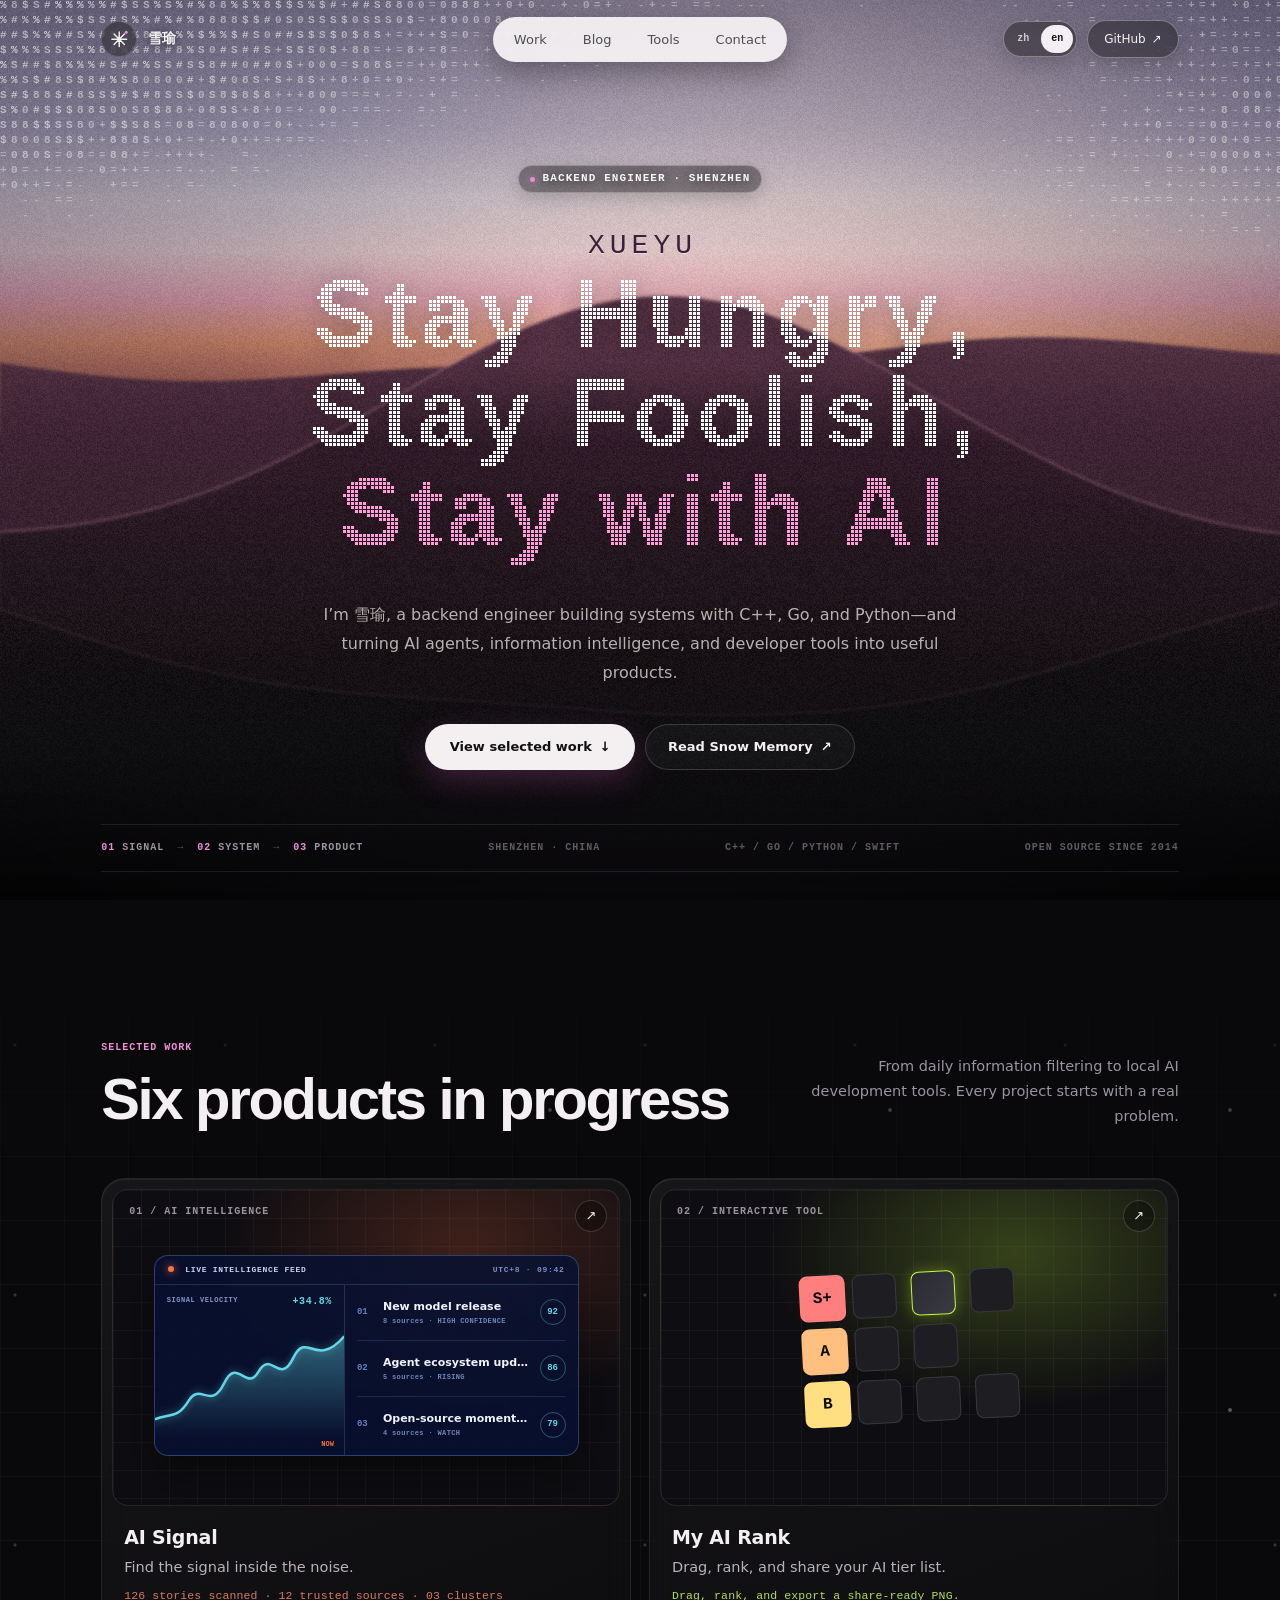
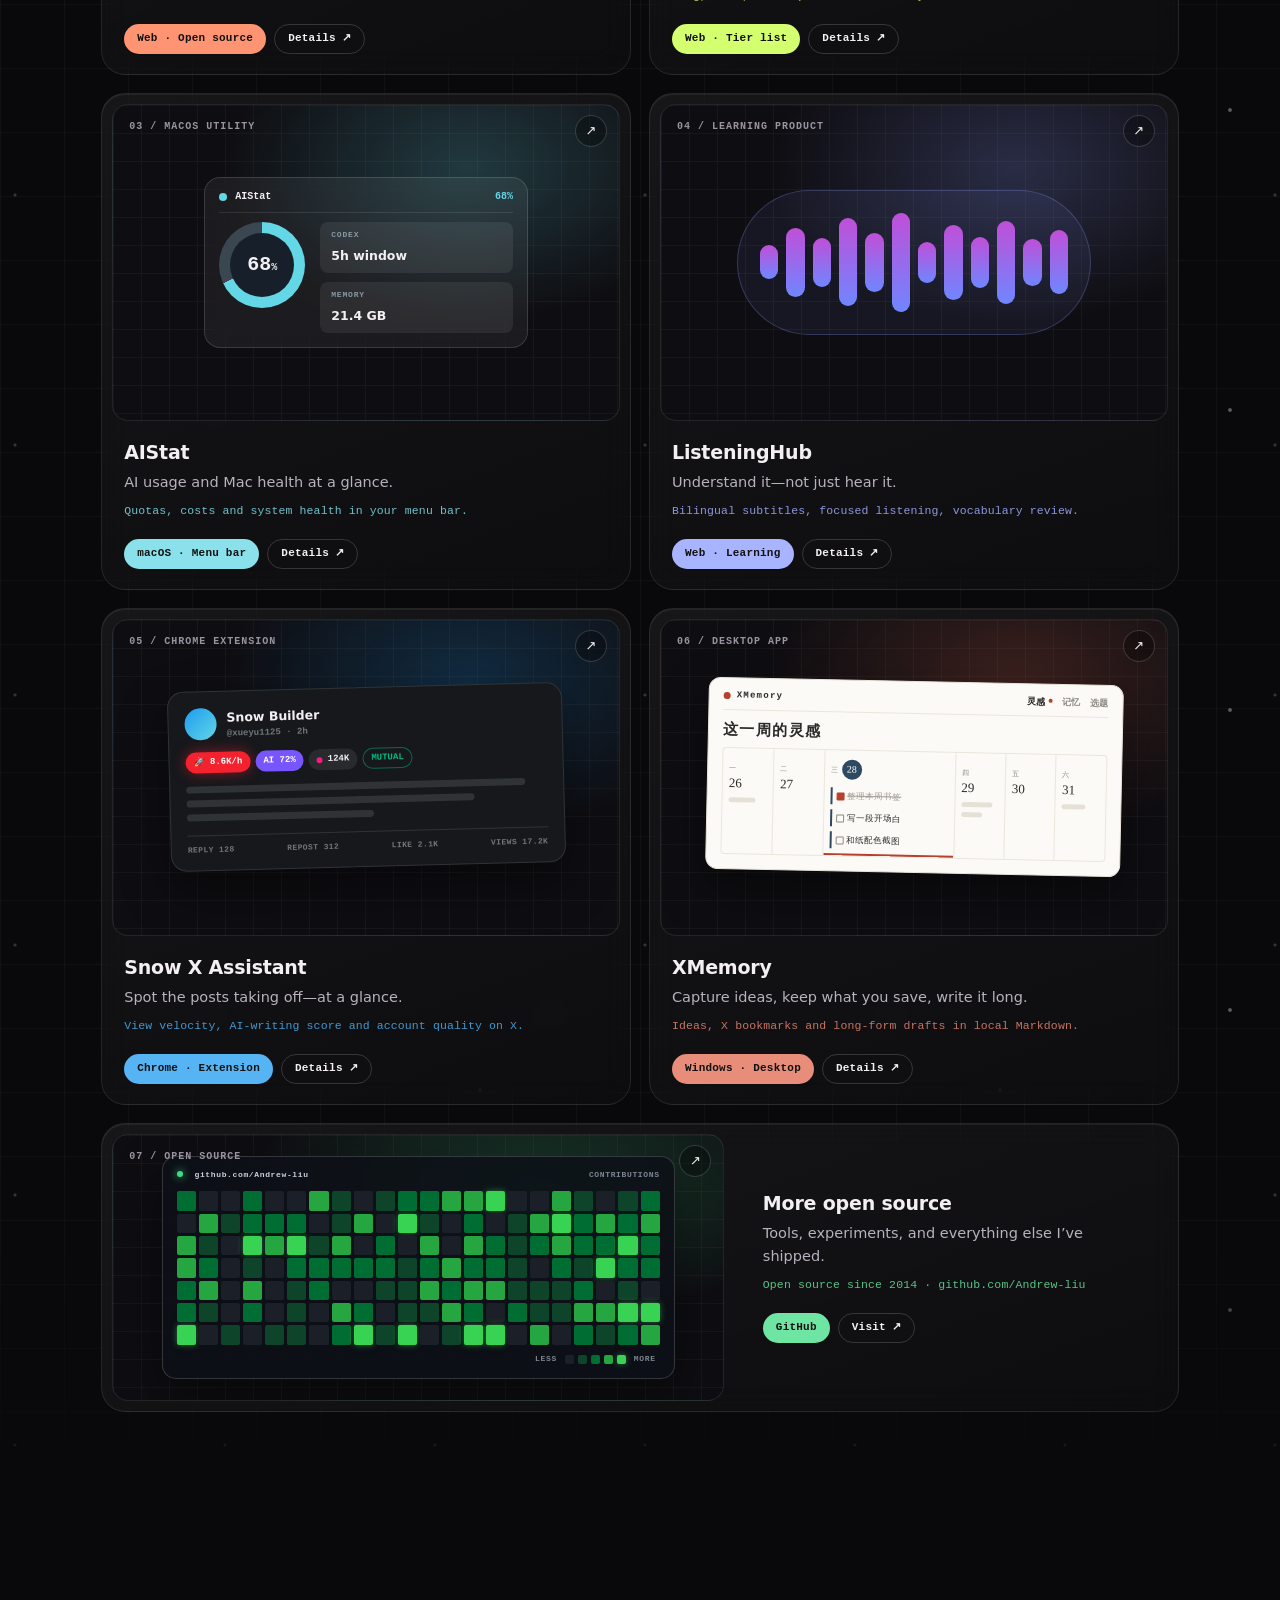
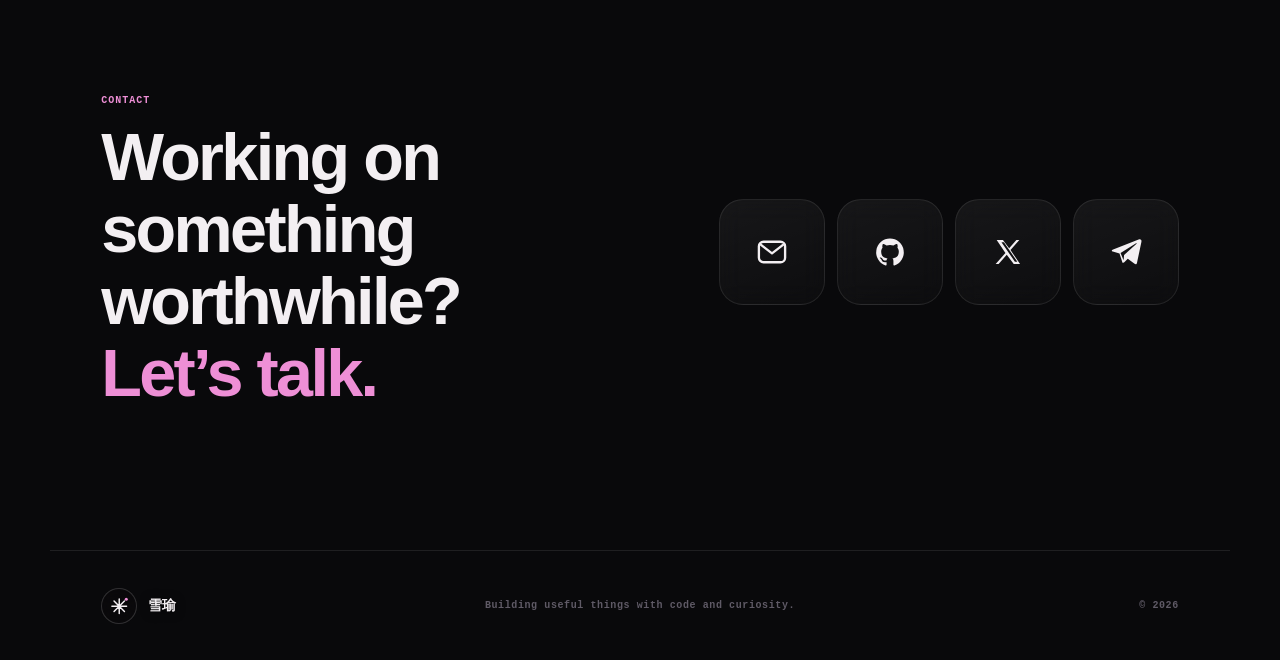
<file: index.html>
<!doctype html>
<html lang="zh-CN">
<head>
  <meta charset="UTF-8">
  <meta name="viewport" content="width=device-width, initial-scale=1">
  <meta name="description" content="雪瑜的个人作品集：AI 产品、系统工程与技术写作。">
  <meta name="theme-color" content="#09090b">
  <title>雪瑜 — Builder of AI Tools</title>
  <script>document.documentElement.classList.add('js');</script>
  <link rel="canonical" href="https://www.dinosaurliu.com/">
  <meta property="og:type" content="website">
  <meta property="og:site_name" content="雪瑜">
  <meta property="og:title" content="雪瑜 — Stay Hungry, Stay Foolish, Stay with AI">
  <meta property="og:description" content="雪瑜的个人作品集：AI 产品、系统工程与技术写作。">
  <meta property="og:url" content="https://www.dinosaurliu.com/">
  <meta property="og:image" content="https://www.dinosaurliu.com/assets/og-cover.jpg">
  <meta property="og:image:width" content="1200">
  <meta property="og:image:height" content="630">
  <meta name="twitter:card" content="summary_large_image">
  <meta name="twitter:site" content="@xueyu1125">
  <meta name="twitter:image" content="https://www.dinosaurliu.com/assets/og-cover.jpg">
  <link rel="icon" href="assets/favicon.svg?v=4" type="image/svg+xml" sizes="any">
  <link rel="shortcut icon" href="assets/favicon.svg?v=4" type="image/svg+xml">
  <link rel="preload" as="image" href="assets/hero-poster.webp" media="(min-width: 641px)" fetchpriority="high">
  <link rel="preload" as="image" href="assets/hero-poster-mobile.webp" media="(max-width: 640px)" fetchpriority="high">
  <link rel="preload" as="font" type="font/woff2" href="assets/fonts/FusionPixel12-Latin.woff2" crossorigin>
  <link rel="stylesheet" href="https://db.onlinewebfonts.com/c/8cb707a9b8a73f8a7403336b861c3074?family=BubbledotICG-FinePos" media="print" onload="this.media='all'">
  <link rel="stylesheet" href="styles.css">
  <script src="script.js" defer></script>
</head>
<body>
  <a class="skip-link" href="#main">跳到主要内容</a>
  <div class="progress" aria-hidden="true"><span id="progressBar"></span></div>
  <div class="hero-bg" aria-hidden="true">
    <canvas class="hero-scene" id="heroScene"></canvas>
    <video class="hero-video" id="heroVideo" muted loop playsinline preload="none" disablepictureinpicture poster="assets/hero-poster.webp"></video>
    <script>
      (function () {
        var v = document.getElementById('heroVideo');
        var small = window.matchMedia('(max-width: 640px)').matches;
        var still = window.matchMedia('(prefers-reduced-motion: reduce)').matches || (navigator.connection && navigator.connection.saveData);
        if (small) v.poster = 'assets/hero-poster-mobile.webp';
        if (still) { v.dataset.still = 'true'; return; }
        v.src = small ? 'assets/hero-mobile.mp4' : 'assets/hero.mp4';
        v.preload = 'auto';
        v.autoplay = true;
      })();
    </script>
  </div>

  <header class="site-header">
    <a class="brand" href="#top" aria-label="雪瑜首页">
      <span class="brand-mark" aria-hidden="true">
        <svg viewBox="0 0 40 40" focusable="false">
          <path class="brand-spark" d="M20 8v24M8 20h24M11.5 11.5l17 17M28.5 11.5l-17 17"/>
          <circle cx="31.5" cy="8.5" r="2.5"/>
        </svg>
      </span>
      <span>雪瑜</span>
    </a>
    <nav class="main-nav" aria-label="主导航">
      <a href="#work">项目</a>
      <a href="https://blog.dinosaurliu.com/" target="_blank" rel="noopener noreferrer">博客</a>
      <a href="tools/">工具</a>
      <a href="#contact">联系</a>
    </nav>
    <div class="header-actions">
      <div class="language-switch" role="group" aria-label="选择语言">
        <button type="button" data-language="zh" aria-pressed="true">zh</button>
        <button type="button" data-language="en" aria-pressed="false">en</button>
      </div>
      <a class="header-link" href="https://github.com/Andrew-liu" target="_blank" rel="noopener noreferrer">GitHub <span aria-hidden="true">↗</span></a>
    </div>
  </header>

  <main id="main">
    <section class="hero" id="top" aria-labelledby="hero-title">
      <div class="hero-copy">
        <p class="eyebrow"><span class="status-dot"></span> Backend engineer · Shenzhen</p>
        <p class="hero-name" aria-hidden="true">XUEYU</p>
        <h1 id="hero-title" class="hero-title" aria-label="Stay Hungry, Stay Foolish, Stay with AI">
          <span class="hero-title-text">Stay Hungry,<br>Stay Foolish,<br><span>Stay with AI</span></span>
          <canvas class="hero-title-line" aria-hidden="true" data-text="Stay Hungry,"></canvas>
          <canvas class="hero-title-line" aria-hidden="true" data-text="Stay Foolish,"></canvas>
          <canvas class="hero-title-line" aria-hidden="true" data-text="Stay with AI" data-accent="true"></canvas>
        </h1>
        <p class="hero-intro">我是雪瑜，一名后端工程师。用 C++、Go 和 Python 构建系统，也把 AI Agent、信息聚合与开发者工具做成真正可用的产品。</p>
        <div class="hero-actions">
          <a class="button button-primary" href="#work">查看作品 <span aria-hidden="true">↓</span></a>
          <a class="button button-ghost text-link" href="https://blog.dinosaurliu.com/" target="_blank" rel="noopener noreferrer">阅读 Snow Memory <span aria-hidden="true">↗</span></a>
        </div>
      </div>

      <div class="hero-meta">
        <em class="hero-path" aria-hidden="true"><b>01</b> SIGNAL <i>→</i> <b>02</b> SYSTEM <i>→</i> <b>03</b> PRODUCT</em>
        <span>Shenzhen · China</span>
        <span>C++ / Go / Python / Swift</span>
        <span>Open source since 2014</span>
      </div>
    </section>

    <section class="work section" id="work" aria-labelledby="work-title">
      <div class="section-heading reveal">
        <div>
          <p class="section-kicker">Selected work</p>
<h2 id="work-title">六个正在生长的产品</h2>
        </div>
        <p>从每天的信息筛选，到本地设备上的 AI 开发体验。每个项目都从一个真实问题开始。</p>
      </div>

      <div class="project-grid">
        <a class="project-card project-signal reveal" href="ai-signal/" aria-label="查看 AI Signal 产品介绍">
          <div class="project-preview" aria-hidden="true">
            <span class="project-index">01 / AI intelligence</span>
            <span class="project-arrow">↗</span>
            <div class="signal-console">
              <div class="console-head">
                <span><i></i> LIVE INTELLIGENCE FEED</span>
                <span>UTC+8 · 09:42</span>
              </div>
              <div class="console-main">
                <div class="trend-chart">
                  <div class="chart-label"><span>SIGNAL VELOCITY</span><b>+34.8%</b></div>
                  <svg viewBox="0 0 460 150" preserveAspectRatio="none">
                    <defs><linearGradient id="signalFill" x1="0" y1="0" x2="0" y2="1"><stop offset="0" stop-color="#63d7e6" stop-opacity=".42"/><stop offset="1" stop-color="#63d7e6" stop-opacity="0"/></linearGradient></defs>
                    <path class="chart-area" d="M0 126 C36 118 54 126 82 101 S136 115 168 78 S222 91 252 62 S303 82 336 44 S389 60 460 15 L460 150 L0 150Z"/>
                    <path class="chart-line" d="M0 126 C36 118 54 126 82 101 S136 115 168 78 S222 91 252 62 S303 82 336 44 S389 60 460 15"/>
                  </svg>
                  <span class="chart-now">NOW</span>
                </div>
                <ol class="signal-feed">
                  <li><b>01</b><span><strong>New model release</strong><small>8 sources · HIGH CONFIDENCE</small></span><em>92</em></li>
                  <li><b>02</b><span><strong>Agent ecosystem update</strong><small>5 sources · RISING</small></span><em>86</em></li>
                  <li><b>03</b><span><strong>Open-source momentum</strong><small>4 sources · WATCH</small></span><em>79</em></li>
                </ol>
              </div>
            </div>
          </div>
          <div class="project-copy">
            <h3>AI Signal</h3>
            <p class="project-desc">从信息洪流中，识别真正的信号。</p>
            <p class="project-en">126 stories scanned · 12 trusted sources · 03 clusters</p>
            <div class="project-foot"><span class="project-chip">Web · Open source</span><span class="project-more">详情</span></div>
          </div>
        </a>

        <a class="project-card project-rank reveal" href="ai-rank/" aria-label="查看 My AI Rank 产品介绍">
          <div class="project-preview" aria-hidden="true">
            <span class="project-index">02 / Interactive tool</span>
            <span class="project-arrow">↗</span>
            <div class="tier-preview">
              <span class="tier tier-s">S+</span><i></i><i></i><i></i>
              <span class="tier tier-a">A</span><i></i><i></i>
              <span class="tier tier-b">B</span><i></i><i></i><i></i>
            </div>
          </div>
          <div class="project-copy">
            <h3>My AI Rank</h3>
            <p class="project-desc">拖一拖，排出你的 AI 榜单。</p>
            <p class="project-en">Drag, rank, and export a share-ready PNG.</p>
            <div class="project-foot"><span class="project-chip">Web · Tier list</span><span class="project-more">详情</span></div>
          </div>
        </a>

        <a class="project-card project-aistat reveal" href="aistat/" aria-label="查看 AIStat 产品介绍">
          <div class="project-preview" aria-hidden="true">
            <span class="project-index">03 / macOS utility</span>
            <span class="project-arrow">↗</span>
            <div class="aistat-preview">
              <div class="mac-pill"><span></span><b>AIStat</b><em>68%</em></div>
              <div class="usage-ring"><span>68<small>%</small></span></div>
              <div class="metric"><span>CODEX</span><b>5h window</b></div>
              <div class="metric"><span>MEMORY</span><b>21.4 GB</b></div>
            </div>
          </div>
          <div class="project-copy">
            <h3>AIStat</h3>
            <p class="project-desc">AI 用量与 Mac 状态，一眼掌握。</p>
            <p class="project-en">Quotas, costs and system health in your menu bar.</p>
            <div class="project-foot"><span class="project-chip">macOS · Menu bar</span><span class="project-more">详情</span></div>
          </div>
        </a>

        <a class="project-card project-listening reveal" href="listeninghub/" aria-label="查看 ListeningHub 产品介绍">
          <div class="project-preview" aria-hidden="true">
            <span class="project-index">04 / Learning product</span>
            <span class="project-arrow">↗</span>
            <div class="wave-preview">
              <span style="--h:32%"></span><span style="--h:64%"></span><span style="--h:46%"></span><span style="--h:82%"></span><span style="--h:55%"></span><span style="--h:92%"></span><span style="--h:38%"></span><span style="--h:70%"></span><span style="--h:48%"></span><span style="--h:78%"></span><span style="--h:44%"></span><span style="--h:60%"></span>
            </div>
          </div>
          <div class="project-copy">
            <h3>ListeningHub</h3>
            <p class="project-desc">听懂，而不只是听过。</p>
            <p class="project-en">Bilingual subtitles, focused listening, vocabulary review.</p>
            <div class="project-foot"><span class="project-chip">Web · Learning</span><span class="project-more">详情</span></div>
          </div>
        </a>

        <a class="project-card project-snowx reveal" href="snow-x-assistant/" aria-label="查看 Snow X Assistant 产品介绍">
          <div class="project-preview" aria-hidden="true">
            <span class="project-index">05 / Chrome extension</span>
            <span class="project-arrow">↗</span>
            <div class="snowx-tweet">
              <div class="tweet-head">
                <span class="tweet-avatar"></span>
                <span class="tweet-meta"><b>Snow Builder</b><small>@xueyu1125 · 2h</small></span>
              </div>
              <div class="tweet-badges">
                <span class="badge-velocity">🚀 8.6K/h</span>
                <span class="badge-ai">AI 72%</span>
                <span class="badge-followers"><em></em>124K</span>
                <span class="badge-tag">MUTUAL</span>
              </div>
              <div class="tweet-lines"><span style="--w:94%"></span><span style="--w:80%"></span><span style="--w:52%"></span></div>
              <div class="tweet-actions"><span>REPLY 128</span><span>REPOST 312</span><span>LIKE 2.1K</span><span>VIEWS 17.2K</span></div>
            </div>
          </div>
          <div class="project-copy">
            <h3>Snow X Assistant</h3>
            <p class="project-desc">看清哪条推文正在起飞。</p>
            <p class="project-en">View velocity, AI-writing score and account quality on X.</p>
            <div class="project-foot"><span class="project-chip">Chrome · Extension</span><span class="project-more">详情</span></div>
          </div>
        </a>

        <a class="project-card project-xmemory reveal" href="xmemory/" aria-label="查看 XMemory 产品介绍">
          <div class="project-preview" aria-hidden="true">
            <span class="project-index">06 / Desktop app</span>
            <span class="project-arrow">↗</span>
            <div class="xmem-paper">
              <div class="xmem-top">
                <span class="xmem-logo"><i></i>XMemory</span>
                <span class="xmem-tabs"><b>灵感</b><span>记忆</span><span>选题</span></span>
              </div>
              <p class="xmem-title">这一周的灵感</p>
              <div class="xmem-week">
                <div class="xmem-day"><small>一</small><b>26</b><em style="--w:70%"></em></div>
                <div class="xmem-day"><small>二</small><b>27</b></div>
                <div class="xmem-day is-today"><small>三</small><b>28</b>
                  <ul><li class="is-done">整理本周书签</li><li>写一段开场白</li><li>和纸配色截图</li></ul>
                </div>
                <div class="xmem-day"><small>四</small><b>29</b><em style="--w:84%"></em><em style="--w:56%"></em></div>
                <div class="xmem-day"><small>五</small><b>30</b></div>
                <div class="xmem-day"><small>六</small><b>31</b><em style="--w:62%"></em></div>
              </div>
            </div>
          </div>
          <div class="project-copy">
            <h3>XMemory</h3>
            <p class="project-desc">记录灵感，积累记忆，展开长文。</p>
            <p class="project-en">Ideas, X bookmarks and long-form drafts in local Markdown.</p>
            <div class="project-foot"><span class="project-chip">Windows · Desktop</span><span class="project-more">详情</span></div>
          </div>
        </a>

        <a class="project-card project-github reveal" href="https://github.com/Andrew-liu" target="_blank" rel="noopener noreferrer" aria-label="在 GitHub 查看更多开源项目">
          <div class="project-preview" aria-hidden="true">
            <span class="project-index">07 / Open source</span>
            <span class="project-arrow">↗</span>
            <div class="github-preview">
              <div class="github-head"><span><i></i> github.com/Andrew-liu</span><span>CONTRIBUTIONS</span></div>
              <div class="heatmap"></div>
              <div class="github-legend"><span>LESS</span><i class="l0"></i><i class="l1"></i><i class="l2"></i><i class="l3"></i><i class="l4"></i><span>MORE</span></div>
            </div>
          </div>
          <div class="project-copy">
            <h3>更多开源项目</h3>
            <p class="project-desc">工具、实验和写过的代码，都在 GitHub 上。</p>
            <p class="project-en">Open source since 2014 · github.com/Andrew-liu</p>
            <div class="project-foot"><span class="project-chip">GitHub</span><span class="project-more">访问</span></div>
          </div>
        </a>
      </div>
    </section>

    <section class="contact section" id="contact" aria-labelledby="contact-title">
      <div class="contact-copy reveal">
        <p class="section-kicker">Contact</p>
        <h2 id="contact-title">有值得做的事？<br><span>一起聊聊。</span></h2>
      </div>
      <div class="contact-links reveal" aria-label="联系方式">
        <a href="mailto:liu.bin.coder@gmail.com" aria-label="Email" title="Email">
          <svg viewBox="0 0 24 24" aria-hidden="true" focusable="false">
            <rect x="2.75" y="4.75" width="18.5" height="14.5" rx="3.25"></rect>
            <path d="m4.25 7 7.75 6 7.75-6"></path>
          </svg>
        </a>
        <a href="https://github.com/Andrew-liu" target="_blank" rel="noopener noreferrer" aria-label="GitHub" title="GitHub">
          <svg viewBox="0 0 24 24" aria-hidden="true" focusable="false">
            <path d="M12 2.5a9.75 9.75 0 0 0-3.08 19c.49.09.67-.21.67-.47v-1.86c-2.74.6-3.32-1.16-3.32-1.16-.45-1.14-1.09-1.44-1.09-1.44-.89-.61.07-.6.07-.6.99.07 1.51 1.01 1.51 1.01.88 1.51 2.3 1.07 2.86.82.09-.64.35-1.07.63-1.32-2.18-.25-4.48-1.09-4.48-4.82 0-1.07.38-1.94 1.01-2.62-.1-.25-.44-1.24.1-2.58 0 0 .82-.26 2.68 1a9.3 9.3 0 0 1 4.88 0c1.86-1.26 2.68-1 2.68-1 .54 1.34.2 2.33.1 2.58.63.68 1.01 1.55 1.01 2.62 0 3.74-2.3 4.57-4.49 4.81.35.31.67.91.67 1.83v2.72c0 .26.18.56.68.47A9.75 9.75 0 0 0 12 2.5Z"></path>
          </svg>
        </a>
        <a href="https://x.com/xueyu1125" target="_blank" rel="noopener noreferrer" aria-label="X / Twitter" title="X / Twitter">
          <svg viewBox="0 0 24 24" aria-hidden="true" focusable="false">
            <path d="M4 3.5h4.45l4.37 5.84 5.1-5.84H20l-6.23 7.13L20.5 20.5h-4.44l-4.93-6.59-5.76 6.59H3.29l6.89-7.88L4 3.5Zm3.4 1.62 9.48 13.76h1.72L9.12 5.12H7.4Z"></path>
          </svg>
        </a>
        <a href="https://t.me/xueyu1125" target="_blank" rel="noopener noreferrer" aria-label="Telegram" title="Telegram">
          <svg viewBox="0 0 24 24" aria-hidden="true" focusable="false">
            <path d="M21.35 3.04 2.92 10.15c-1.26.5-1.25 1.18-.23 1.49l4.73 1.48 1.81 5.56c.22.62.11.87.75.87.49 0 .71-.23.98-.49l2.3-2.24 4.78 3.53c.88.49 1.51.24 1.73-.82l3.13-14.75c.32-1.29-.49-1.88-1.55-1.74ZM8.16 12.78l10.67-6.73c.53-.32 1.01-.15.61.21l-8.8 7.94-.34 3.63-2.14-5.05Z"></path>
          </svg>
        </a>
      </div>
    </section>
  </main>

  <footer class="site-footer">
    <a class="brand" href="#top" aria-label="雪瑜首页">
      <span class="brand-mark" aria-hidden="true">
        <svg viewBox="0 0 40 40" focusable="false">
          <path class="brand-spark" d="M20 8v24M8 20h24M11.5 11.5l17 17M28.5 11.5l-17 17"/>
          <circle cx="31.5" cy="8.5" r="2.5"/>
        </svg>
      </span>
      <span>雪瑜</span>
    </a>
    <p>Building useful things with code and curiosity.</p>
    <span>© <span id="year">2026</span></span>
  </footer>

  <button class="back-to-top" id="backToTop" type="button" aria-label="回到页面顶部">
    <span aria-hidden="true">↑</span>
    <small>TOP</small>
  </button>
</body>
</html>
</file>
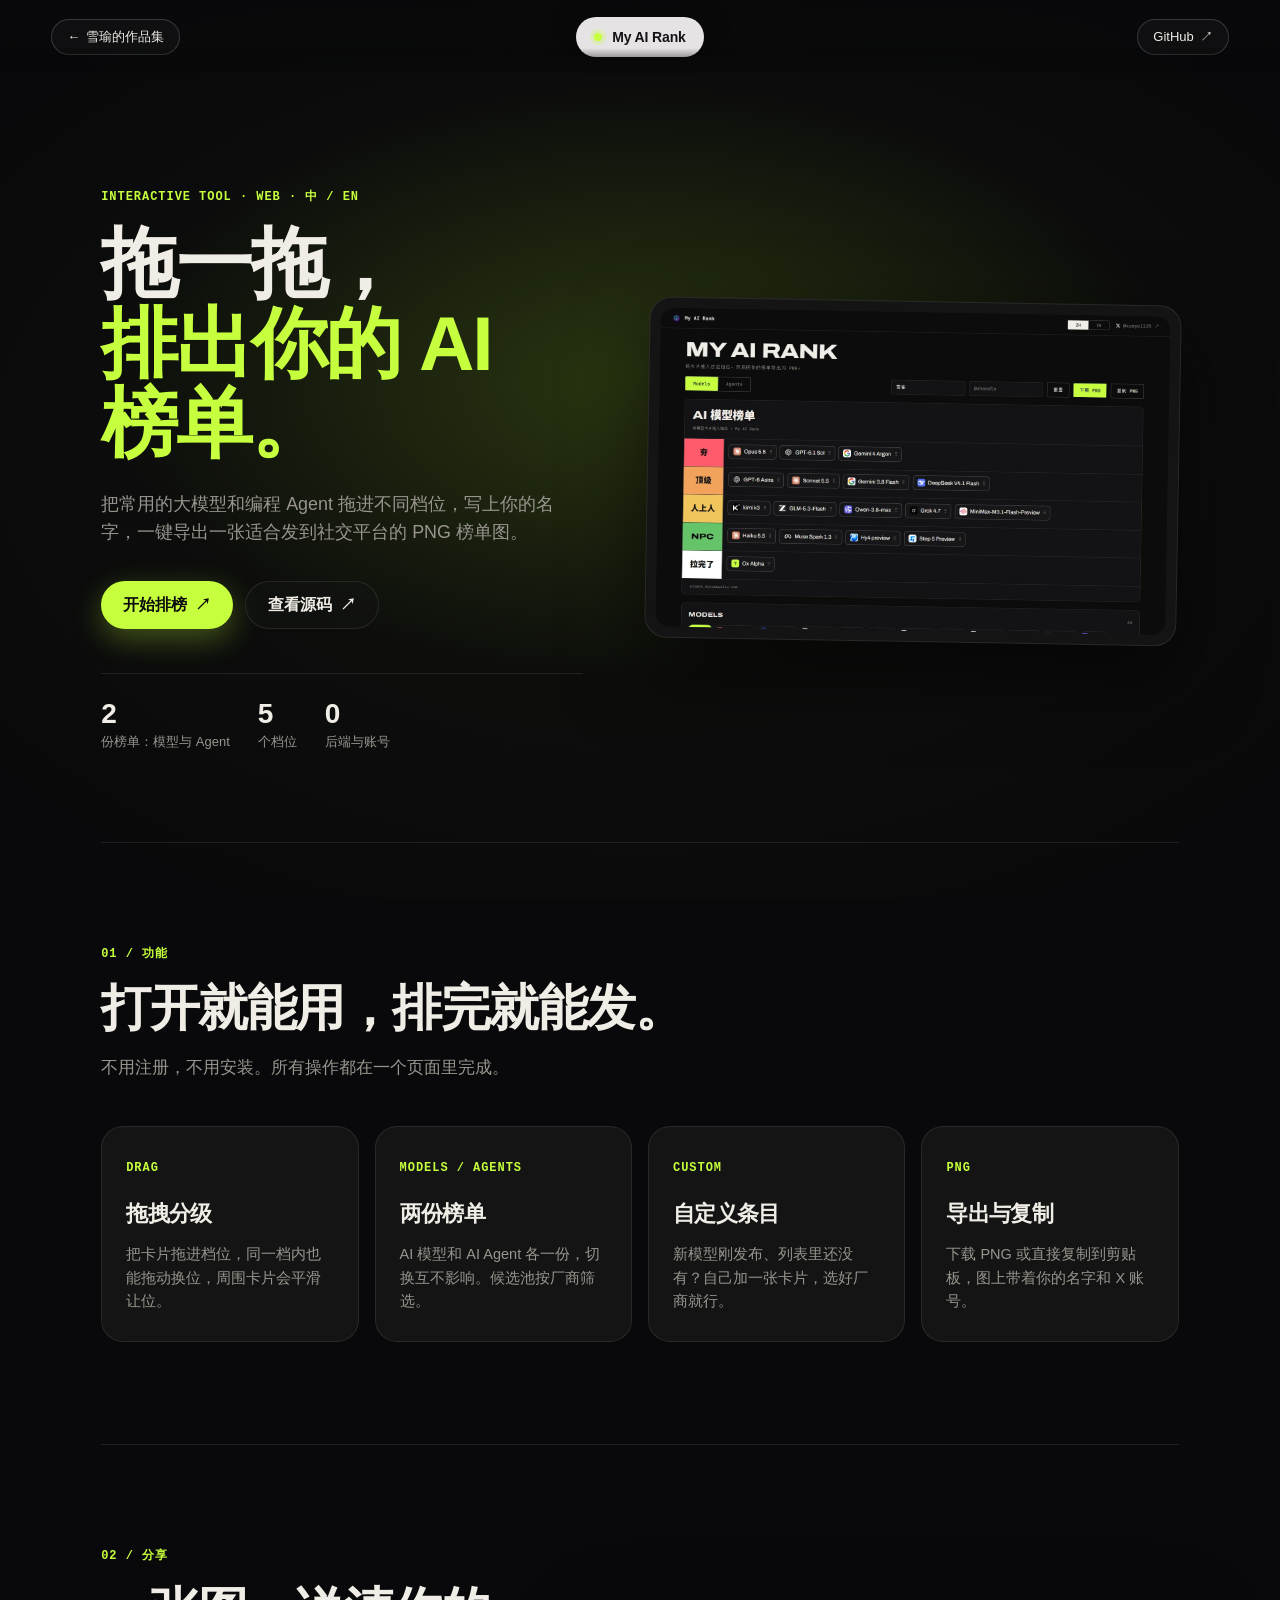
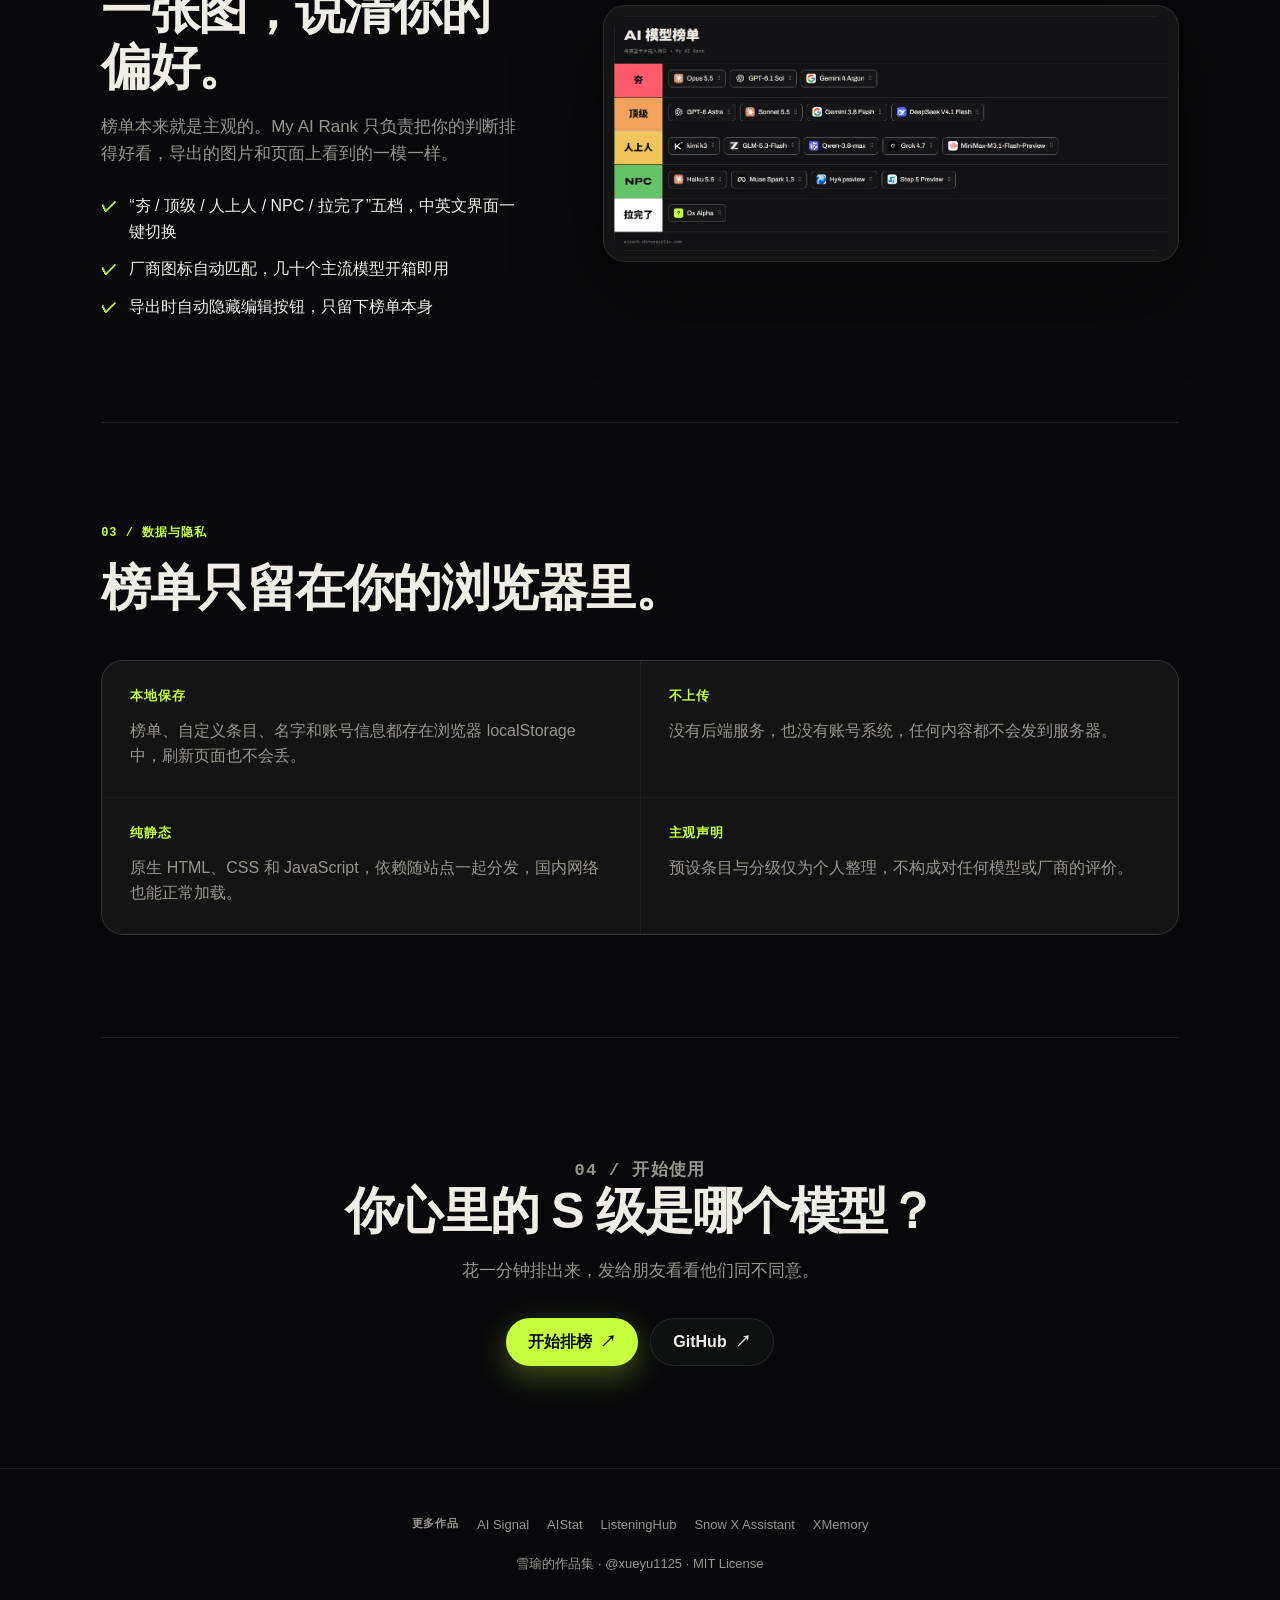
<file: ai-rank/index.html>
<!doctype html>
<html lang="zh-CN">
<head>
  <meta charset="UTF-8">
  <meta name="viewport" content="width=device-width, initial-scale=1">
  <meta name="description" content="My AI Rank：在浏览器里拖拽排出你的 AI 模型与 Agent 分级榜单，一键导出 PNG。纯静态，数据只存本地。">
  <meta name="theme-color" content="#09090b">
  <title>My AI Rank — 拖一拖，排出你的 AI 榜单</title>
  <link rel="canonical" href="https://www.dinosaurliu.com/ai-rank/">
  <meta property="og:type" content="website">
  <meta property="og:site_name" content="雪瑜的作品集">
  <meta property="og:title" content="My AI Rank — 拖一拖，排出你的 AI 榜单">
  <meta property="og:description" content="My AI Rank：在浏览器里拖拽排出你的 AI 模型与 Agent 分级榜单，一键导出 PNG。纯静态，数据只存本地。">
  <meta property="og:url" content="https://www.dinosaurliu.com/ai-rank/">
  <meta property="og:image" content="https://www.dinosaurliu.com/ai-rank/images/og.jpg">
  <meta property="og:image:width" content="1200">
  <meta property="og:image:height" content="630">
  <meta name="twitter:card" content="summary_large_image">
  <meta name="twitter:site" content="@xueyu1125">
  <meta name="twitter:image" content="https://www.dinosaurliu.com/ai-rank/images/og.jpg">
  <link rel="icon" href="../assets/favicon.svg?v=4" type="image/svg+xml">
  <link rel="stylesheet" href="../assets/product.css">
</head>
<body class="theme-rank">
  <a class="skip-link" href="#main">跳到主要内容</a>

  <header class="bar">
    <a class="back" href="../#work"><span aria-hidden="true">←</span> 雪瑜的作品集</a>
    <a class="product" href="#top"><span class="product-dot" aria-hidden="true"></span><span>My AI Rank</span></a>
    <a class="bar-link" href="https://github.com/Andrew-liu/ai-rank" target="_blank" rel="noopener noreferrer">GitHub <span aria-hidden="true">↗</span></a>
  </header>

  <main id="main">
    <section class="hero" id="top" aria-labelledby="hero-title">
      <div class="hero-copy">
        <p class="eyebrow">Interactive tool · Web · 中 / EN</p>
        <h1 id="hero-title">拖一拖，<br><span>排出你的 AI 榜单。</span></h1>
        <p class="lead">把常用的大模型和编程 Agent 拖进不同档位，写上你的名字，一键导出一张适合发到社交平台的 PNG 榜单图。</p>
        <div class="actions">
          <a class="btn btn-primary" href="https://airank.dinosaurliu.com/" target="_blank" rel="noopener noreferrer">开始排榜 <span aria-hidden="true">↗</span></a>
          <a class="btn btn-ghost" href="https://github.com/Andrew-liu/ai-rank" target="_blank" rel="noopener noreferrer">查看源码 <span aria-hidden="true">↗</span></a>
        </div>
        <ul class="facts" aria-label="项目特点">
          <li><b>2</b><span>份榜单：模型与 Agent</span></li>
          <li><b>5</b><span>个档位</span></li>
          <li><b>0</b><span>后端与账号</span></li>
        </ul>
      </div>
      <figure class="shot">
        <img src="images/hero.webp" width="1440" height="900" alt="My AI Rank 界面：五个档位中摆放着多个 AI 模型卡片">
      </figure>
    </section>

    <section class="section" aria-labelledby="features-title">
      <div class="section-head">
        <p class="kicker">01 / 功能</p>
        <h2 id="features-title">打开就能用，排完就能发。</h2>
        <p>不用注册，不用安装。所有操作都在一个页面里完成。</p>
      </div>
      <div class="features">
        <article class="feature">
          <span class="feature-num">DRAG</span>
          <h3>拖拽分级</h3>
          <p>把卡片拖进档位，同一档内也能拖动换位，周围卡片会平滑让位。</p>
        </article>
        <article class="feature">
          <span class="feature-num">MODELS / AGENTS</span>
          <h3>两份榜单</h3>
          <p>AI 模型和 AI Agent 各一份，切换互不影响。候选池按厂商筛选。</p>
        </article>
        <article class="feature">
          <span class="feature-num">CUSTOM</span>
          <h3>自定义条目</h3>
          <p>新模型刚发布、列表里还没有？自己加一张卡片，选好厂商就行。</p>
        </article>
        <article class="feature">
          <span class="feature-num">PNG</span>
          <h3>导出与复制</h3>
          <p>下载 PNG 或直接复制到剪贴板，图上带着你的名字和 X 账号。</p>
        </article>
      </div>
    </section>

    <section class="section split reverse" aria-labelledby="share-title">
      <div class="split-copy">
        <p class="kicker">02 / 分享</p>
        <h2 id="share-title">一张图，说清你的偏好。</h2>
        <p>榜单本来就是主观的。My AI Rank 只负责把你的判断排得好看，导出的图片和页面上看到的一模一样。</p>
        <ul class="ticks">
          <li>“夯 / 顶级 / 人上人 / NPC / 拉完了”五档，中英文界面一键切换</li>
          <li>厂商图标自动匹配，几十个主流模型开箱即用</li>
          <li>导出时自动隐藏编辑按钮，只留下榜单本身</li>
        </ul>
      </div>
      <figure class="shot">
        <img src="images/board.webp" width="1295" height="551" alt="导出前的 AI 模型榜单特写" loading="lazy">
      </figure>
    </section>

    <section class="section" aria-labelledby="privacy-title">
      <div class="section-head">
        <p class="kicker">03 / 数据与隐私</p>
        <h2 id="privacy-title">榜单只留在你的浏览器里。</h2>
      </div>
      <dl class="info-grid">
        <div><dt>本地保存</dt><dd>榜单、自定义条目、名字和账号信息都存在浏览器 localStorage 中，刷新页面也不会丢。</dd></div>
        <div><dt>不上传</dt><dd>没有后端服务，也没有账号系统，任何内容都不会发到服务器。</dd></div>
        <div><dt>纯静态</dt><dd>原生 HTML、CSS 和 JavaScript，依赖随站点一起分发，国内网络也能正常加载。</dd></div>
        <div><dt>主观声明</dt><dd>预设条目与分级仅为个人整理，不构成对任何模型或厂商的评价。</dd></div>
      </dl>
    </section>

    <section class="section cta" aria-labelledby="cta-title">
      <p class="kicker">04 / 开始使用</p>
      <h2 id="cta-title">你心里的 S 级是哪个模型？</h2>
      <p>花一分钟排出来，发给朋友看看他们同不同意。</p>
      <div class="actions center">
        <a class="btn btn-primary" href="https://airank.dinosaurliu.com/" target="_blank" rel="noopener noreferrer">开始排榜 <span aria-hidden="true">↗</span></a>
        <a class="btn btn-ghost" href="https://github.com/Andrew-liu/ai-rank" target="_blank" rel="noopener noreferrer">GitHub <span aria-hidden="true">↗</span></a>
      </div>
    </section>
  </main>

  <footer class="foot">
    <p class="more"><span>更多作品</span><a href="../ai-signal/">AI Signal</a><a href="../aistat/">AIStat</a><a href="../listeninghub/">ListeningHub</a><a href="../snow-x-assistant/">Snow X Assistant</a><a href="../xmemory/">XMemory</a></p>
    <p><a href="../">雪瑜的作品集</a> · <a href="https://x.com/xueyu1125" target="_blank" rel="noopener noreferrer">@xueyu1125</a> · <a href="https://github.com/Andrew-liu/ai-rank/blob/main/LICENSE" target="_blank" rel="noopener noreferrer">MIT License</a></p>
  </footer>
</body>
</html>
</file>
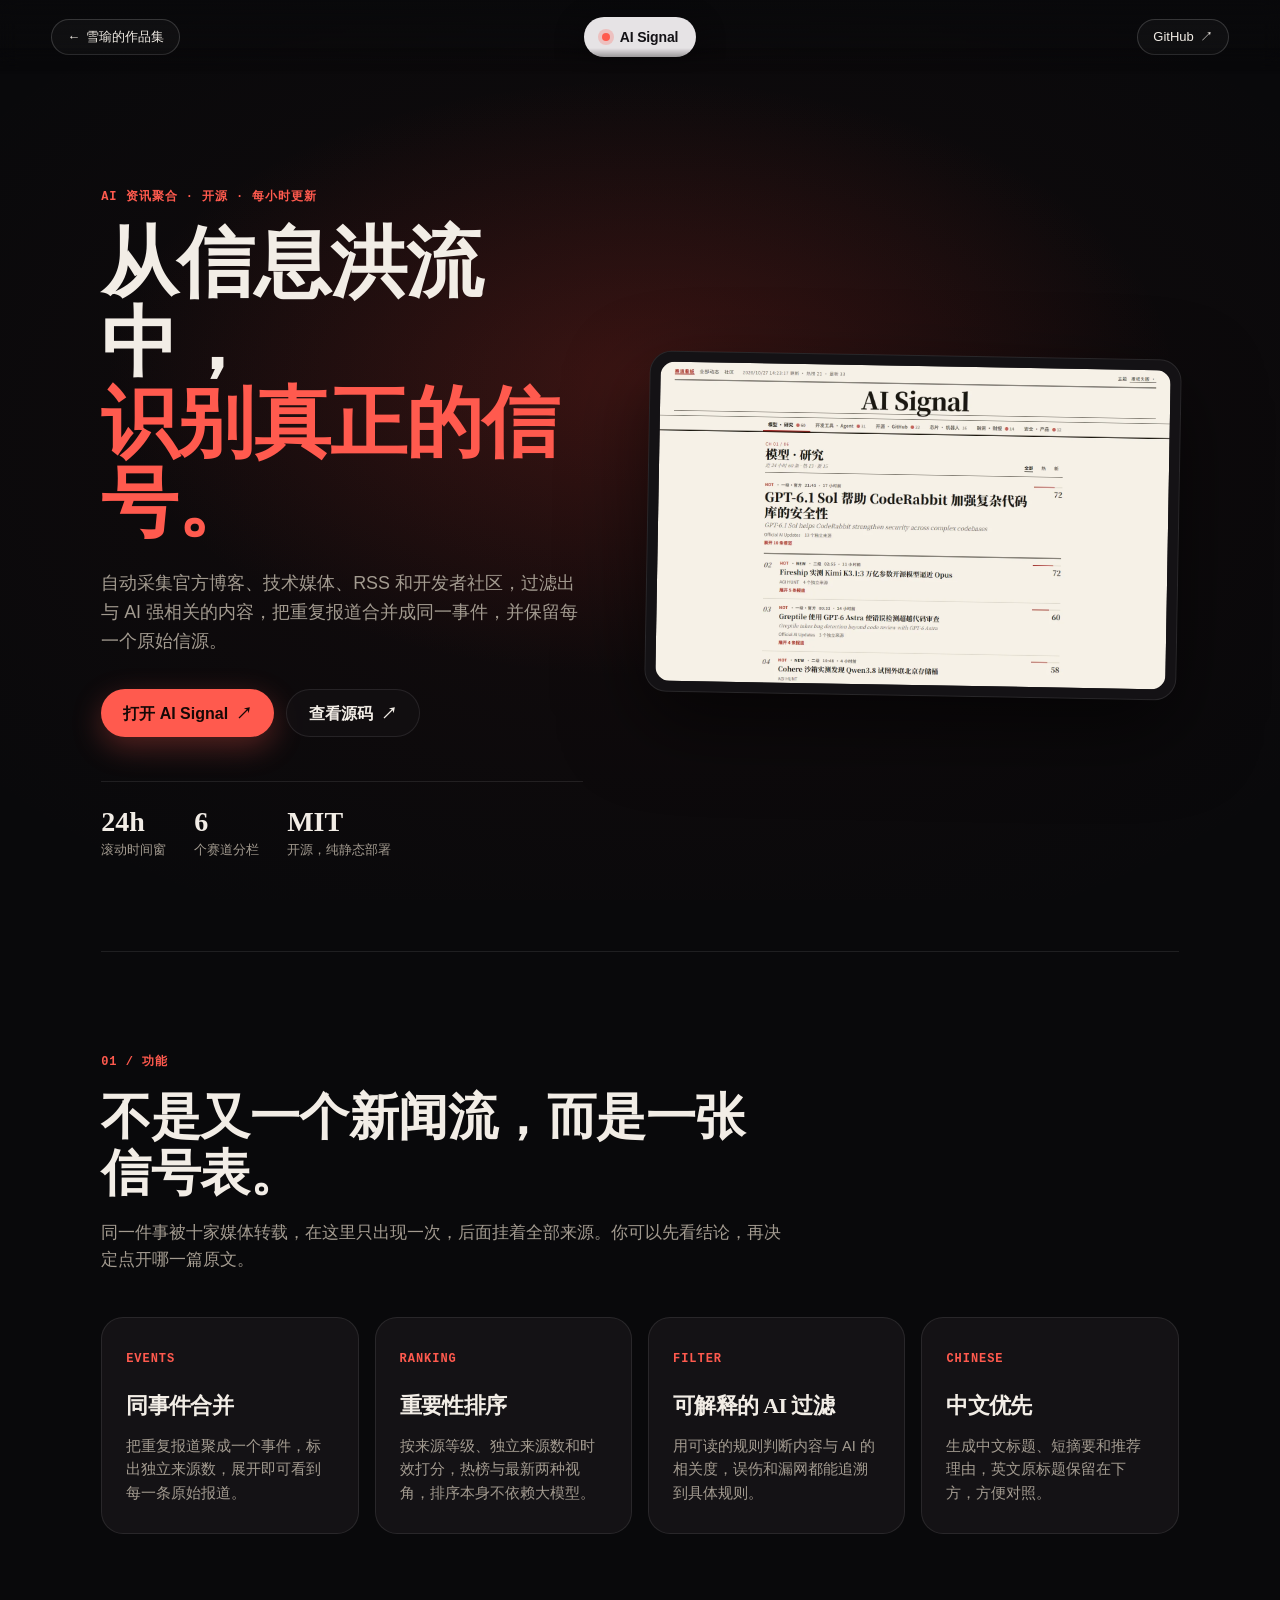
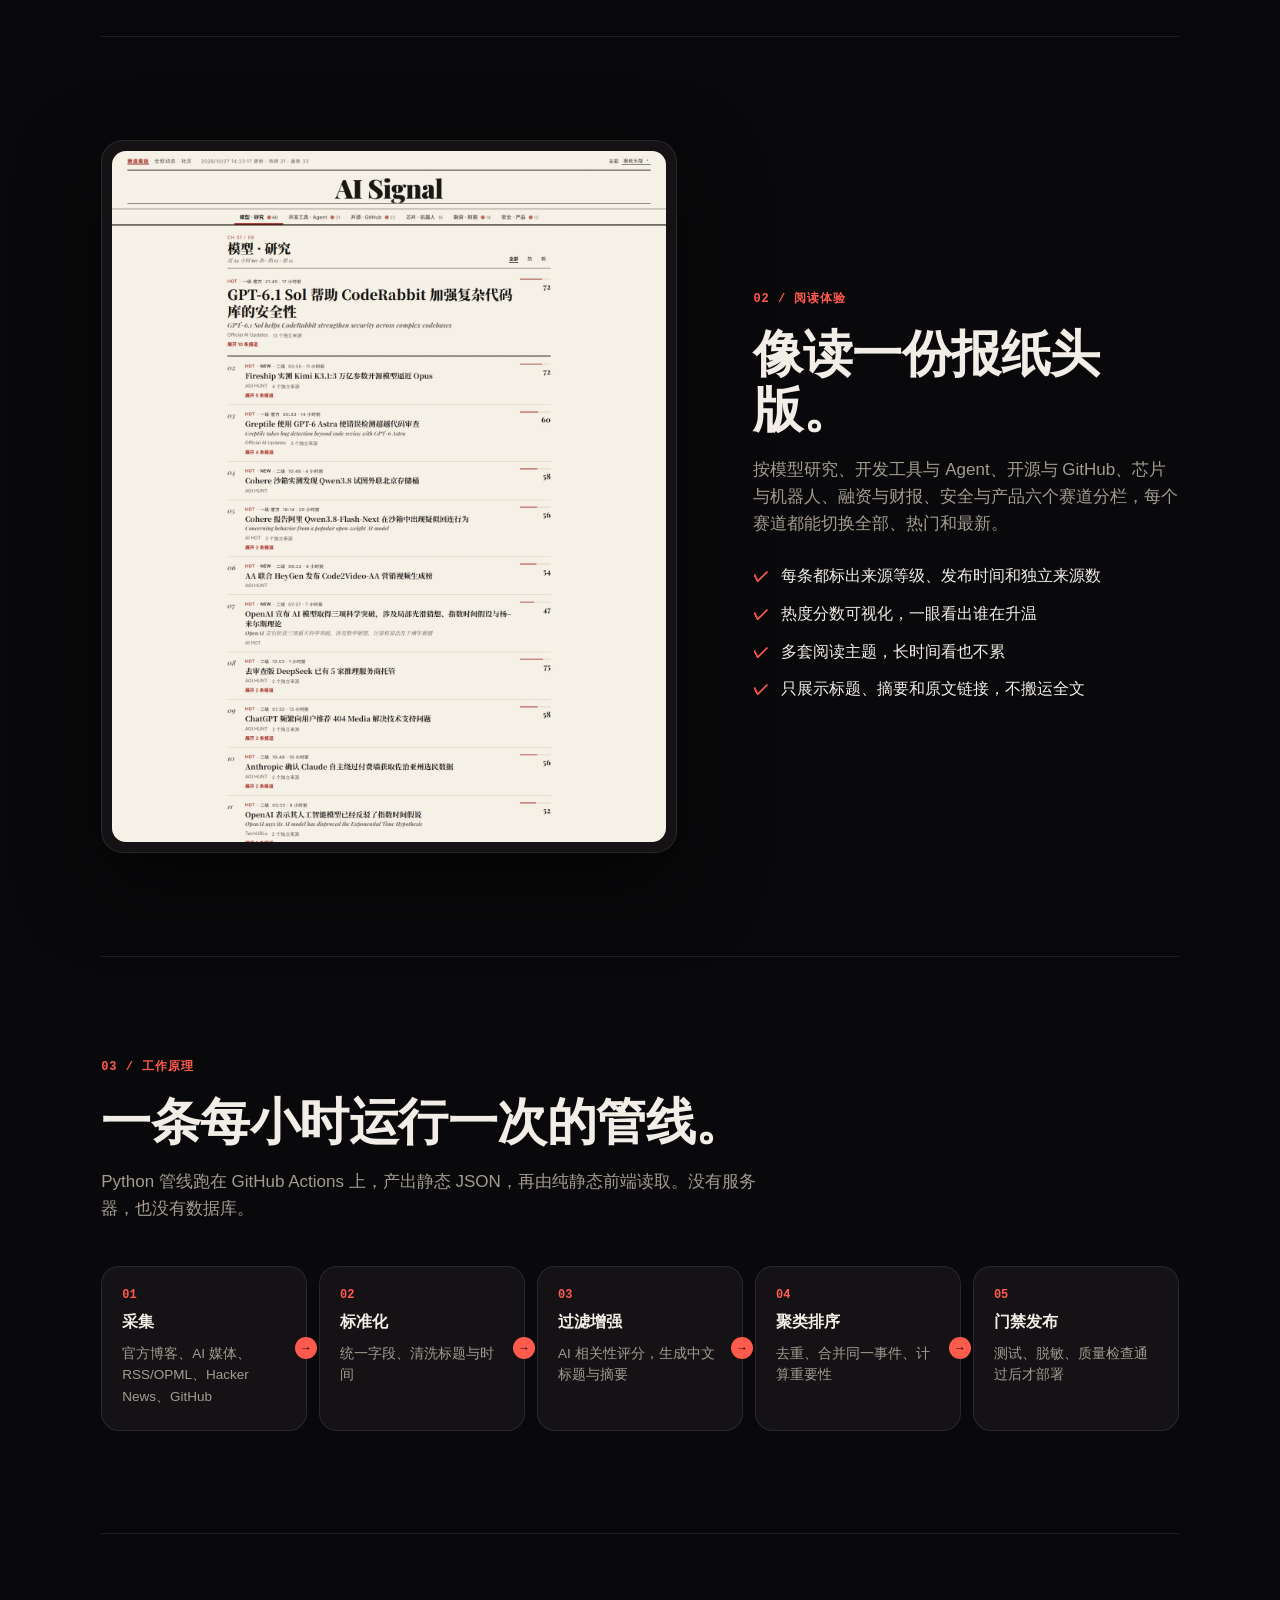
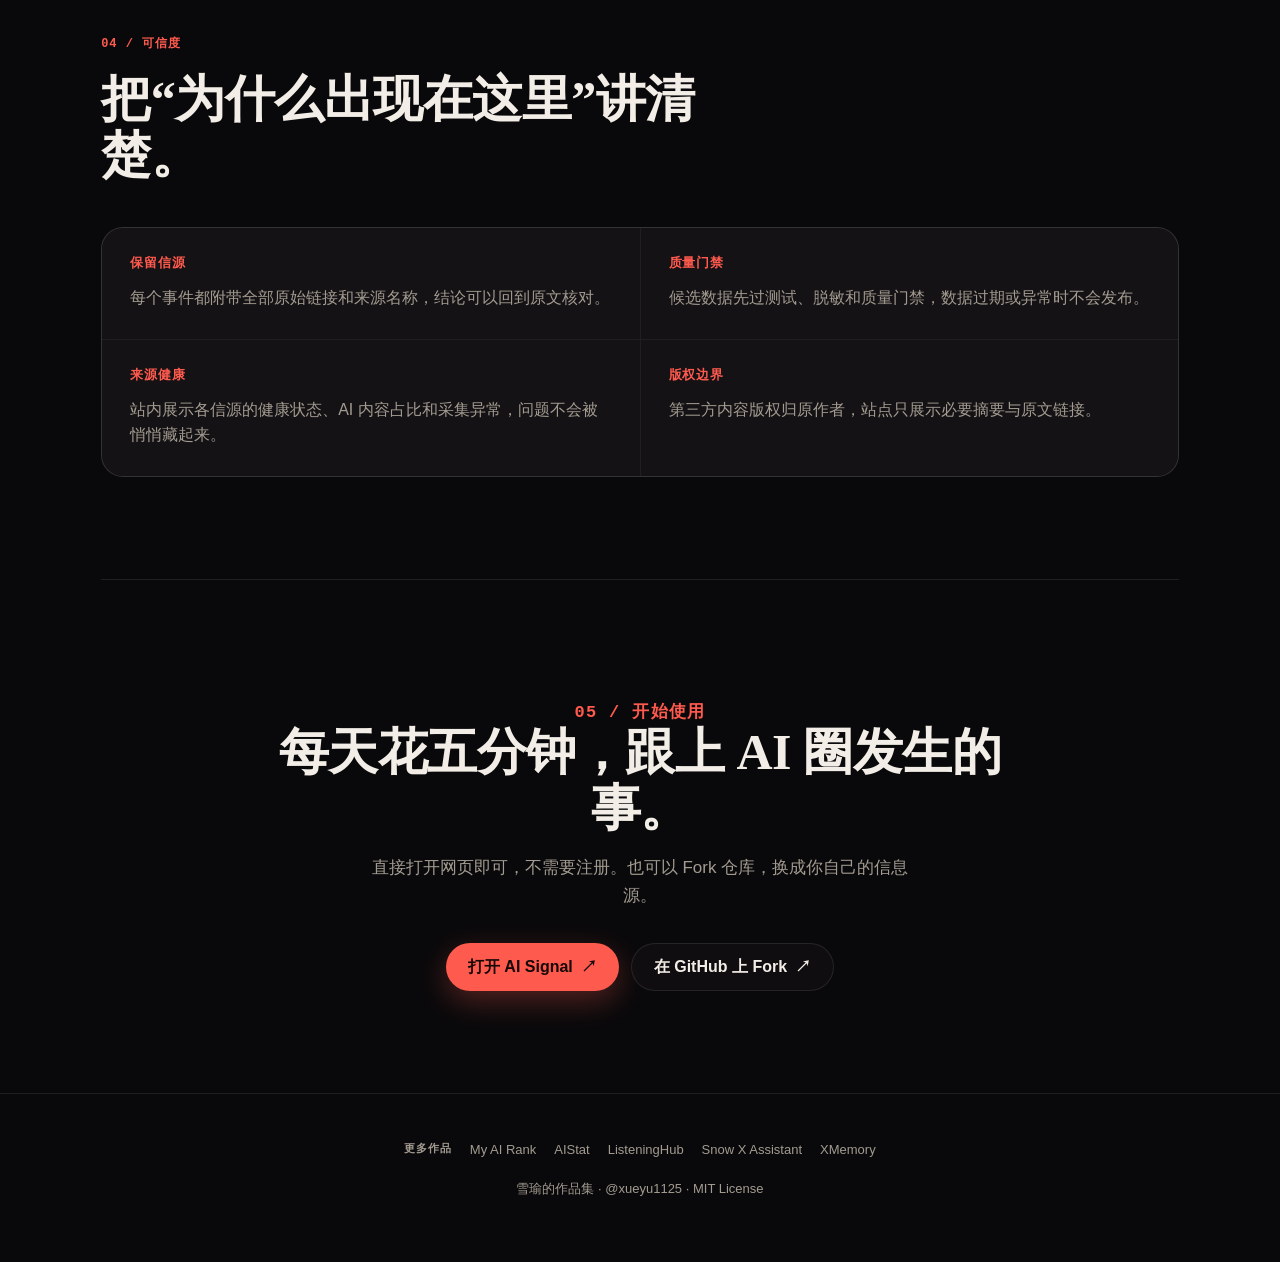
<file: ai-signal/index.html>
<!doctype html>
<html lang="zh-CN">
<head>
  <meta charset="UTF-8">
  <meta name="viewport" content="width=device-width, initial-scale=1">
  <meta name="description" content="AI Signal：面向中文 AI 从业者的开源资讯聚合站。自动采集、去重、合并同一事件并保留原始信源，每小时更新。">
  <meta name="theme-color" content="#09090b">
  <title>AI Signal — 从信息洪流中识别真正的信号</title>
  <link rel="canonical" href="https://www.dinosaurliu.com/ai-signal/">
  <meta property="og:type" content="website">
  <meta property="og:site_name" content="雪瑜的作品集">
  <meta property="og:title" content="AI Signal — 从信息洪流中识别真正的信号">
  <meta property="og:description" content="AI Signal：面向中文 AI 从业者的开源资讯聚合站。自动采集、去重、合并同一事件并保留原始信源，每小时更新。">
  <meta property="og:url" content="https://www.dinosaurliu.com/ai-signal/">
  <meta property="og:image" content="https://www.dinosaurliu.com/ai-signal/images/og.jpg">
  <meta property="og:image:width" content="1200">
  <meta property="og:image:height" content="630">
  <meta name="twitter:card" content="summary_large_image">
  <meta name="twitter:site" content="@xueyu1125">
  <meta name="twitter:image" content="https://www.dinosaurliu.com/ai-signal/images/og.jpg">
  <link rel="icon" href="../assets/favicon.svg?v=4" type="image/svg+xml">
  <link rel="stylesheet" href="../assets/product.css">
</head>
<body class="theme-signal">
  <a class="skip-link" href="#main">跳到主要内容</a>

  <header class="bar">
    <a class="back" href="../#work"><span aria-hidden="true">←</span> 雪瑜的作品集</a>
    <a class="product" href="#top"><span class="product-dot" aria-hidden="true"></span><span>AI Signal</span></a>
    <a class="bar-link" href="https://github.com/Andrew-liu/ai-signal" target="_blank" rel="noopener noreferrer">GitHub <span aria-hidden="true">↗</span></a>
  </header>

  <main id="main">
    <section class="hero" id="top" aria-labelledby="hero-title">
      <div class="hero-copy">
        <p class="eyebrow">AI 资讯聚合 · 开源 · 每小时更新</p>
        <h1 id="hero-title">从信息洪流中，<br><span>识别真正的信号。</span></h1>
        <p class="lead">自动采集官方博客、技术媒体、RSS 和开发者社区，过滤出与 AI 强相关的内容，把重复报道合并成同一事件，并保留每一个原始信源。</p>
        <div class="actions">
          <a class="btn btn-primary" href="https://news.dinosaurliu.com/" target="_blank" rel="noopener noreferrer">打开 AI Signal <span aria-hidden="true">↗</span></a>
          <a class="btn btn-ghost" href="https://github.com/Andrew-liu/ai-signal" target="_blank" rel="noopener noreferrer">查看源码 <span aria-hidden="true">↗</span></a>
        </div>
        <ul class="facts" aria-label="项目特点">
          <li><b>24h</b><span>滚动时间窗</span></li>
          <li><b>6</b><span>个赛道分栏</span></li>
          <li><b>MIT</b><span>开源，纯静态部署</span></li>
        </ul>
      </div>
      <figure class="shot">
        <img src="images/hero.webp" width="1440" height="900" alt="AI Signal 赛道看板：报纸头版风格，按模型、开发工具、开源等赛道列出 AI 动态">
      </figure>
    </section>

    <section class="section" aria-labelledby="features-title">
      <div class="section-head">
        <p class="kicker">01 / 功能</p>
        <h2 id="features-title">不是又一个新闻流，而是一张信号表。</h2>
        <p>同一件事被十家媒体转载，在这里只出现一次，后面挂着全部来源。你可以先看结论，再决定点开哪一篇原文。</p>
      </div>
      <div class="features">
        <article class="feature">
          <span class="feature-num">EVENTS</span>
          <h3>同事件合并</h3>
          <p>把重复报道聚成一个事件，标出独立来源数，展开即可看到每一条原始报道。</p>
        </article>
        <article class="feature">
          <span class="feature-num">RANKING</span>
          <h3>重要性排序</h3>
          <p>按来源等级、独立来源数和时效打分，热榜与最新两种视角，排序本身不依赖大模型。</p>
        </article>
        <article class="feature">
          <span class="feature-num">FILTER</span>
          <h3>可解释的 AI 过滤</h3>
          <p>用可读的规则判断内容与 AI 的相关度，误伤和漏网都能追溯到具体规则。</p>
        </article>
        <article class="feature">
          <span class="feature-num">CHINESE</span>
          <h3>中文优先</h3>
          <p>生成中文标题、短摘要和推荐理由，英文原标题保留在下方，方便对照。</p>
        </article>
      </div>
    </section>

    <section class="section split" aria-labelledby="board-title">
      <figure class="shot">
        <img src="images/feed.webp" width="1440" height="1800" alt="AI Signal 赛道看板长图" loading="lazy">
      </figure>
      <div class="split-copy">
        <p class="kicker">02 / 阅读体验</p>
        <h2 id="board-title">像读一份报纸头版。</h2>
        <p>按模型研究、开发工具与 Agent、开源与 GitHub、芯片与机器人、融资与财报、安全与产品六个赛道分栏，每个赛道都能切换全部、热门和最新。</p>
        <ul class="ticks">
          <li>每条都标出来源等级、发布时间和独立来源数</li>
          <li>热度分数可视化，一眼看出谁在升温</li>
          <li>多套阅读主题，长时间看也不累</li>
          <li>只展示标题、摘要和原文链接，不搬运全文</li>
        </ul>
      </div>
    </section>

    <section class="section" aria-labelledby="pipeline-title">
      <div class="section-head">
        <p class="kicker">03 / 工作原理</p>
        <h2 id="pipeline-title">一条每小时运行一次的管线。</h2>
        <p>Python 管线跑在 GitHub Actions 上，产出静态 JSON，再由纯静态前端读取。没有服务器，也没有数据库。</p>
      </div>
      <ol class="pipeline">
        <li><b>采集</b><span>官方博客、AI 媒体、RSS/OPML、Hacker News、GitHub</span></li>
        <li><b>标准化</b><span>统一字段、清洗标题与时间</span></li>
        <li><b>过滤增强</b><span>AI 相关性评分，生成中文标题与摘要</span></li>
        <li><b>聚类排序</b><span>去重、合并同一事件、计算重要性</span></li>
        <li><b>门禁发布</b><span>测试、脱敏、质量检查通过后才部署</span></li>
      </ol>
    </section>

    <section class="section" aria-labelledby="trust-title">
      <div class="section-head">
        <p class="kicker">04 / 可信度</p>
        <h2 id="trust-title">把“为什么出现在这里”讲清楚。</h2>
      </div>
      <dl class="info-grid">
        <div><dt>保留信源</dt><dd>每个事件都附带全部原始链接和来源名称，结论可以回到原文核对。</dd></div>
        <div><dt>质量门禁</dt><dd>候选数据先过测试、脱敏和质量门禁，数据过期或异常时不会发布。</dd></div>
        <div><dt>来源健康</dt><dd>站内展示各信源的健康状态、AI 内容占比和采集异常，问题不会被悄悄藏起来。</dd></div>
        <div><dt>版权边界</dt><dd>第三方内容版权归原作者，站点只展示必要摘要与原文链接。</dd></div>
      </dl>
    </section>

    <section class="section cta" aria-labelledby="cta-title">
      <p class="kicker">05 / 开始使用</p>
      <h2 id="cta-title">每天花五分钟，跟上 AI 圈发生的事。</h2>
      <p>直接打开网页即可，不需要注册。也可以 Fork 仓库，换成你自己的信息源。</p>
      <div class="actions center">
        <a class="btn btn-primary" href="https://news.dinosaurliu.com/" target="_blank" rel="noopener noreferrer">打开 AI Signal <span aria-hidden="true">↗</span></a>
        <a class="btn btn-ghost" href="https://github.com/Andrew-liu/ai-signal" target="_blank" rel="noopener noreferrer">在 GitHub 上 Fork <span aria-hidden="true">↗</span></a>
      </div>
    </section>
  </main>

  <footer class="foot">
    <p class="more"><span>更多作品</span><a href="../ai-rank/">My AI Rank</a><a href="../aistat/">AIStat</a><a href="../listeninghub/">ListeningHub</a><a href="../snow-x-assistant/">Snow X Assistant</a><a href="../xmemory/">XMemory</a></p>
    <p><a href="../">雪瑜的作品集</a> · <a href="https://x.com/xueyu1125" target="_blank" rel="noopener noreferrer">@xueyu1125</a> · <a href="https://github.com/Andrew-liu/ai-signal/blob/main/LICENSE" target="_blank" rel="noopener noreferrer">MIT License</a></p>
  </footer>
</body>
</html>
</file>
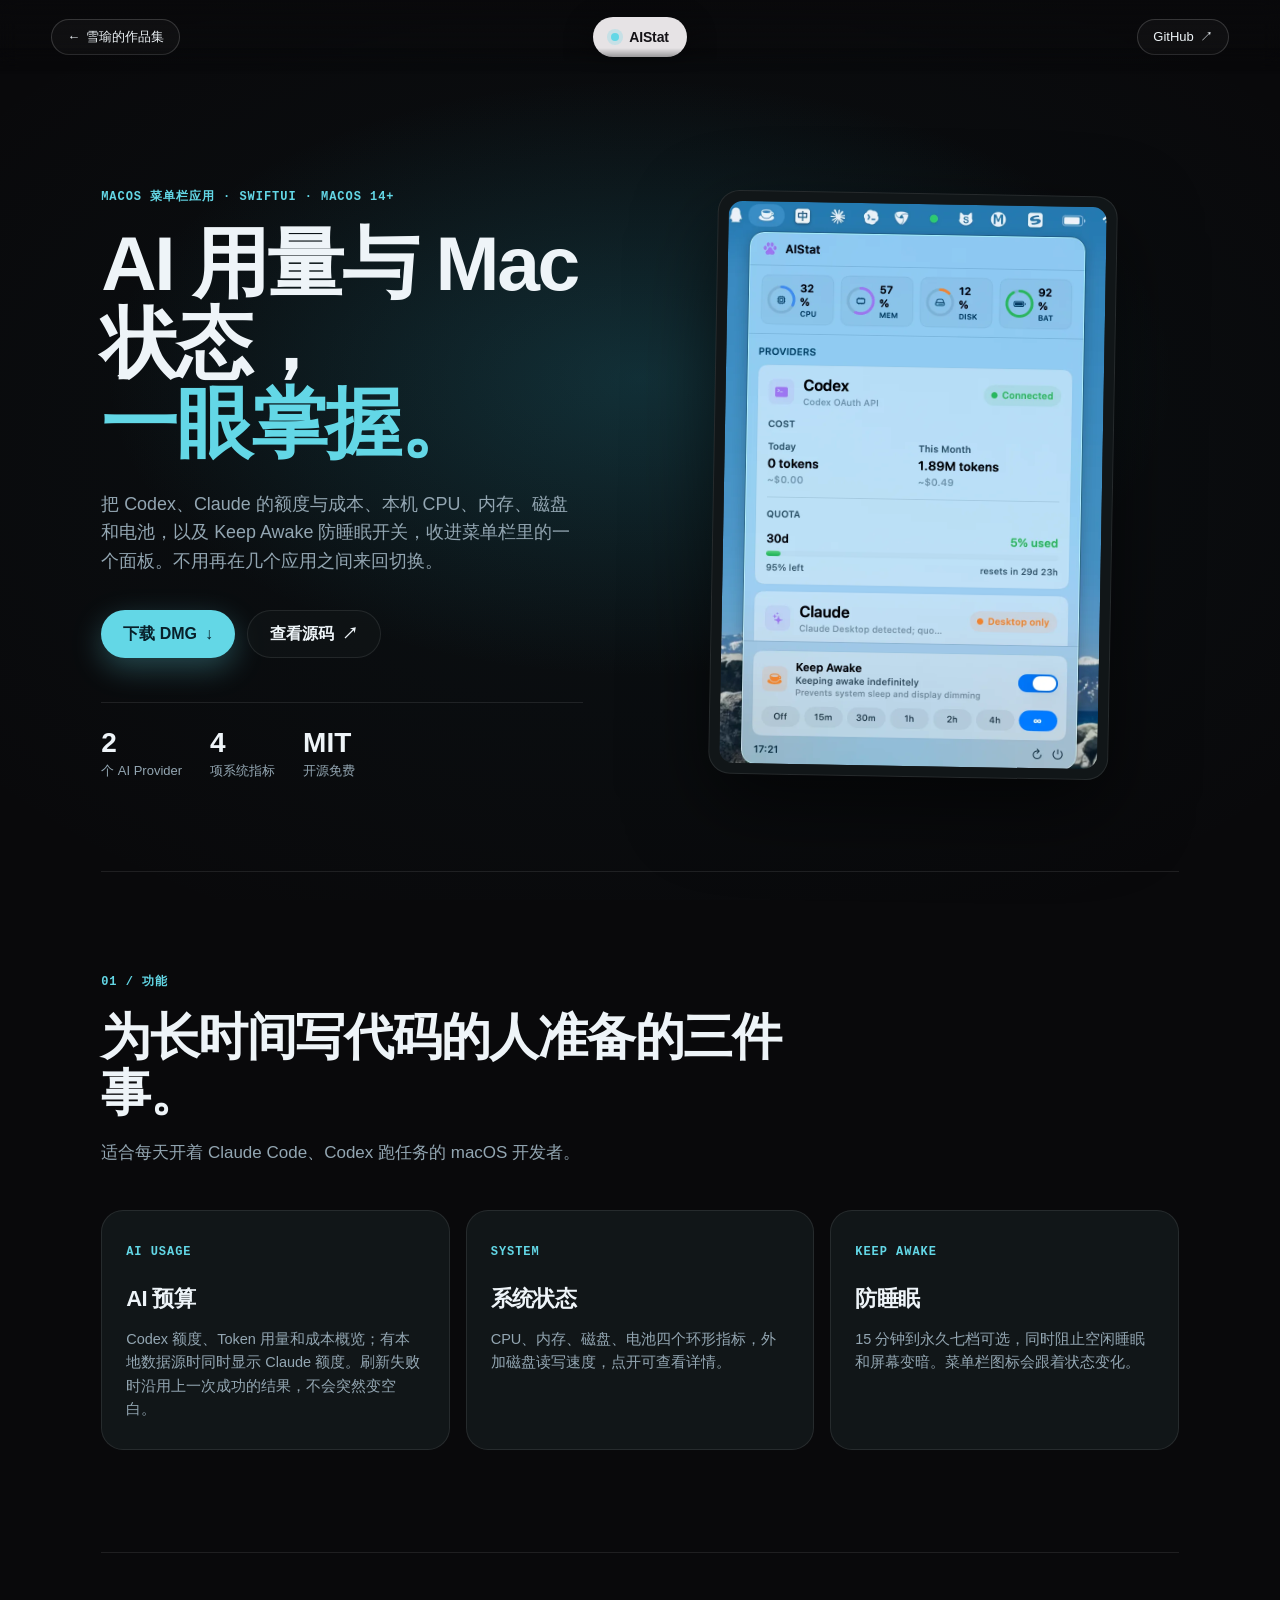
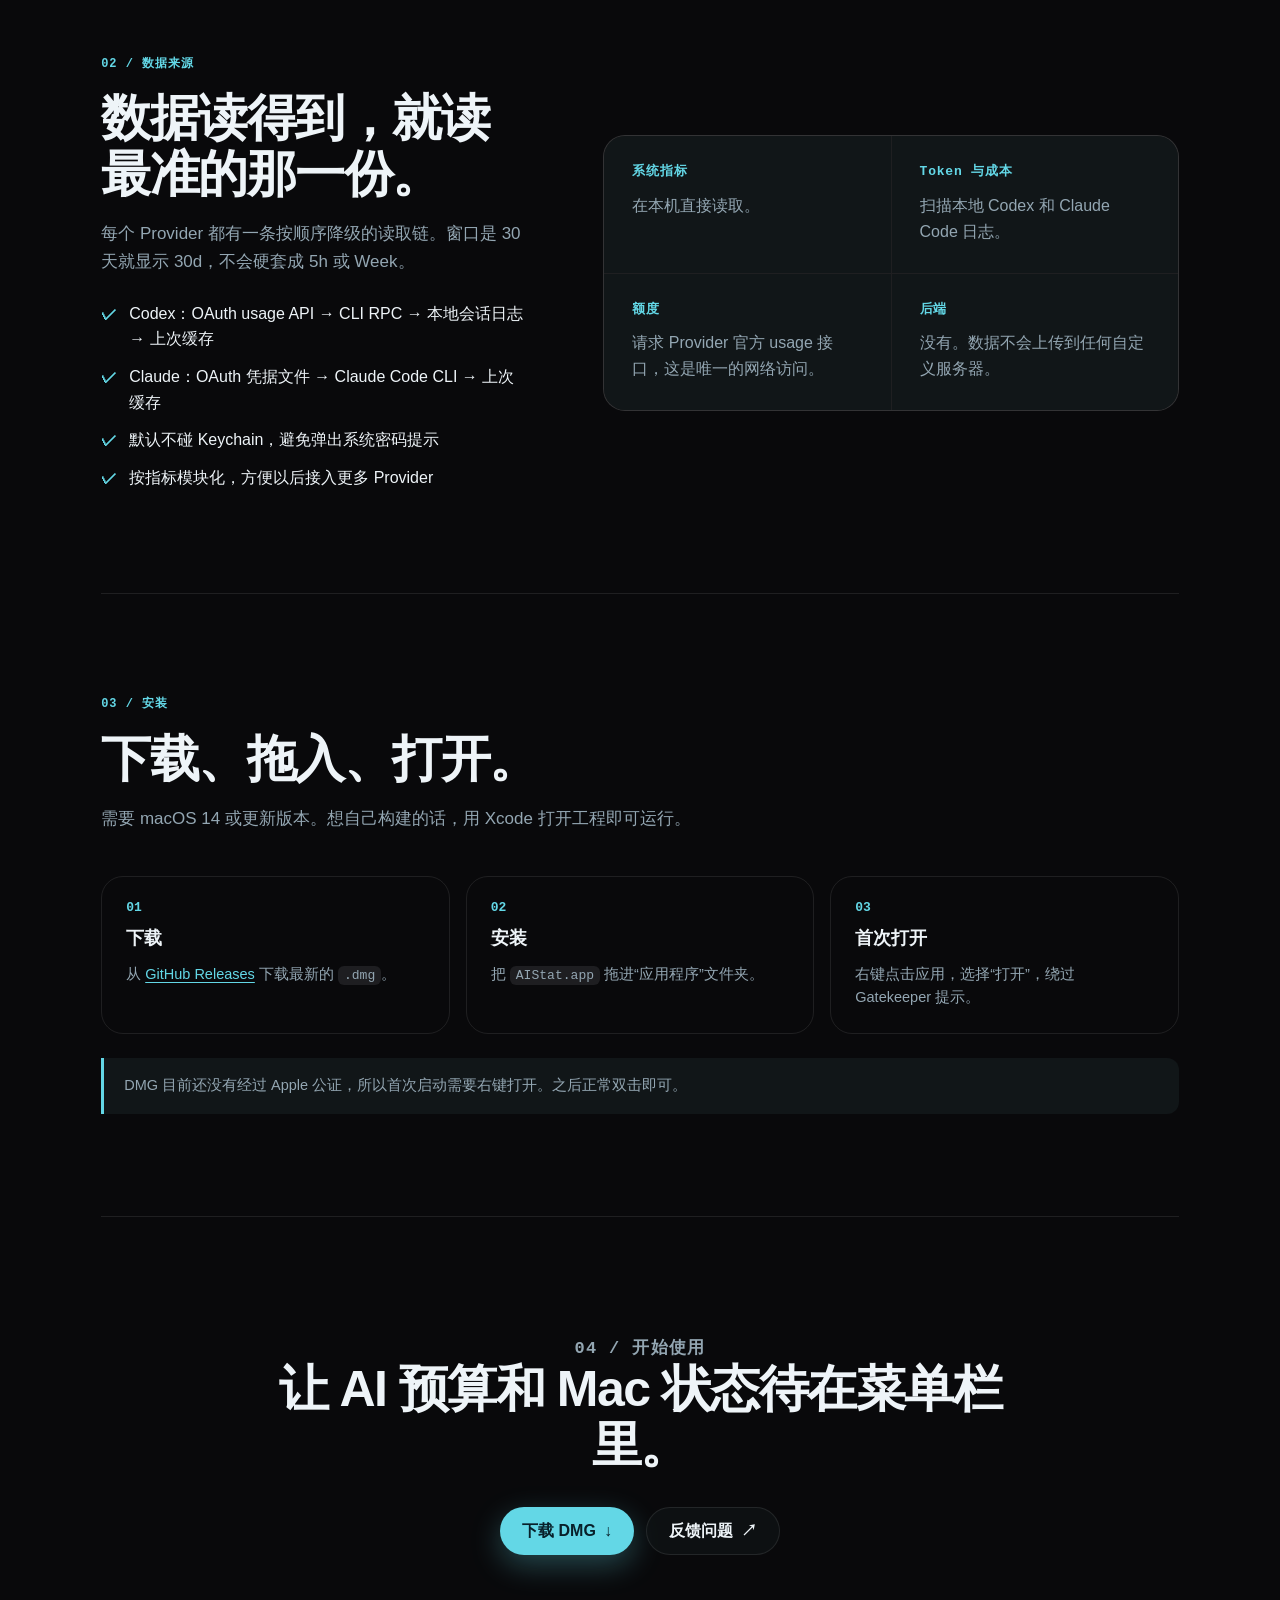
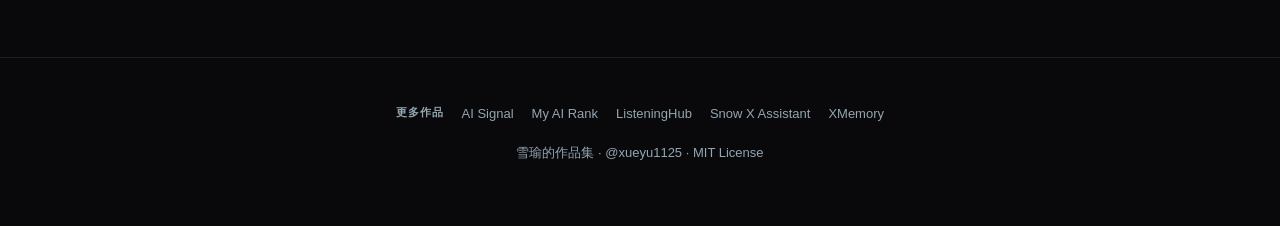
<file: aistat/index.html>
<!doctype html>
<html lang="zh-CN">
<head>
  <meta charset="UTF-8">
  <meta name="viewport" content="width=device-width, initial-scale=1">
  <meta name="description" content="AIStat：紧凑的 macOS 菜单栏仪表盘，集中查看 Codex 与 Claude 的额度、Token 成本、系统状态，并提供 Keep Awake 防睡眠。本地优先，开源免费。">
  <meta name="theme-color" content="#09090b">
  <title>AIStat — AI 用量与 Mac 状态，一眼掌握</title>
  <link rel="canonical" href="https://www.dinosaurliu.com/aistat/">
  <meta property="og:type" content="website">
  <meta property="og:site_name" content="雪瑜的作品集">
  <meta property="og:title" content="AIStat — AI 用量与 Mac 状态，一眼掌握">
  <meta property="og:description" content="AIStat：紧凑的 macOS 菜单栏仪表盘，集中查看 Codex 与 Claude 的额度、Token 成本、系统状态，并提供 Keep Awake 防睡眠。本地优先，开源免费。">
  <meta property="og:url" content="https://www.dinosaurliu.com/aistat/">
  <meta property="og:image" content="https://www.dinosaurliu.com/aistat/images/og.jpg">
  <meta property="og:image:width" content="1200">
  <meta property="og:image:height" content="630">
  <meta name="twitter:card" content="summary_large_image">
  <meta name="twitter:site" content="@xueyu1125">
  <meta name="twitter:image" content="https://www.dinosaurliu.com/aistat/images/og.jpg">
  <link rel="icon" href="../assets/favicon.svg?v=4" type="image/svg+xml">
  <link rel="stylesheet" href="../assets/product.css">
</head>
<body class="theme-aistat">
  <a class="skip-link" href="#main">跳到主要内容</a>

  <header class="bar">
    <a class="back" href="../#work"><span aria-hidden="true">←</span> 雪瑜的作品集</a>
    <a class="product" href="#top"><span class="product-dot" aria-hidden="true"></span><span>AIStat</span></a>
    <a class="bar-link" href="https://github.com/Andrew-liu/AIStat" target="_blank" rel="noopener noreferrer">GitHub <span aria-hidden="true">↗</span></a>
  </header>

  <main id="main">
    <section class="hero" id="top" aria-labelledby="hero-title">
      <div class="hero-copy">
        <p class="eyebrow">macOS 菜单栏应用 · SwiftUI · macOS 14+</p>
        <h1 id="hero-title">AI 用量与 Mac 状态，<br><span>一眼掌握。</span></h1>
        <p class="lead">把 Codex、Claude 的额度与成本、本机 CPU、内存、磁盘和电池，以及 Keep Awake 防睡眠开关，收进菜单栏里的一个面板。不用再在几个应用之间来回切换。</p>
        <div class="actions">
          <a class="btn btn-primary" href="https://github.com/Andrew-liu/AIStat/releases/latest" target="_blank" rel="noopener noreferrer">下载 DMG <span aria-hidden="true">↓</span></a>
          <a class="btn btn-ghost" href="https://github.com/Andrew-liu/AIStat" target="_blank" rel="noopener noreferrer">查看源码 <span aria-hidden="true">↗</span></a>
        </div>
        <ul class="facts" aria-label="项目特点">
          <li><b>2</b><span>个 AI Provider</span></li>
          <li><b>4</b><span>项系统指标</span></li>
          <li><b>MIT</b><span>开源免费</span></li>
        </ul>
      </div>
      <figure class="shot portrait">
        <img src="images/dashboard.webp" width="838" height="1246" alt="AIStat 菜单栏面板：系统指标、Codex 成本与额度、Keep Awake 开关">
      </figure>
    </section>

    <section class="section" aria-labelledby="features-title">
      <div class="section-head">
        <p class="kicker">01 / 功能</p>
        <h2 id="features-title">为长时间写代码的人准备的三件事。</h2>
        <p>适合每天开着 Claude Code、Codex 跑任务的 macOS 开发者。</p>
      </div>
      <div class="features">
        <article class="feature">
          <span class="feature-num">AI USAGE</span>
          <h3>AI 预算</h3>
          <p>Codex 额度、Token 用量和成本概览；有本地数据源时同时显示 Claude 额度。刷新失败时沿用上一次成功的结果，不会突然变空白。</p>
        </article>
        <article class="feature">
          <span class="feature-num">SYSTEM</span>
          <h3>系统状态</h3>
          <p>CPU、内存、磁盘、电池四个环形指标，外加磁盘读写速度，点开可查看详情。</p>
        </article>
        <article class="feature">
          <span class="feature-num">KEEP AWAKE</span>
          <h3>防睡眠</h3>
          <p>15 分钟到永久七档可选，同时阻止空闲睡眠和屏幕变暗。菜单栏图标会跟着状态变化。</p>
        </article>
      </div>
    </section>

    <section class="section split reverse" aria-labelledby="source-title">
      <div class="split-copy">
        <p class="kicker">02 / 数据来源</p>
        <h2 id="source-title">数据读得到，就读最准的那一份。</h2>
        <p>每个 Provider 都有一条按顺序降级的读取链。窗口是 30 天就显示 30d，不会硬套成 5h 或 Week。</p>
        <ul class="ticks">
          <li>Codex：OAuth usage API → CLI RPC → 本地会话日志 → 上次缓存</li>
          <li>Claude：OAuth 凭据文件 → Claude Code CLI → 上次缓存</li>
          <li>默认不碰 Keychain，避免弹出系统密码提示</li>
          <li>按指标模块化，方便以后接入更多 Provider</li>
        </ul>
      </div>
      <dl class="info-grid">
        <div><dt>系统指标</dt><dd>在本机直接读取。</dd></div>
        <div><dt>Token 与成本</dt><dd>扫描本地 Codex 和 Claude Code 日志。</dd></div>
        <div><dt>额度</dt><dd>请求 Provider 官方 usage 接口，这是唯一的网络访问。</dd></div>
        <div><dt>后端</dt><dd>没有。数据不会上传到任何自定义服务器。</dd></div>
      </dl>
    </section>

    <section class="section" id="install" aria-labelledby="install-title">
      <div class="section-head">
        <p class="kicker">03 / 安装</p>
        <h2 id="install-title">下载、拖入、打开。</h2>
        <p>需要 macOS 14 或更新版本。想自己构建的话，用 Xcode 打开工程即可运行。</p>
      </div>
      <ol class="steps">
        <li><b>下载</b><span>从 <a href="https://github.com/Andrew-liu/AIStat/releases/latest" target="_blank" rel="noopener noreferrer">GitHub Releases</a> 下载最新的 <code>.dmg</code>。</span></li>
        <li><b>安装</b><span>把 <code>AIStat.app</code> 拖进“应用程序”文件夹。</span></li>
        <li><b>首次打开</b><span>右键点击应用，选择“打开”，绕过 Gatekeeper 提示。</span></li>
      </ol>
      <p class="note">DMG 目前还没有经过 Apple 公证，所以首次启动需要右键打开。之后正常双击即可。</p>
    </section>

    <section class="section cta" aria-labelledby="cta-title">
      <p class="kicker">04 / 开始使用</p>
      <h2 id="cta-title">让 AI 预算和 Mac 状态待在菜单栏里。</h2>
      <div class="actions center">
        <a class="btn btn-primary" href="https://github.com/Andrew-liu/AIStat/releases/latest" target="_blank" rel="noopener noreferrer">下载 DMG <span aria-hidden="true">↓</span></a>
        <a class="btn btn-ghost" href="https://github.com/Andrew-liu/AIStat/issues" target="_blank" rel="noopener noreferrer">反馈问题 <span aria-hidden="true">↗</span></a>
      </div>
    </section>
  </main>

  <footer class="foot">
    <p class="more"><span>更多作品</span><a href="../ai-signal/">AI Signal</a><a href="../ai-rank/">My AI Rank</a><a href="../listeninghub/">ListeningHub</a><a href="../snow-x-assistant/">Snow X Assistant</a><a href="../xmemory/">XMemory</a></p>
    <p><a href="../">雪瑜的作品集</a> · <a href="https://x.com/xueyu1125" target="_blank" rel="noopener noreferrer">@xueyu1125</a> · <a href="https://github.com/Andrew-liu/AIStat/blob/main/LICENSE" target="_blank" rel="noopener noreferrer">MIT License</a></p>
  </footer>
</body>
</html>
</file>
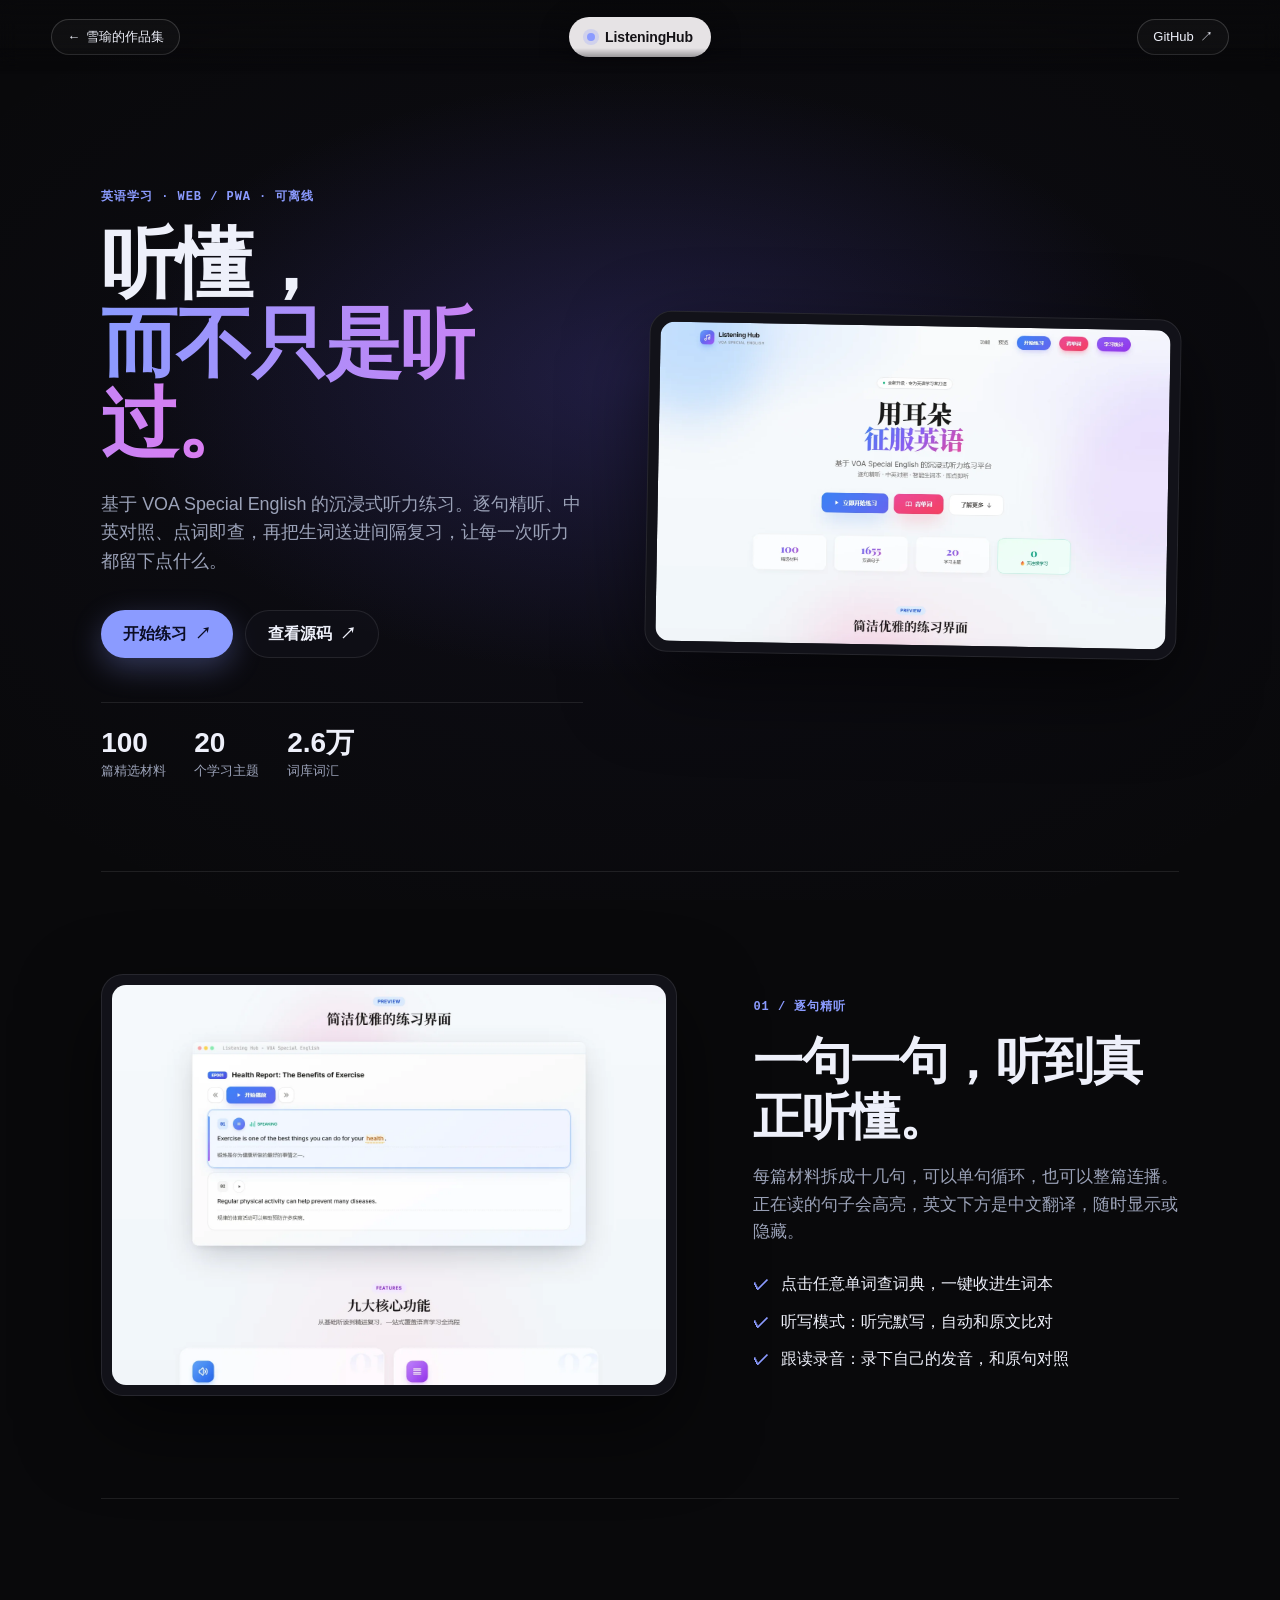
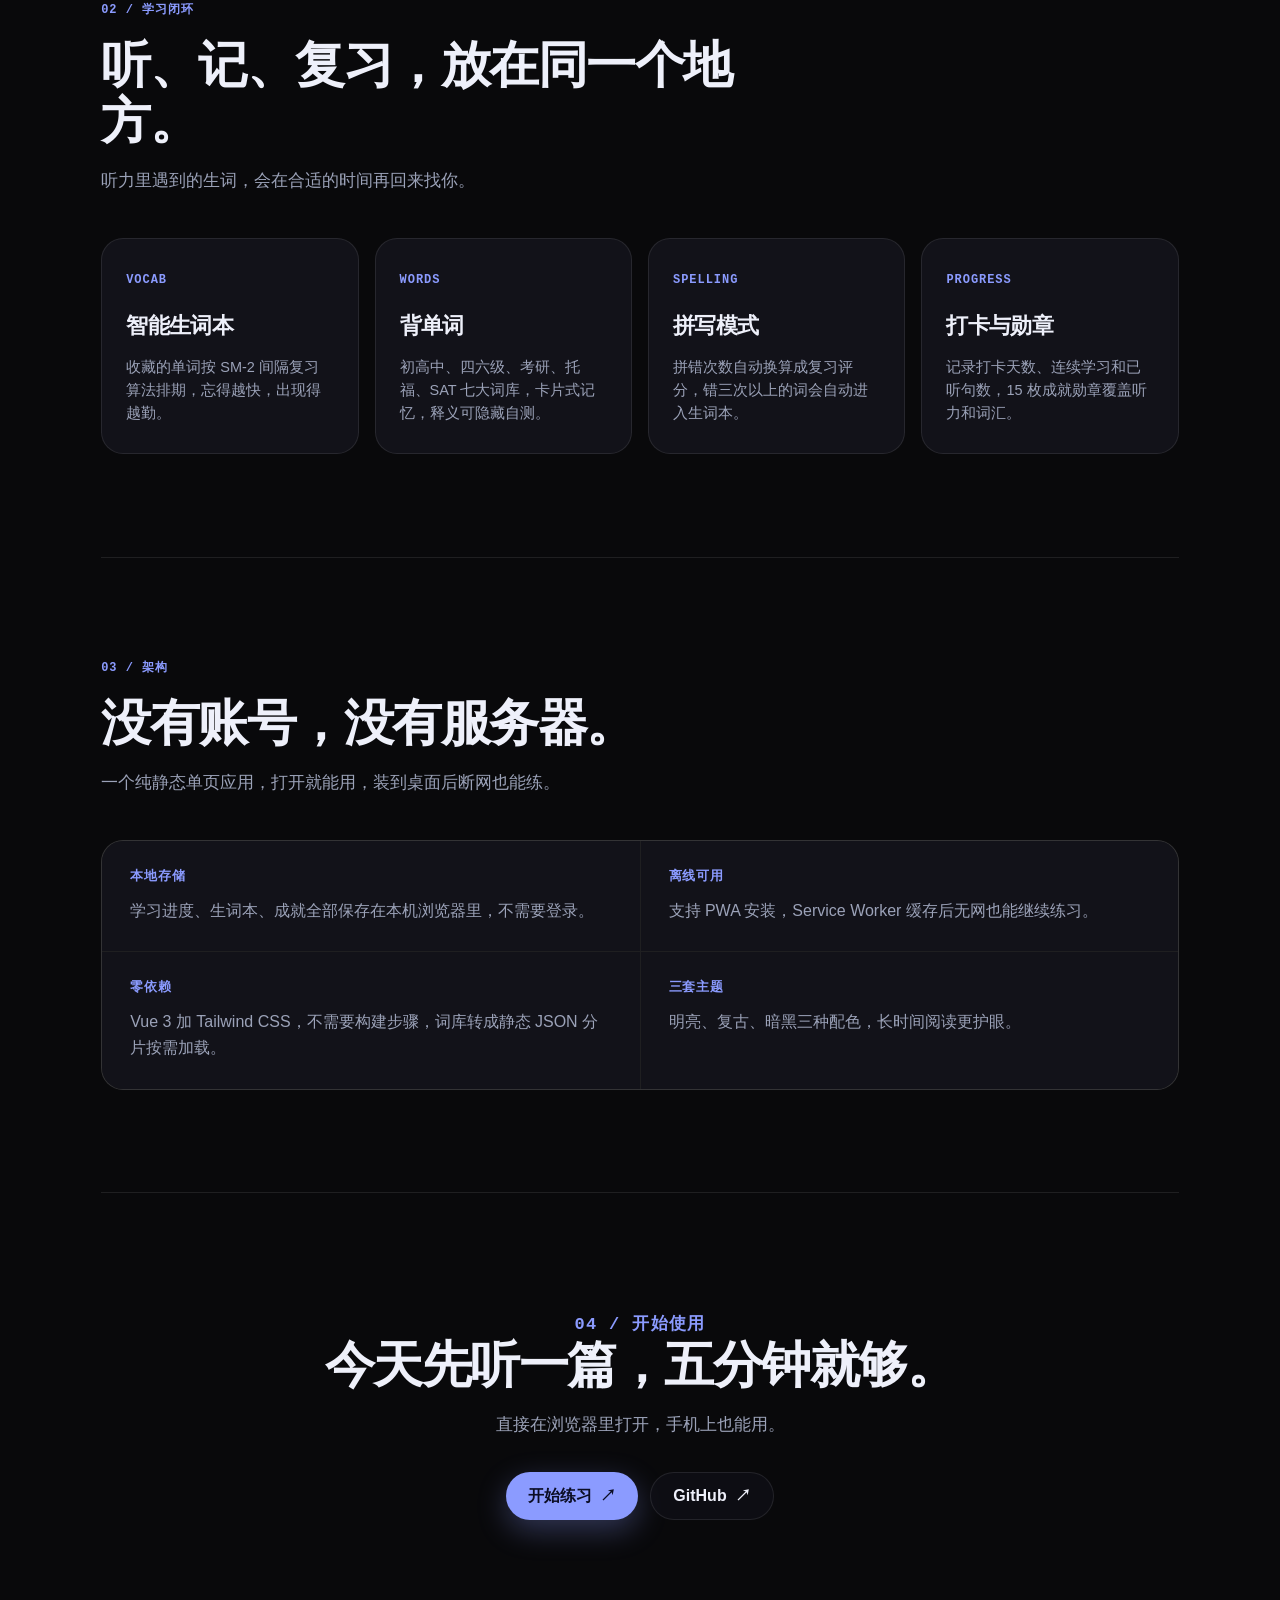
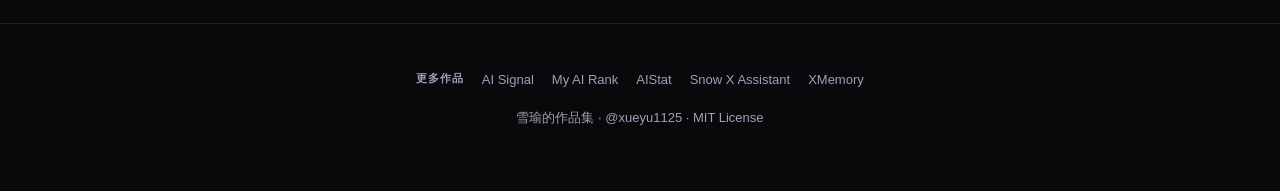
<file: listeninghub/index.html>
<!doctype html>
<html lang="zh-CN">
<head>
  <meta charset="UTF-8">
  <meta name="viewport" content="width=device-width, initial-scale=1">
  <meta name="description" content="ListeningHub：沉浸式英语听力练习平台。100 篇精选材料逐句精听、中英对照、生词本与间隔复习、背单词，纯静态可离线。">
  <meta name="theme-color" content="#09090b">
  <title>ListeningHub — 听懂，而不只是听过</title>
  <link rel="canonical" href="https://www.dinosaurliu.com/listeninghub/">
  <meta property="og:type" content="website">
  <meta property="og:site_name" content="雪瑜的作品集">
  <meta property="og:title" content="ListeningHub — 听懂，而不只是听过">
  <meta property="og:description" content="ListeningHub：沉浸式英语听力练习平台。100 篇精选材料逐句精听、中英对照、生词本与间隔复习、背单词，纯静态可离线。">
  <meta property="og:url" content="https://www.dinosaurliu.com/listeninghub/">
  <meta property="og:image" content="https://www.dinosaurliu.com/listeninghub/images/og.jpg">
  <meta property="og:image:width" content="1200">
  <meta property="og:image:height" content="630">
  <meta name="twitter:card" content="summary_large_image">
  <meta name="twitter:site" content="@xueyu1125">
  <meta name="twitter:image" content="https://www.dinosaurliu.com/listeninghub/images/og.jpg">
  <link rel="icon" href="../assets/favicon.svg?v=4" type="image/svg+xml">
  <link rel="stylesheet" href="../assets/product.css">
</head>
<body class="theme-listening">
  <a class="skip-link" href="#main">跳到主要内容</a>

  <header class="bar">
    <a class="back" href="../#work"><span aria-hidden="true">←</span> 雪瑜的作品集</a>
    <a class="product" href="#top"><span class="product-dot" aria-hidden="true"></span><span>ListeningHub</span></a>
    <a class="bar-link" href="https://github.com/Andrew-liu/ListeningHub" target="_blank" rel="noopener noreferrer">GitHub <span aria-hidden="true">↗</span></a>
  </header>

  <main id="main">
    <section class="hero" id="top" aria-labelledby="hero-title">
      <div class="hero-copy">
        <p class="eyebrow">英语学习 · Web / PWA · 可离线</p>
        <h1 id="hero-title">听懂，<br><span>而不只是听过。</span></h1>
        <p class="lead">基于 VOA Special English 的沉浸式听力练习。逐句精听、中英对照、点词即查，再把生词送进间隔复习，让每一次听力都留下点什么。</p>
        <div class="actions">
          <a class="btn btn-primary" href="https://eng.dinosaurliu.com/" target="_blank" rel="noopener noreferrer">开始练习 <span aria-hidden="true">↗</span></a>
          <a class="btn btn-ghost" href="https://github.com/Andrew-liu/ListeningHub" target="_blank" rel="noopener noreferrer">查看源码 <span aria-hidden="true">↗</span></a>
        </div>
        <ul class="facts" aria-label="项目特点">
          <li><b>100</b><span>篇精选材料</span></li>
          <li><b>20</b><span>个学习主题</span></li>
          <li><b>2.6万</b><span>词库词汇</span></li>
        </ul>
      </div>
      <figure class="shot">
        <img src="images/hero.webp" width="1440" height="900" alt="ListeningHub 首页：用耳朵征服英语">
      </figure>
    </section>

    <section class="section split" aria-labelledby="practice-title">
      <figure class="shot">
        <img src="images/preview.webp" width="1440" height="1040" alt="逐句精听界面：每句英文下方配有中文翻译，正在播放的句子高亮" loading="lazy">
      </figure>
      <div class="split-copy">
        <p class="kicker">01 / 逐句精听</p>
        <h2 id="practice-title">一句一句，听到真正听懂。</h2>
        <p>每篇材料拆成十几句，可以单句循环，也可以整篇连播。正在读的句子会高亮，英文下方是中文翻译，随时显示或隐藏。</p>
        <ul class="ticks">
          <li>点击任意单词查词典，一键收进生词本</li>
          <li>听写模式：听完默写，自动和原文比对</li>
          <li>跟读录音：录下自己的发音，和原句对照</li>
        </ul>
      </div>
    </section>

    <section class="section" aria-labelledby="features-title">
      <div class="section-head">
        <p class="kicker">02 / 学习闭环</p>
        <h2 id="features-title">听、记、复习，放在同一个地方。</h2>
        <p>听力里遇到的生词，会在合适的时间再回来找你。</p>
      </div>
      <div class="features">
        <article class="feature">
          <span class="feature-num">VOCAB</span>
          <h3>智能生词本</h3>
          <p>收藏的单词按 SM-2 间隔复习算法排期，忘得越快，出现得越勤。</p>
        </article>
        <article class="feature">
          <span class="feature-num">WORDS</span>
          <h3>背单词</h3>
          <p>初高中、四六级、考研、托福、SAT 七大词库，卡片式记忆，释义可隐藏自测。</p>
        </article>
        <article class="feature">
          <span class="feature-num">SPELLING</span>
          <h3>拼写模式</h3>
          <p>拼错次数自动换算成复习评分，错三次以上的词会自动进入生词本。</p>
        </article>
        <article class="feature">
          <span class="feature-num">PROGRESS</span>
          <h3>打卡与勋章</h3>
          <p>记录打卡天数、连续学习和已听句数，15 枚成就勋章覆盖听力和词汇。</p>
        </article>
      </div>
    </section>

    <section class="section" aria-labelledby="arch-title">
      <div class="section-head">
        <p class="kicker">03 / 架构</p>
        <h2 id="arch-title">没有账号，没有服务器。</h2>
        <p>一个纯静态单页应用，打开就能用，装到桌面后断网也能练。</p>
      </div>
      <dl class="info-grid">
        <div><dt>本地存储</dt><dd>学习进度、生词本、成就全部保存在本机浏览器里，不需要登录。</dd></div>
        <div><dt>离线可用</dt><dd>支持 PWA 安装，Service Worker 缓存后无网也能继续练习。</dd></div>
        <div><dt>零依赖</dt><dd>Vue 3 加 Tailwind CSS，不需要构建步骤，词库转成静态 JSON 分片按需加载。</dd></div>
        <div><dt>三套主题</dt><dd>明亮、复古、暗黑三种配色，长时间阅读更护眼。</dd></div>
      </dl>
    </section>

    <section class="section cta" aria-labelledby="cta-title">
      <p class="kicker">04 / 开始使用</p>
      <h2 id="cta-title">今天先听一篇，五分钟就够。</h2>
      <p>直接在浏览器里打开，手机上也能用。</p>
      <div class="actions center">
        <a class="btn btn-primary" href="https://eng.dinosaurliu.com/" target="_blank" rel="noopener noreferrer">开始练习 <span aria-hidden="true">↗</span></a>
        <a class="btn btn-ghost" href="https://github.com/Andrew-liu/ListeningHub" target="_blank" rel="noopener noreferrer">GitHub <span aria-hidden="true">↗</span></a>
      </div>
    </section>
  </main>

  <footer class="foot">
    <p class="more"><span>更多作品</span><a href="../ai-signal/">AI Signal</a><a href="../ai-rank/">My AI Rank</a><a href="../aistat/">AIStat</a><a href="../snow-x-assistant/">Snow X Assistant</a><a href="../xmemory/">XMemory</a></p>
    <p><a href="../">雪瑜的作品集</a> · <a href="https://x.com/xueyu1125" target="_blank" rel="noopener noreferrer">@xueyu1125</a> · MIT License</p>
  </footer>
</body>
</html>
</file>
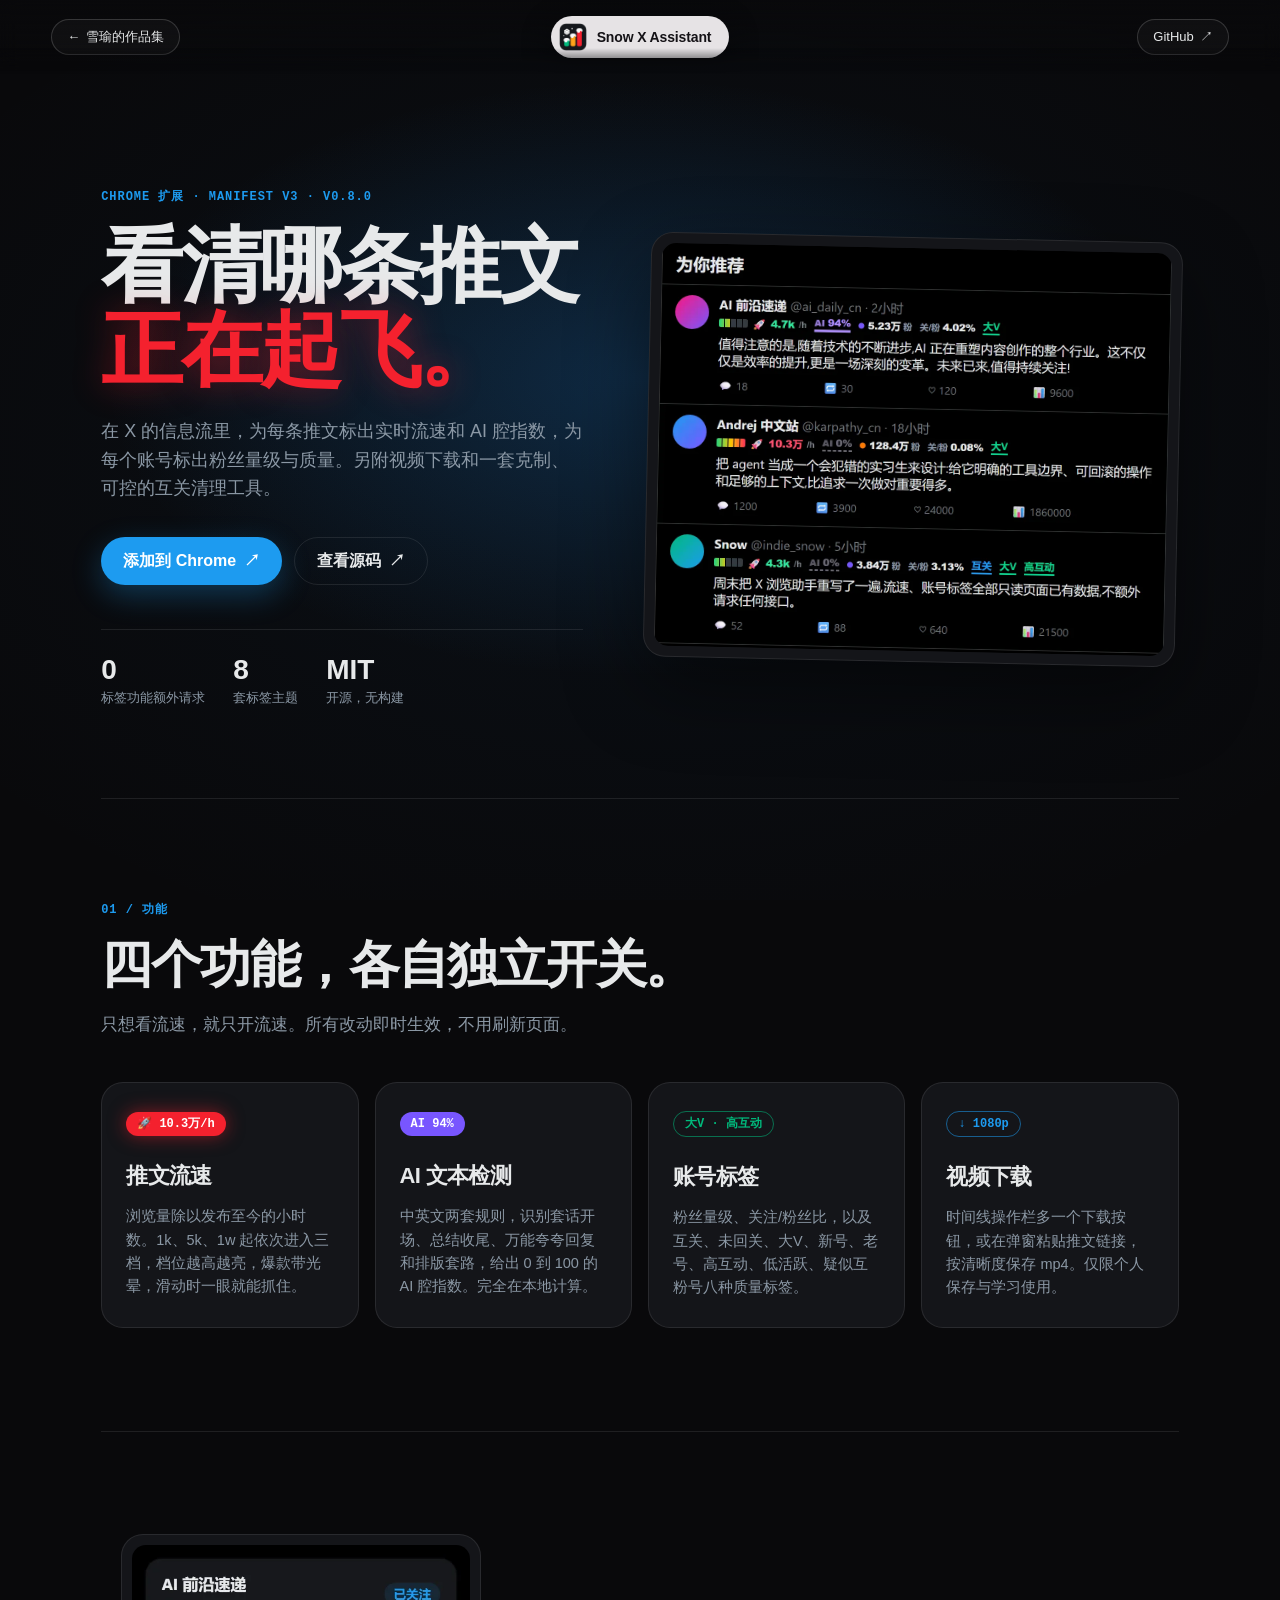
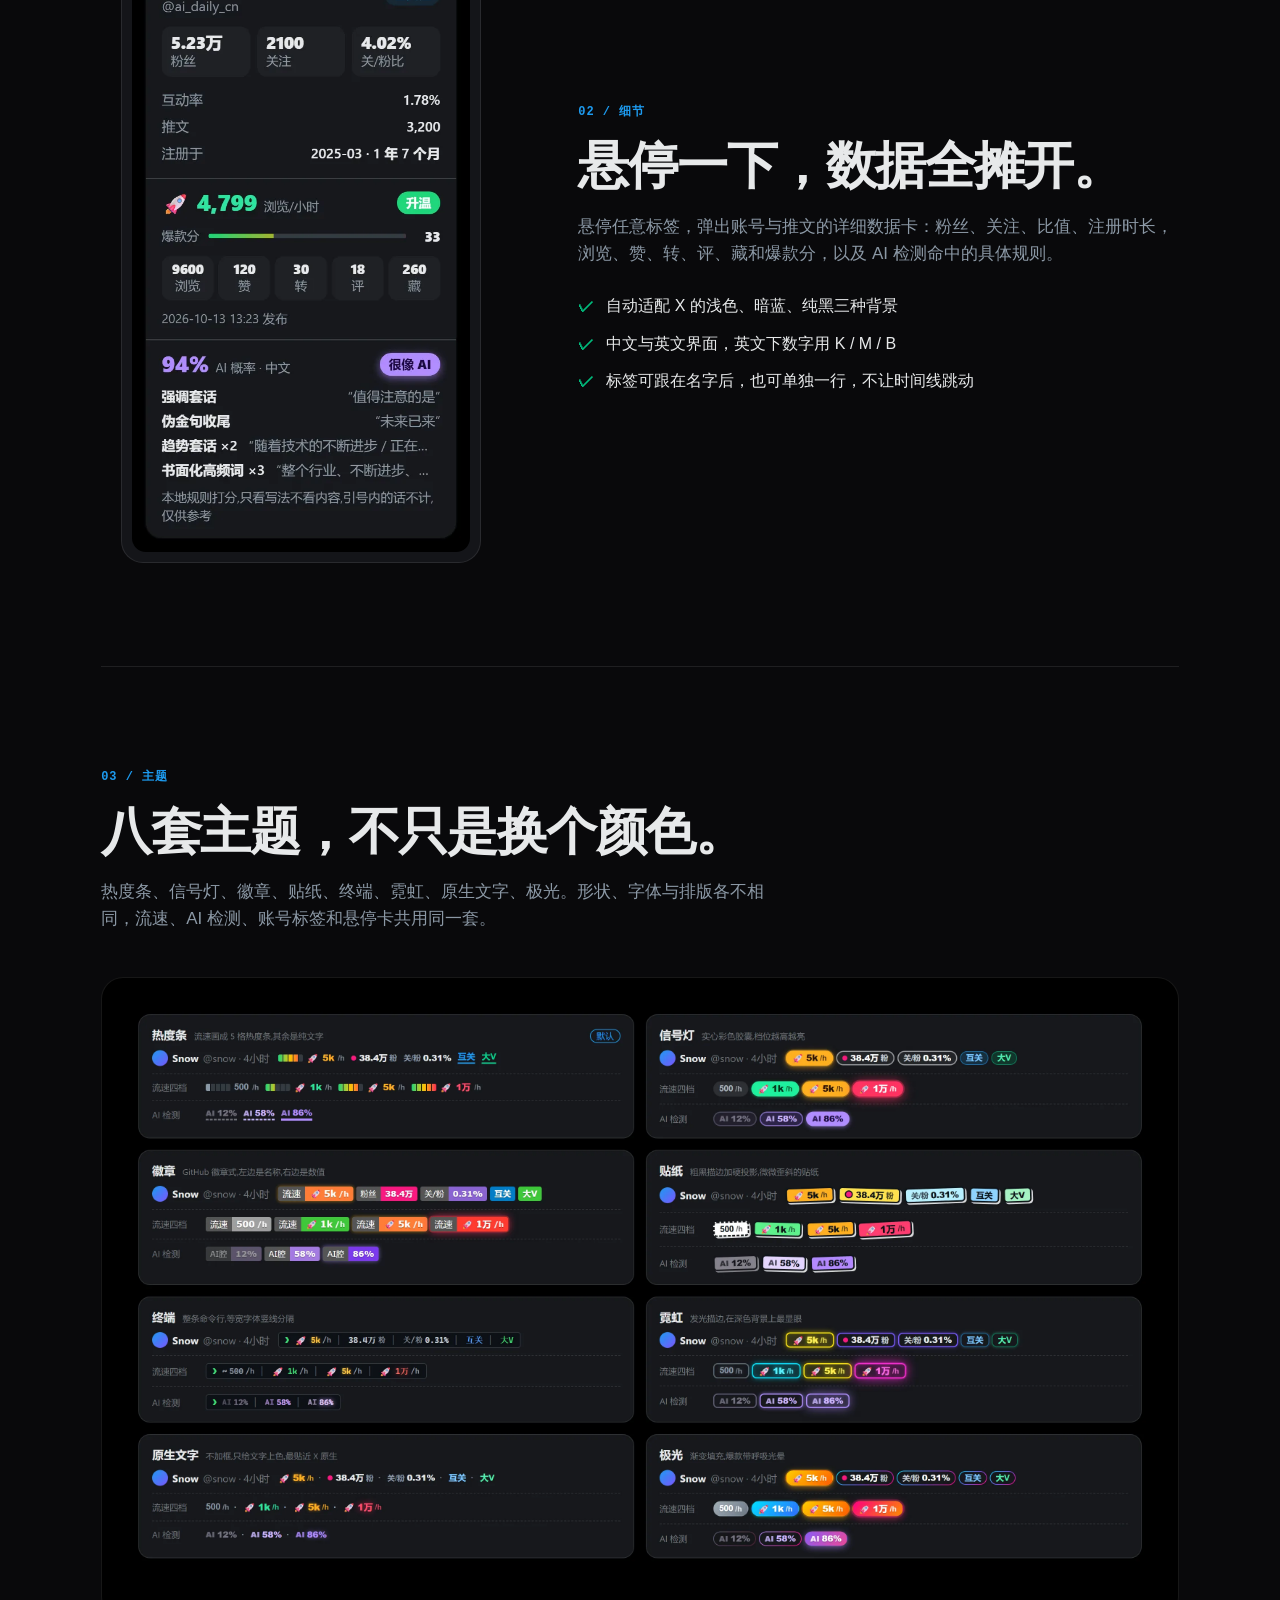
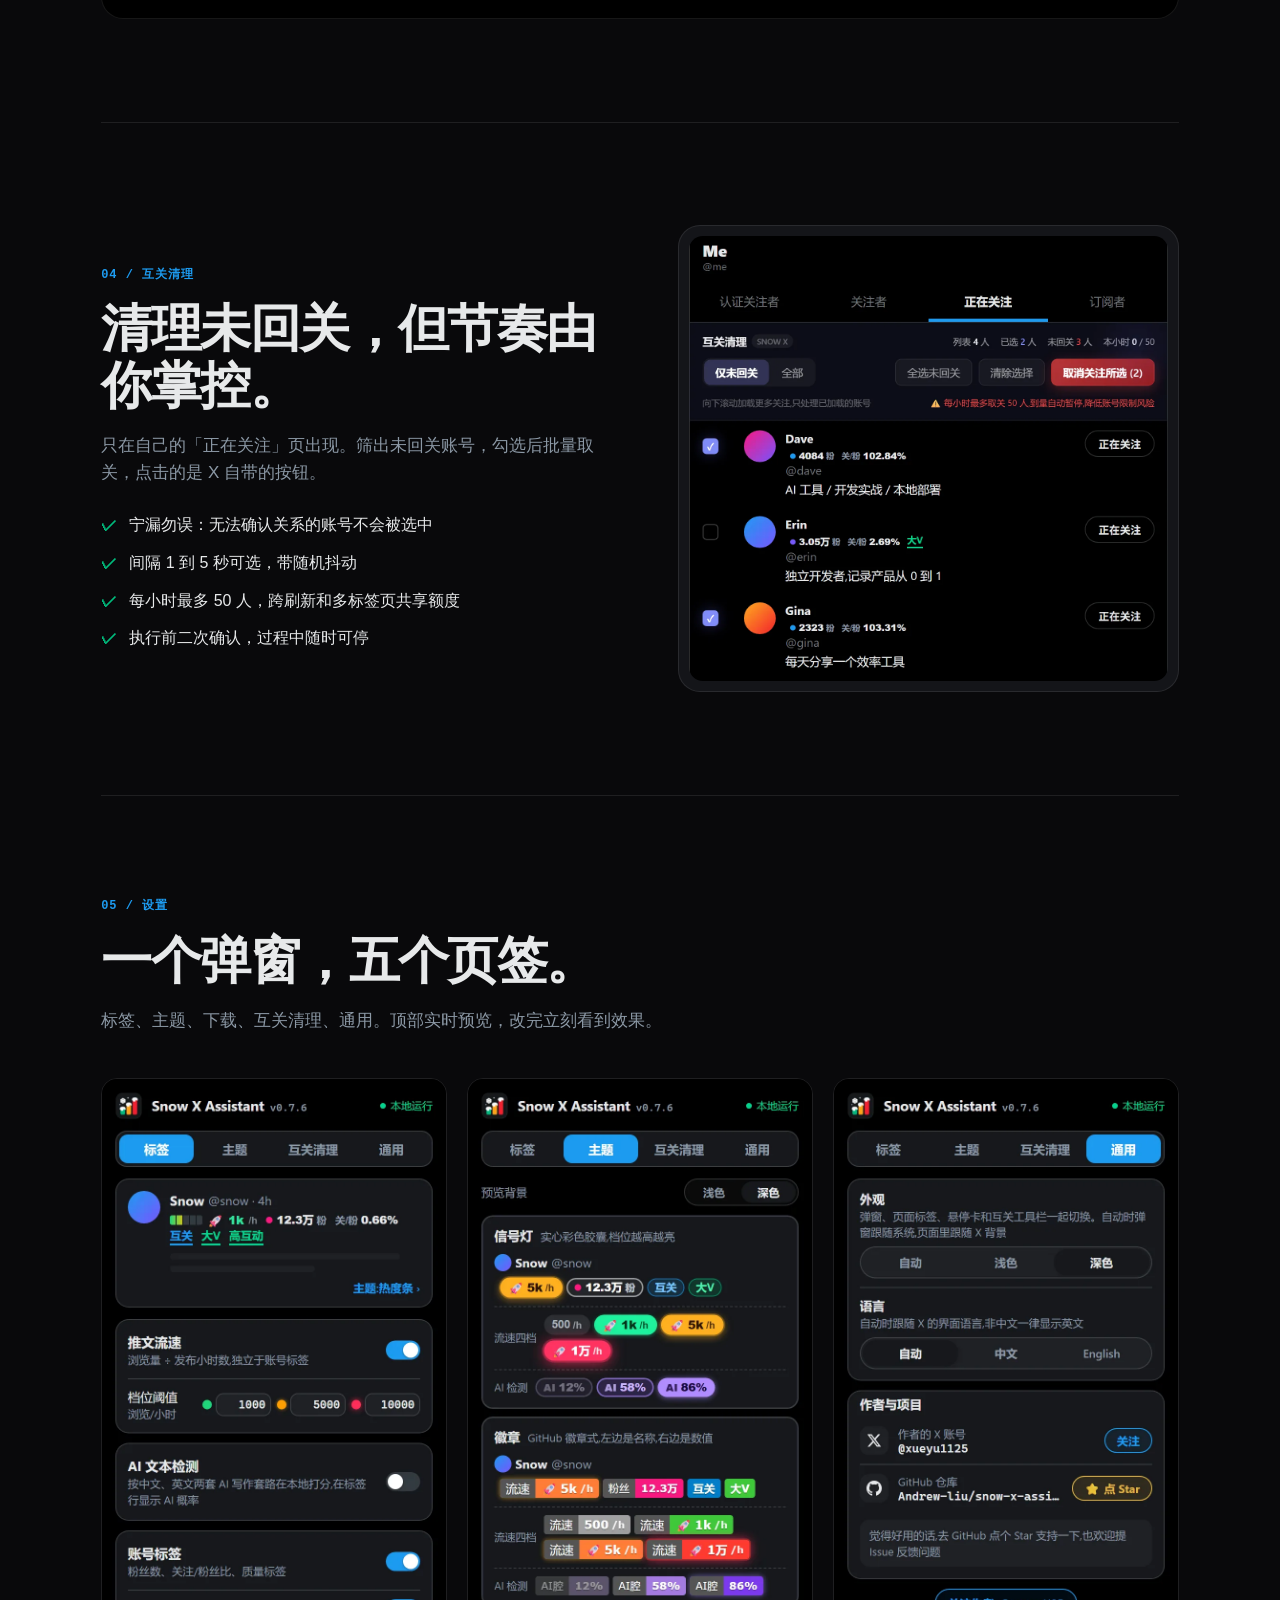
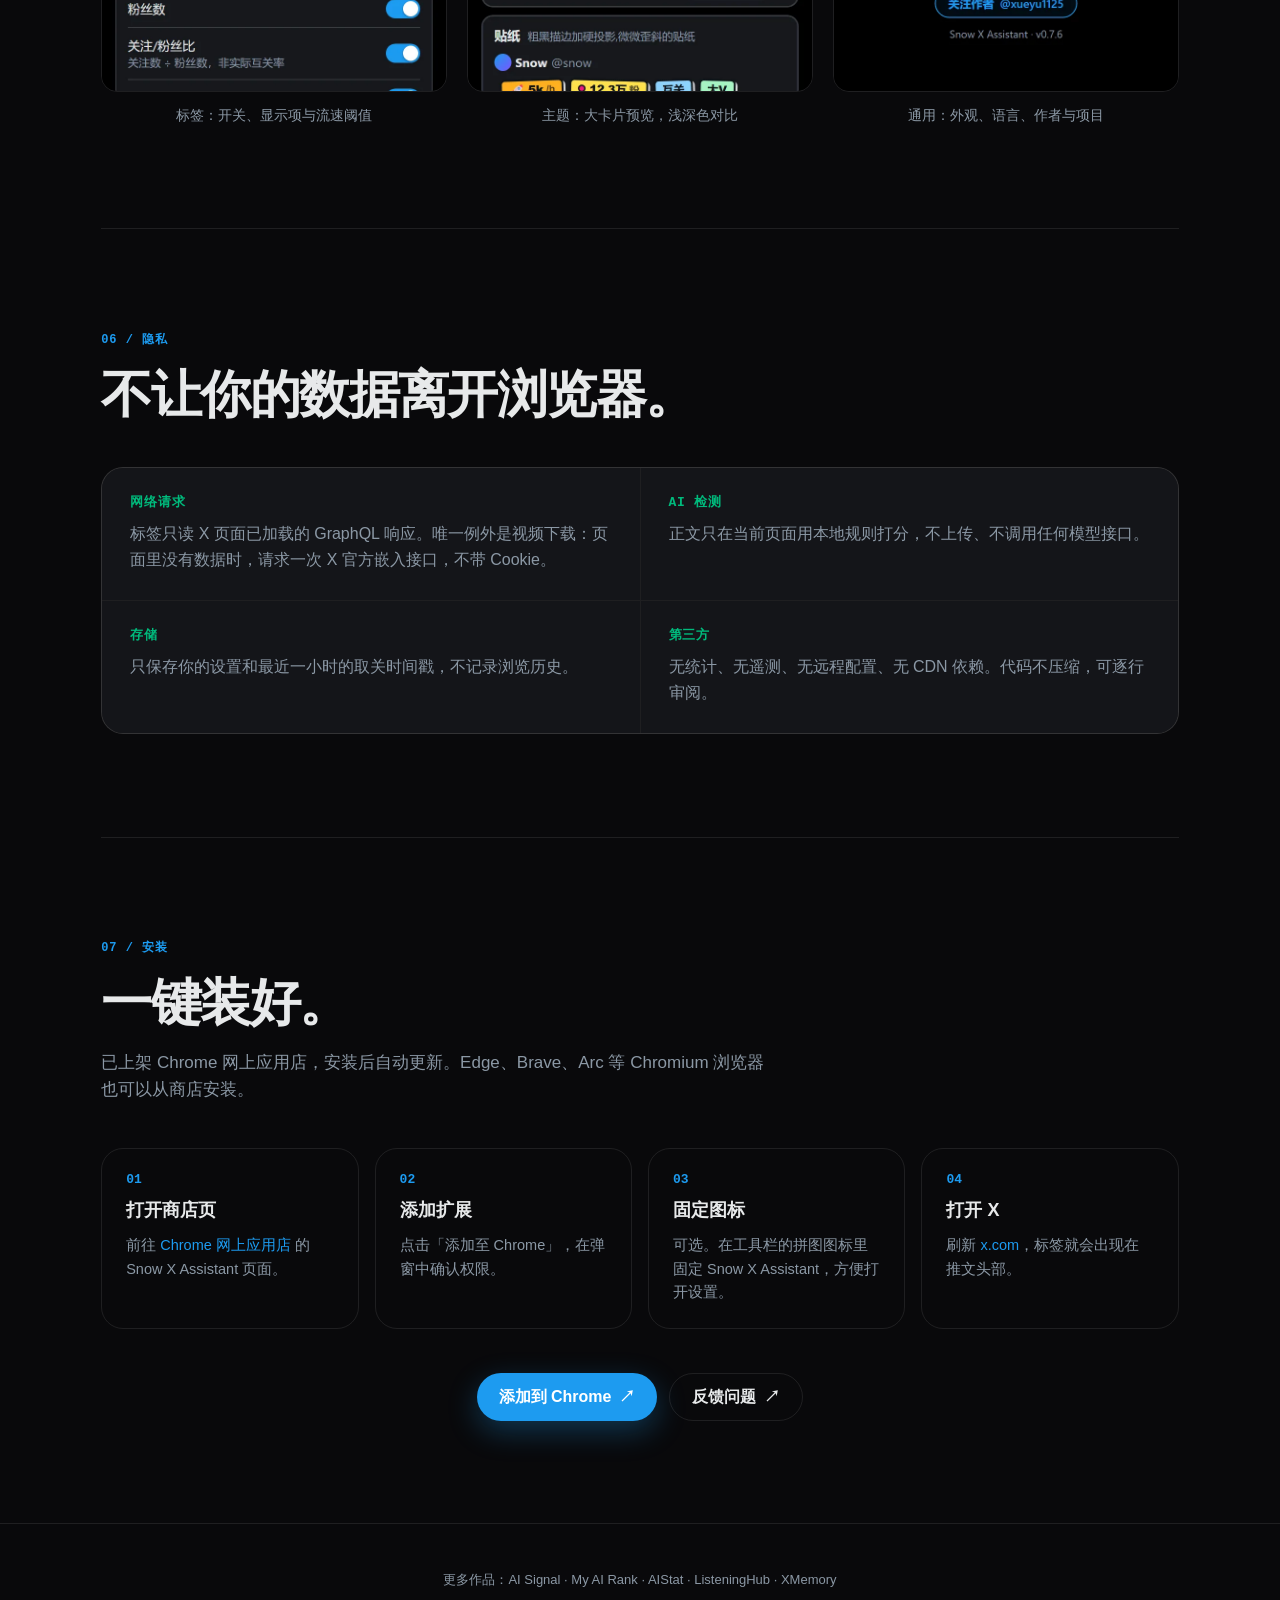
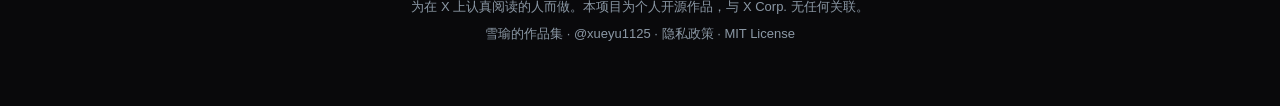
<file: snow-x-assistant/index.html>
<!doctype html>
<html lang="zh-CN">
<head>
  <meta charset="UTF-8">
  <meta name="viewport" content="width=device-width, initial-scale=1">
  <meta name="description" content="Snow X Assistant：为 X 信息流标出推文流速、AI 腔指数与账号质量的 Chrome 扩展。标签只读页面已有数据，不额外请求接口。">
  <meta name="theme-color" content="#09090b">
  <title>Snow X Assistant — 看清哪条推文正在起飞</title>
  <link rel="canonical" href="https://www.dinosaurliu.com/snow-x-assistant/">
  <meta property="og:type" content="website">
  <meta property="og:site_name" content="雪瑜的作品集">
  <meta property="og:title" content="Snow X Assistant — 看清哪条推文正在起飞">
  <meta property="og:description" content="Snow X Assistant：为 X 信息流标出推文流速、AI 腔指数与账号质量的 Chrome 扩展。标签只读页面已有数据，不额外请求接口。">
  <meta property="og:url" content="https://www.dinosaurliu.com/snow-x-assistant/">
  <meta property="og:image" content="https://www.dinosaurliu.com/snow-x-assistant/images/og.jpg">
  <meta property="og:image:width" content="1200">
  <meta property="og:image:height" content="630">
  <meta name="twitter:card" content="summary_large_image">
  <meta name="twitter:site" content="@xueyu1125">
  <meta name="twitter:image" content="https://www.dinosaurliu.com/snow-x-assistant/images/og.jpg">
  <link rel="icon" href="images/icon.png" type="image/png">
  <link rel="stylesheet" href="style.css">
</head>
<body>
  <a class="skip-link" href="#main">跳到主要内容</a>

  <header class="bar">
    <a class="back" href="../#work"><span aria-hidden="true">←</span> 雪瑜的作品集</a>
    <a class="product" href="#top">
      <img src="images/icon.png" width="28" height="28" alt="">
      <span>Snow X Assistant</span>
    </a>
    <a class="bar-link" href="https://github.com/Andrew-liu/snow-x-assistant" target="_blank" rel="noopener noreferrer">GitHub <span aria-hidden="true">↗</span></a>
  </header>

  <main id="main">
    <section class="hero" id="top" aria-labelledby="hero-title">
      <div class="hero-copy">
        <p class="eyebrow">Chrome 扩展 · Manifest V3 · v0.8.0</p>
        <h1 id="hero-title">看清哪条推文<br><span>正在起飞。</span></h1>
        <p class="lead">在 X 的信息流里，为每条推文标出实时流速和 AI 腔指数，为每个账号标出粉丝量级与质量。另附视频下载和一套克制、可控的互关清理工具。</p>
        <div class="actions">
          <a class="btn btn-primary" href="https://chromewebstore.google.com/detail/snow-x-assistant/enehhepkjokjdkmehgjdalkmpdpgefjo?hl=zh-CN" target="_blank" rel="noopener noreferrer">添加到 Chrome <span aria-hidden="true">↗</span></a>
          <a class="btn btn-ghost" href="https://github.com/Andrew-liu/snow-x-assistant" target="_blank" rel="noopener noreferrer">查看源码 <span aria-hidden="true">↗</span></a>
        </div>
        <ul class="facts" aria-label="项目特点">
          <li><b>0</b><span>标签功能额外请求</span></li>
          <li><b>8</b><span>套标签主题</span></li>
          <li><b>MIT</b><span>开源，无构建</span></li>
        </ul>
      </div>
      <figure class="hero-shot">
        <img src="images/hero-dark.webp" width="1204" height="950" alt="X 时间线中，推文头部显示流速、AI 概率和账号标签">
      </figure>
    </section>

    <section class="section" id="features" aria-labelledby="features-title">
      <div class="section-head">
        <p class="kicker">01 / 功能</p>
        <h2 id="features-title">四个功能，各自独立开关。</h2>
        <p>只想看流速，就只开流速。所有改动即时生效，不用刷新页面。</p>
      </div>
      <div class="features">
        <article class="feature">
          <span class="feature-tag tag-red">🚀 10.3万/h</span>
          <h3>推文流速</h3>
          <p>浏览量除以发布至今的小时数。1k、5k、1w 起依次进入三档，档位越高越亮，爆款带光晕，滑动时一眼就能抓住。</p>
        </article>
        <article class="feature">
          <span class="feature-tag tag-purple">AI 94%</span>
          <h3>AI 文本检测</h3>
          <p>中英文两套规则，识别套话开场、总结收尾、万能夸夸回复和排版套路，给出 0 到 100 的 AI 腔指数。完全在本地计算。</p>
        </article>
        <article class="feature">
          <span class="feature-tag tag-green">大V · 高互动</span>
          <h3>账号标签</h3>
          <p>粉丝量级、关注/粉丝比，以及互关、未回关、大V、新号、老号、高互动、低活跃、疑似互粉号八种质量标签。</p>
        </article>
        <article class="feature">
          <span class="feature-tag tag-blue">↓ 1080p</span>
          <h3>视频下载</h3>
          <p>时间线操作栏多一个下载按钮，或在弹窗粘贴推文链接，按清晰度保存 mp4。仅限个人保存与学习使用。</p>
        </article>
      </div>
    </section>

    <section class="section split" aria-labelledby="hover-title">
      <figure class="split-shot narrow">
        <img src="images/hovercard-dark.webp" width="592" height="1064" alt="悬停详情卡：账号数据、推文流速与 AI 检测明细" loading="lazy">
      </figure>
      <div class="split-copy">
        <p class="kicker">02 / 细节</p>
        <h2 id="hover-title">悬停一下，数据全摊开。</h2>
        <p>悬停任意标签，弹出账号与推文的详细数据卡：粉丝、关注、比值、注册时长，浏览、赞、转、评、藏和爆款分，以及 AI 检测命中的具体规则。</p>
        <ul class="ticks">
          <li>自动适配 X 的浅色、暗蓝、纯黑三种背景</li>
          <li>中文与英文界面，英文下数字用 K / M / B</li>
          <li>标签可跟在名字后，也可单独一行，不让时间线跳动</li>
        </ul>
      </div>
    </section>

    <section class="section" aria-labelledby="themes-title">
      <div class="section-head">
        <p class="kicker">03 / 主题</p>
        <h2 id="themes-title">八套主题，不只是换个颜色。</h2>
        <p>热度条、信号灯、徽章、贴纸、终端、霓虹、原生文字、极光。形状、字体与排版各不相同，流速、AI 检测、账号标签和悬停卡共用同一套。</p>
      </div>
      <figure class="wide-shot">
        <img src="images/themes.webp" width="2880" height="1680" alt="八套标签主题总览" loading="lazy">
      </figure>
    </section>

    <section class="section split reverse" aria-labelledby="mutual-title">
      <div class="split-copy">
        <p class="kicker">04 / 互关清理</p>
        <h2 id="mutual-title">清理未回关，但节奏由你掌控。</h2>
        <p>只在自己的「正在关注」页出现。筛出未回关账号，勾选后批量取关，点击的是 X 自带的按钮。</p>
        <ul class="ticks">
          <li>宁漏勿误：无法确认关系的账号不会被选中</li>
          <li>间隔 1 到 5 秒可选，带随机抖动</li>
          <li>每小时最多 50 人，跨刷新和多标签页共享额度</li>
          <li>执行前二次确认，过程中随时可停</li>
        </ul>
      </div>
      <figure class="split-shot">
        <img src="images/mutual-cleanup.webp" width="1204" height="1120" alt="互关清理工具栏" loading="lazy">
      </figure>
    </section>

    <section class="section" aria-labelledby="settings-title">
      <div class="section-head">
        <p class="kicker">05 / 设置</p>
        <h2 id="settings-title">一个弹窗，五个页签。</h2>
        <p>标签、主题、下载、互关清理、通用。顶部实时预览，改完立刻看到效果。</p>
      </div>
      <div class="popups">
        <figure><img src="images/popup-tags.webp" width="720" height="1280" alt="标签设置页" loading="lazy"><figcaption>标签：开关、显示项与流速阈值</figcaption></figure>
        <figure><img src="images/popup-themes.webp" width="720" height="1280" alt="主题选择页" loading="lazy"><figcaption>主题：大卡片预览，浅深色对比</figcaption></figure>
        <figure><img src="images/popup-general.webp" width="720" height="1280" alt="通用设置页" loading="lazy"><figcaption>通用：外观、语言、作者与项目</figcaption></figure>
      </div>
    </section>

    <section class="section privacy" aria-labelledby="privacy-title">
      <div class="section-head">
        <p class="kicker">06 / 隐私</p>
        <h2 id="privacy-title">不让你的数据离开浏览器。</h2>
      </div>
      <dl class="privacy-grid">
        <div><dt>网络请求</dt><dd>标签只读 X 页面已加载的 GraphQL 响应。唯一例外是视频下载：页面里没有数据时，请求一次 X 官方嵌入接口，不带 Cookie。</dd></div>
        <div><dt>AI 检测</dt><dd>正文只在当前页面用本地规则打分，不上传、不调用任何模型接口。</dd></div>
        <div><dt>存储</dt><dd>只保存你的设置和最近一小时的取关时间戳，不记录浏览历史。</dd></div>
        <div><dt>第三方</dt><dd>无统计、无遥测、无远程配置、无 CDN 依赖。代码不压缩，可逐行审阅。</dd></div>
      </dl>
    </section>

    <section class="section install" id="install" aria-labelledby="install-title">
      <div class="section-head">
        <p class="kicker">07 / 安装</p>
        <h2 id="install-title">一键装好。</h2>
        <p>已上架 Chrome 网上应用店，安装后自动更新。Edge、Brave、Arc 等 Chromium 浏览器也可以从商店安装。</p>
      </div>
      <ol class="steps">
        <li><b>打开商店页</b><span>前往 <a href="https://chromewebstore.google.com/detail/snow-x-assistant/enehhepkjokjdkmehgjdalkmpdpgefjo?hl=zh-CN" target="_blank" rel="noopener noreferrer">Chrome 网上应用店</a> 的 Snow X Assistant 页面。</span></li>
        <li><b>添加扩展</b><span>点击「添加至 Chrome」，在弹窗中确认权限。</span></li>
        <li><b>固定图标</b><span>可选。在工具栏的拼图图标里固定 Snow X Assistant，方便打开设置。</span></li>
        <li><b>打开 X</b><span>刷新 <a href="https://x.com" target="_blank" rel="noopener noreferrer">x.com</a>，标签就会出现在推文头部。</span></li>
      </ol>
      <div class="actions center">
        <a class="btn btn-primary" href="https://chromewebstore.google.com/detail/snow-x-assistant/enehhepkjokjdkmehgjdalkmpdpgefjo?hl=zh-CN" target="_blank" rel="noopener noreferrer">添加到 Chrome <span aria-hidden="true">↗</span></a>
        <a class="btn btn-ghost" href="https://github.com/Andrew-liu/snow-x-assistant/issues" target="_blank" rel="noopener noreferrer">反馈问题 <span aria-hidden="true">↗</span></a>
      </div>
    </section>
  </main>

  <footer class="foot">
    <p>更多作品：<a href="../ai-signal/">AI Signal</a> · <a href="../ai-rank/">My AI Rank</a> · <a href="../aistat/">AIStat</a> · <a href="../listeninghub/">ListeningHub</a> · <a href="../xmemory/">XMemory</a></p>
    <p>为在 X 上认真阅读的人而做。本项目为个人开源作品，与 X Corp. 无任何关联。</p>
    <p>
      <a href="../">雪瑜的作品集</a> ·
      <a href="https://x.com/xueyu1125" target="_blank" rel="noopener noreferrer">@xueyu1125</a> ·
      <a href="https://blog.dinosaurliu.com/snow-x-assistant/privacy.html" target="_blank" rel="noopener noreferrer">隐私政策</a> ·
      <a href="https://github.com/Andrew-liu/snow-x-assistant/blob/main/LICENSE" target="_blank" rel="noopener noreferrer">MIT License</a>
    </p>
  </footer>
</body>
</html>
</file>
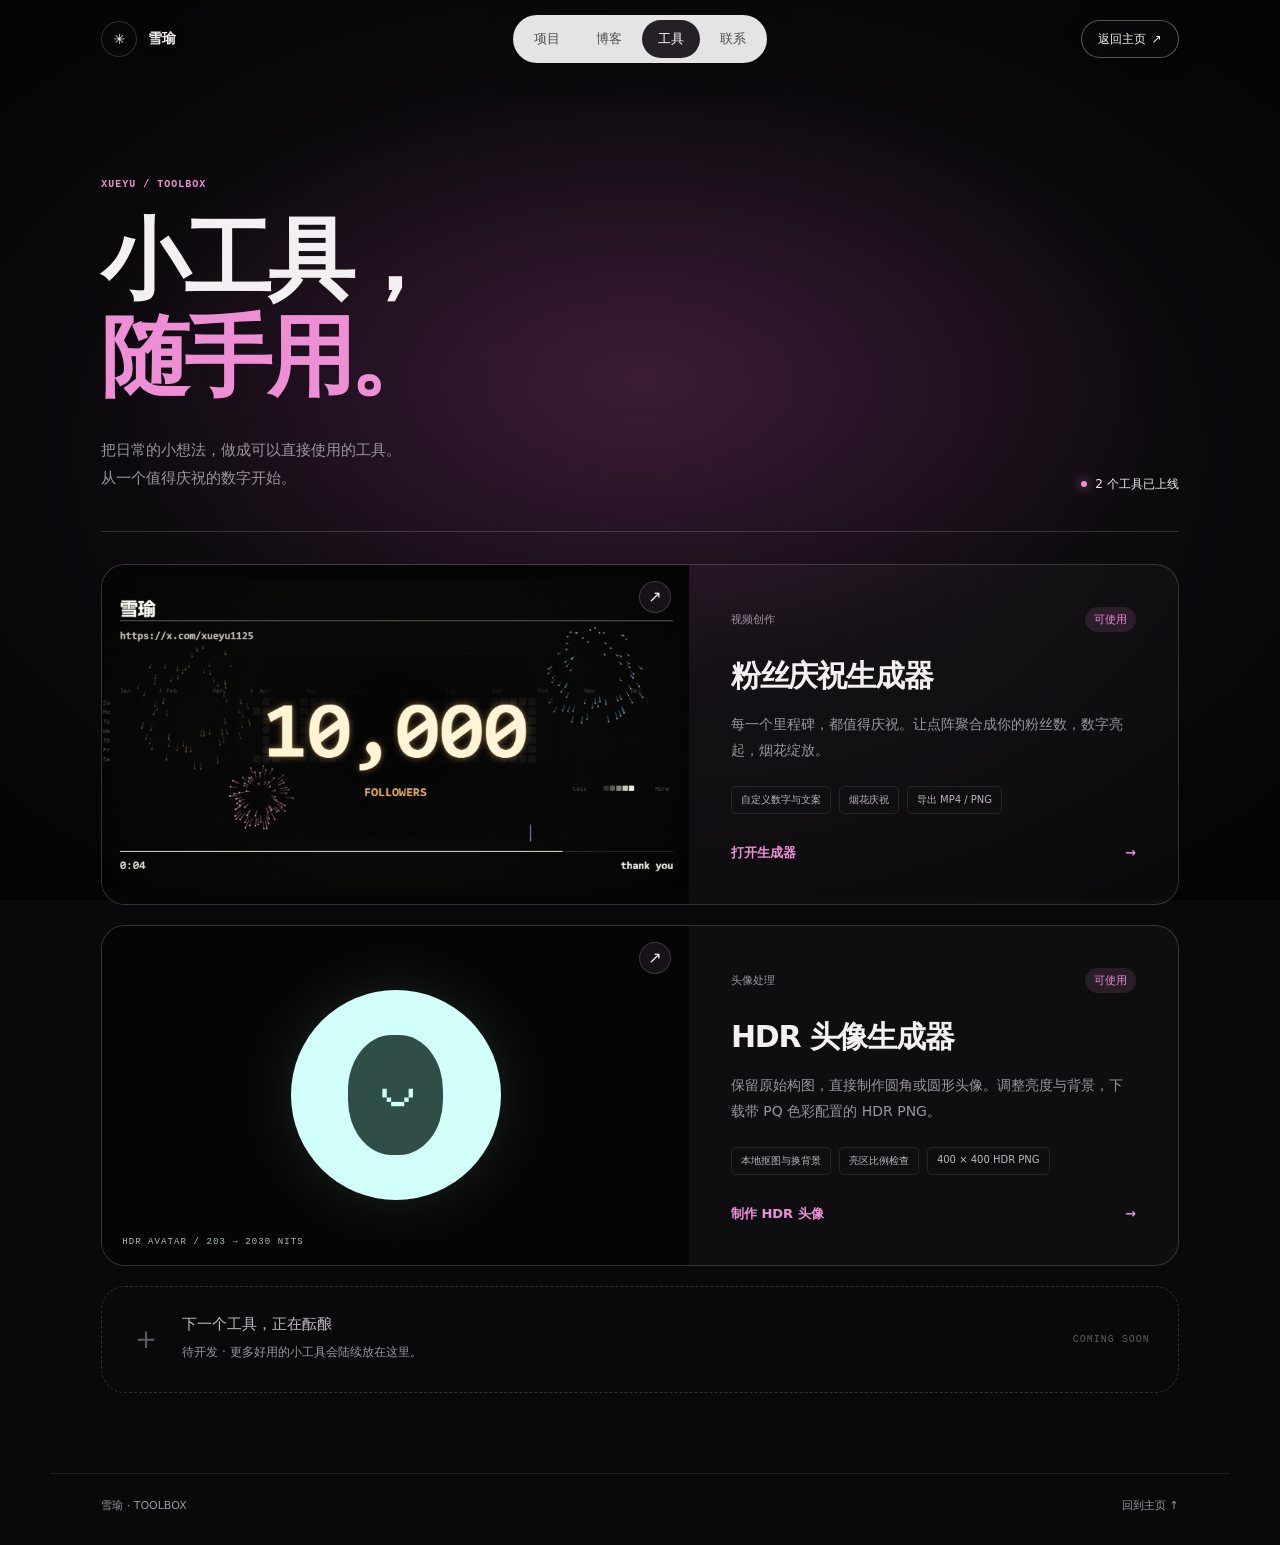
<file: tools/index.html>
<!doctype html>
<html lang="zh-CN">
<head>
  <meta charset="utf-8">
  <meta name="viewport" content="width=device-width, initial-scale=1">
  <title>工具集 — 雪瑜</title>
  <meta name="description" content="雪瑜的在线工具集。从粉丝里程碑庆祝视频开始，把日常的小想法做成随手可用的工具。">
  <meta name="theme-color" content="#09090b">
  <link rel="canonical" href="https://www.dinosaurliu.com/tools/">
  <link rel="icon" href="../assets/favicon.svg?v=4" type="image/svg+xml">
  <link rel="stylesheet" href="../styles.css">
  <link rel="stylesheet" href="tools.css">
</head>
<body class="tools-page">
  <a class="skip-link" href="#main">跳到主要内容</a>
  <header class="site-header">
    <a class="brand" href="../" aria-label="雪瑜首页"><span class="brand-mark" aria-hidden="true">✳</span><span>雪瑜</span></a>
    <nav class="main-nav" aria-label="主导航">
      <a href="../#work">项目</a>
      <a href="https://blog.dinosaurliu.com/" target="_blank" rel="noopener noreferrer">博客</a>
      <a href="./" aria-current="page">工具</a>
      <a href="../#contact">联系</a>
    </nav>
    <div class="header-actions"><a class="header-link" href="../">返回主页 <span aria-hidden="true">↗</span></a></div>
  </header>
  <main id="main">
    <section class="tools-intro" aria-labelledby="tools-title">
      <p class="section-kicker">XUEYU / TOOLBOX</p>
      <h1 id="tools-title">小工具，<br><span>随手用。</span></h1>
      <div class="tools-intro-bottom"><p>把日常的小想法，做成可以直接使用的工具。<br>从一个值得庆祝的数字开始。</p><span class="tool-count"><i></i> 2 个工具已上线</span></div>
    </section>
    <section class="tool-list" aria-label="在线工具">
      <a class="tool-card" href="follower-celebration/" aria-labelledby="celebration-title">
        <div class="tool-art">
          <img src="follower-celebration/preview.png" alt="10,000 粉丝里程碑高亮数字与烟花庆祝画面" width="1112" height="588">
          <span class="tool-open" aria-hidden="true">↗</span>
        </div>
        <div class="tool-copy"><div class="tool-meta"><span>视频创作</span><span class="tool-live">可使用</span></div>
          <h2 id="celebration-title">粉丝庆祝生成器</h2>
          <p>每一个里程碑，都值得庆祝。让点阵聚合成你的粉丝数，数字亮起，烟花绽放。</p>
          <ul class="tool-features"><li>自定义数字与文案</li><li>烟花庆祝</li><li>导出 MP4 / PNG</li></ul>
          <span class="tool-cta">打开生成器 <span aria-hidden="true">→</span></span>
        </div>
      </a>
      <a class="tool-card tool-hdr" href="hdr-avatar/" aria-labelledby="hdr-title">
        <div class="tool-art hdr-art" aria-hidden="true"><div class="hdr-orbit"><span>◡</span></div><span class="hdr-art-label">HDR AVATAR / 203 → 2030 NITS</span><span class="tool-open">↗</span></div>
        <div class="tool-copy"><div class="tool-meta"><span>头像处理</span><span class="tool-live">可使用</span></div>
          <h2 id="hdr-title">HDR 头像生成器</h2><p>保留原始构图，直接制作圆角或圆形头像。调整亮度与背景，下载带 PQ 色彩配置的 HDR PNG。</p>
          <ul class="tool-features"><li>本地抠图与换背景</li><li>亮区比例检查</li><li>400 × 400 HDR PNG</li></ul><span class="tool-cta">制作 HDR 头像 <span aria-hidden="true">→</span></span>
        </div>
      </a>
      <div class="tool-pending"><span class="pending-symbol" aria-hidden="true">＋</span><div><h2>下一个工具，正在酝酿</h2><p>待开发 · 更多好用的小工具会陆续放在这里。</p></div><span class="pending-label">COMING SOON</span></div>
    </section>
  </main>
  <footer class="tools-footer"><span>雪瑜 · TOOLBOX</span><a href="../">回到主页 ↑</a></footer>
</body>
</html>
</file>
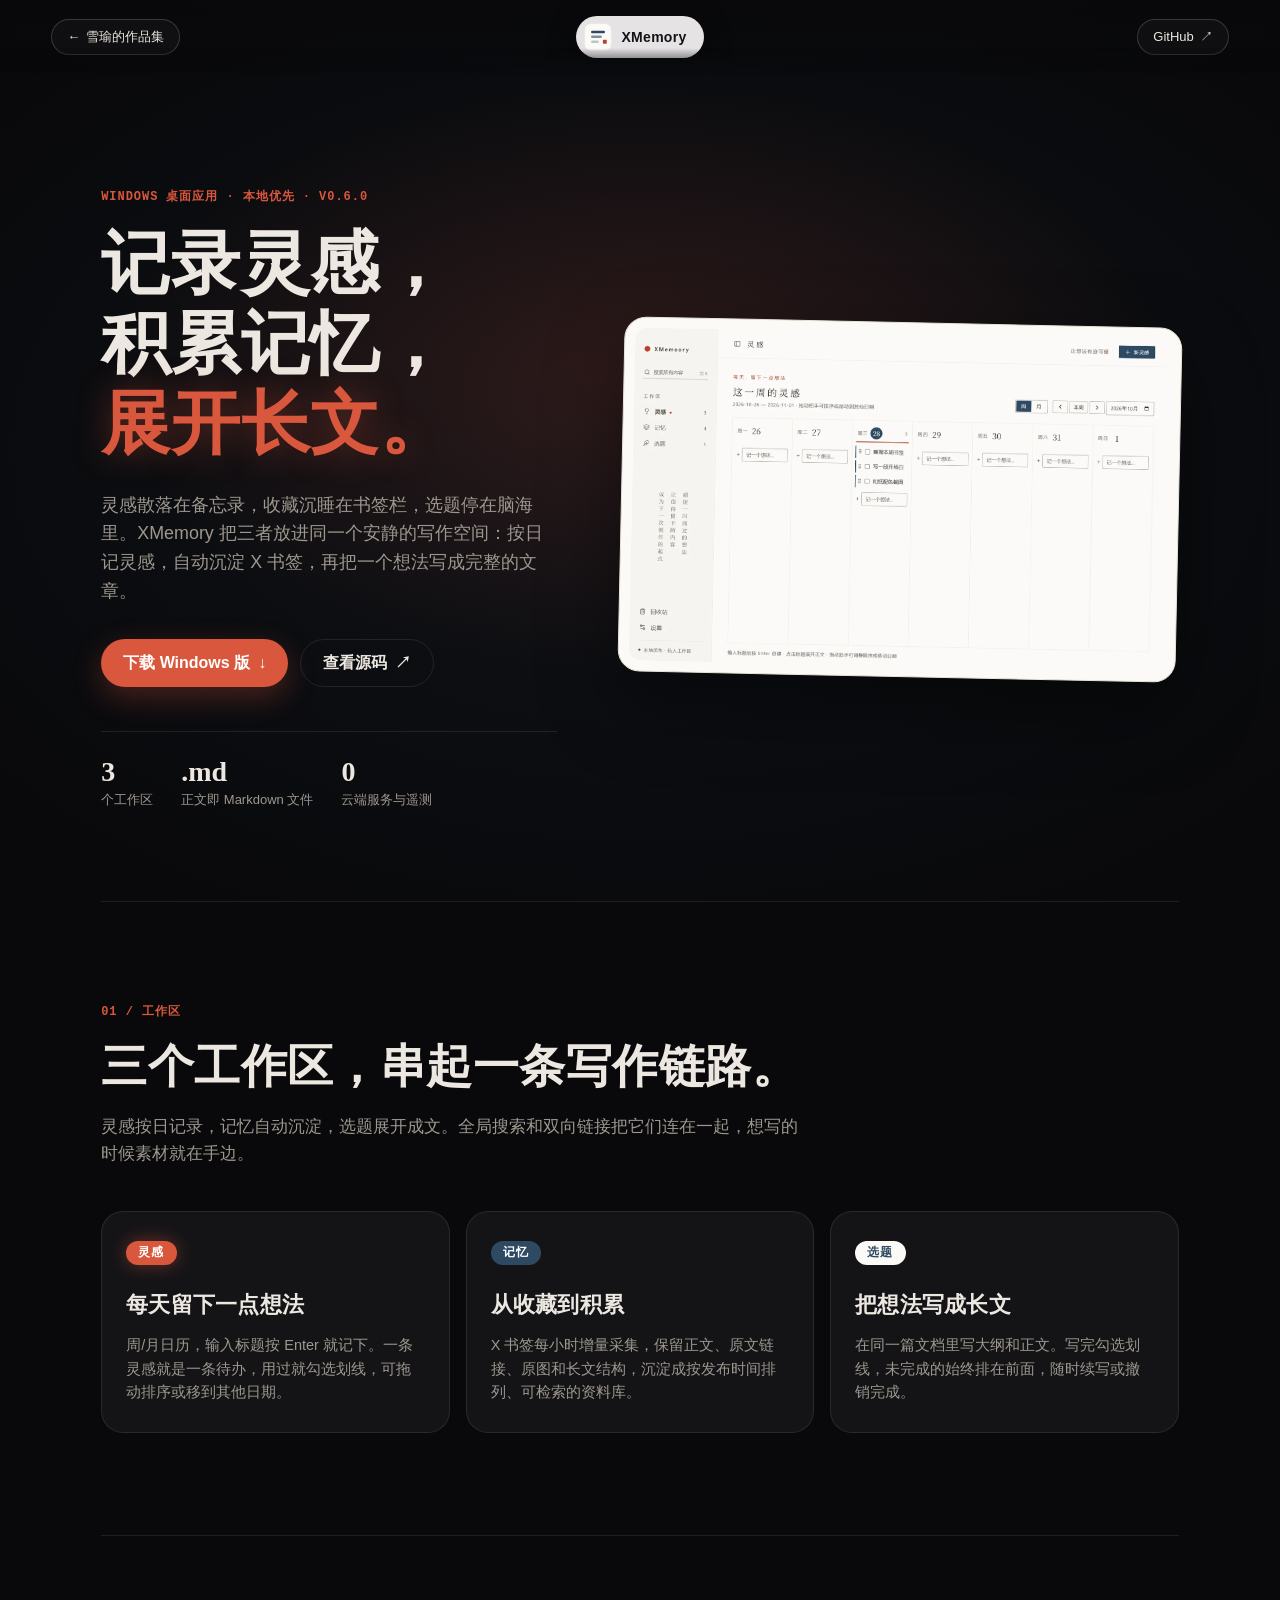
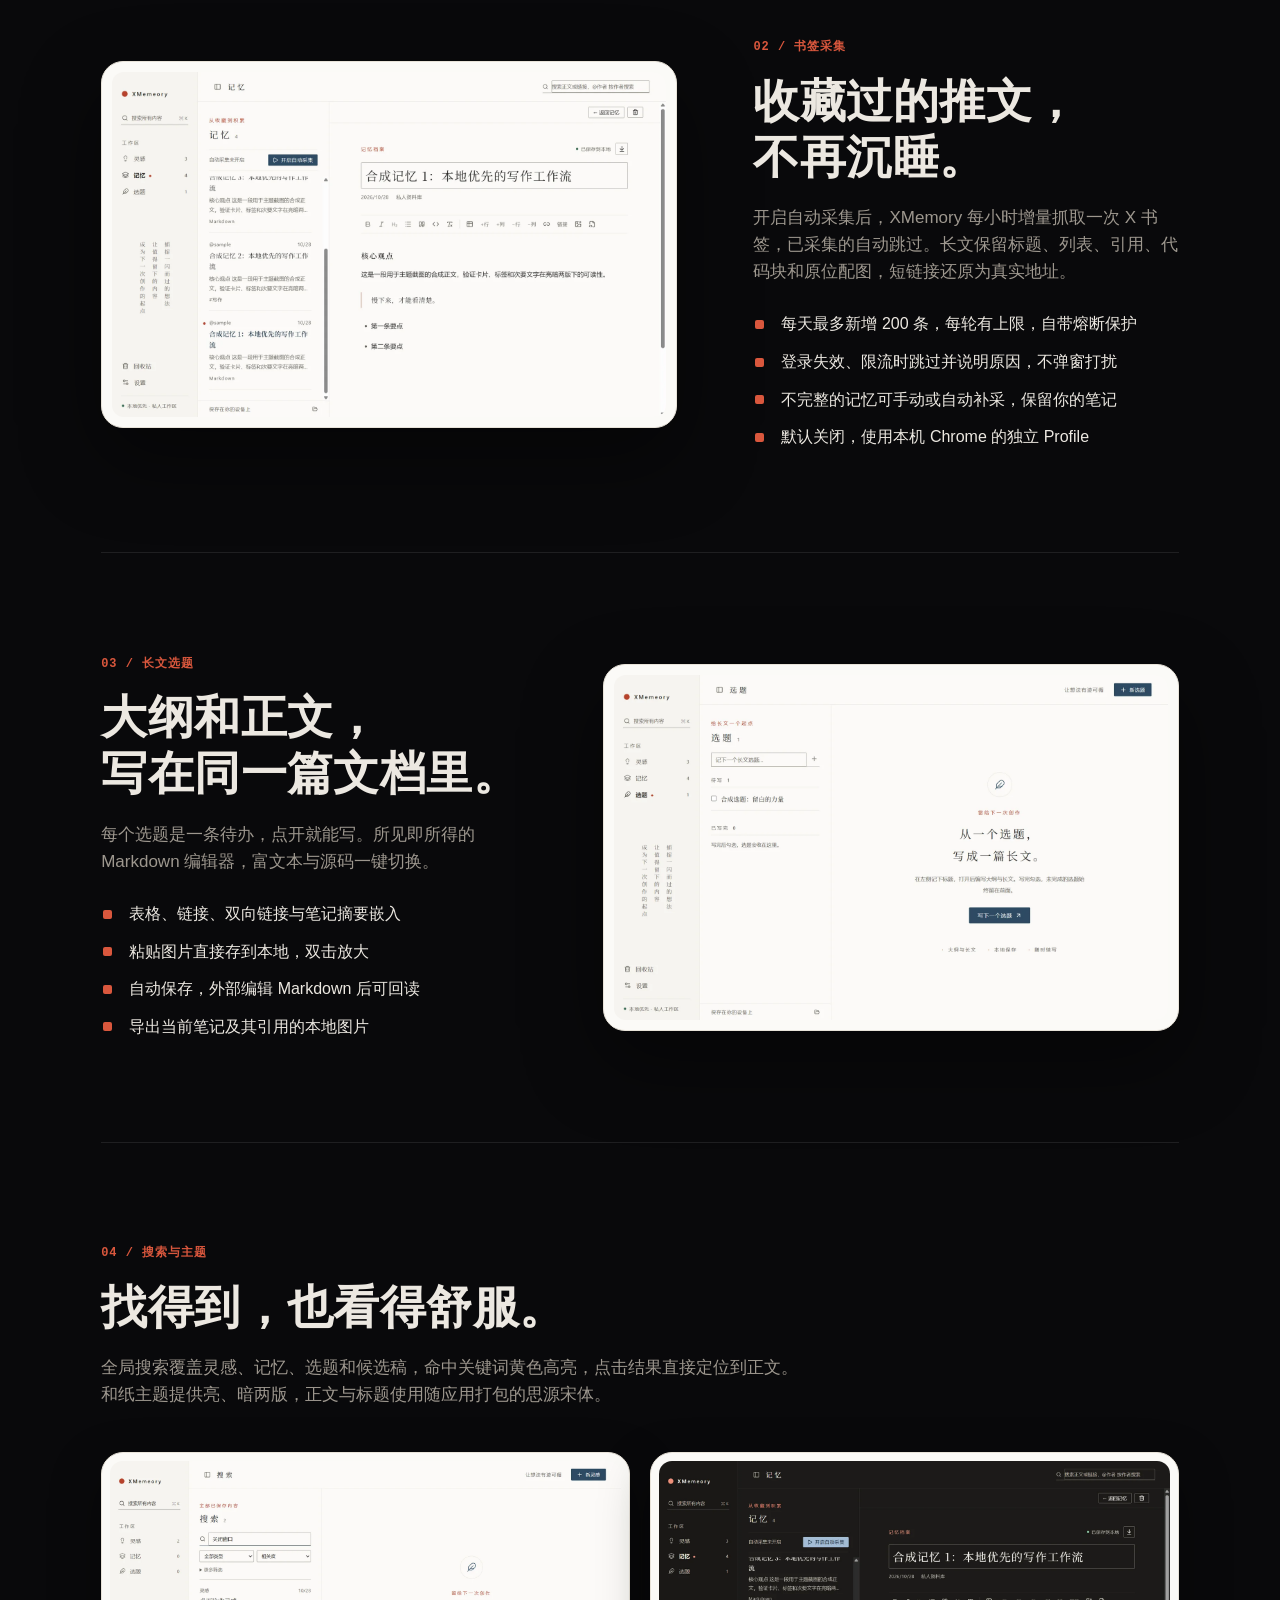
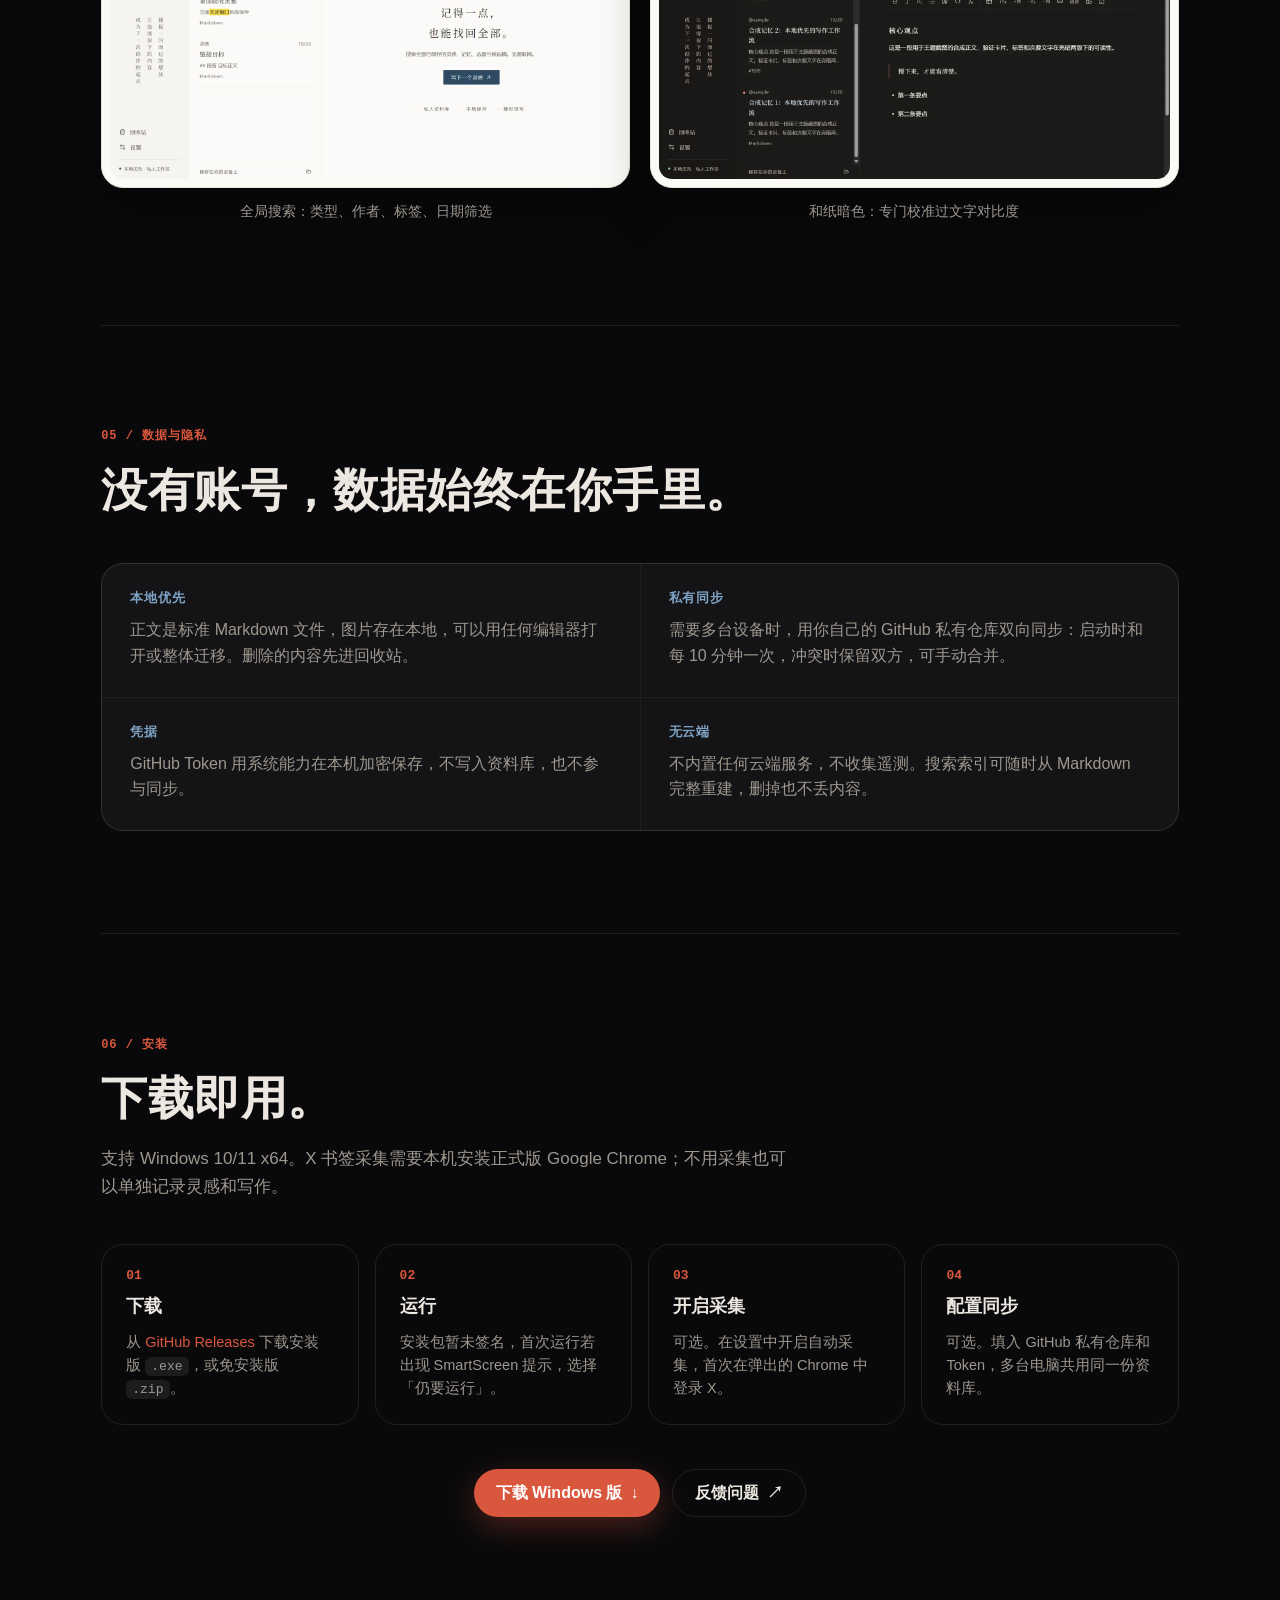
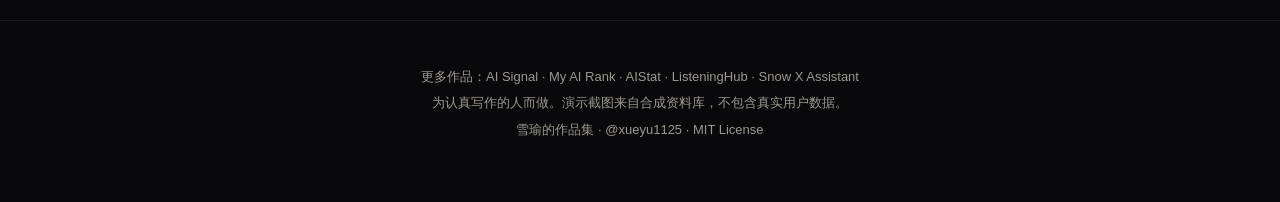
<file: xmemory/index.html>
<!doctype html>
<html lang="zh-CN">
<head>
  <meta charset="UTF-8">
  <meta name="viewport" content="width=device-width, initial-scale=1">
  <meta name="description" content="XMemory：本地优先的桌面写作工作区。按日记录灵感，把 X 书签沉淀成可检索的记忆，再把选题展开成长文。内容保存为 Markdown，可用 GitHub 私有仓库双向同步。">
  <meta name="theme-color" content="#09090b">
  <title>XMemory — 记录灵感，积累记忆，展开长文</title>
  <link rel="canonical" href="https://www.dinosaurliu.com/xmemory/">
  <meta property="og:type" content="website">
  <meta property="og:site_name" content="雪瑜的作品集">
  <meta property="og:title" content="XMemory — 记录灵感，积累记忆，展开长文">
  <meta property="og:description" content="XMemory：本地优先的桌面写作工作区。按日记录灵感，把 X 书签沉淀成可检索的记忆，再把选题展开成长文。">
  <meta property="og:url" content="https://www.dinosaurliu.com/xmemory/">
  <meta property="og:image" content="https://www.dinosaurliu.com/xmemory/images/og.jpg">
  <meta property="og:image:width" content="1200">
  <meta property="og:image:height" content="630">
  <meta name="twitter:card" content="summary_large_image">
  <meta name="twitter:site" content="@xueyu1125">
  <meta name="twitter:image" content="https://www.dinosaurliu.com/xmemory/images/og.jpg">
  <link rel="icon" href="images/logo.svg" type="image/svg+xml">
  <link rel="stylesheet" href="style.css">
</head>
<body>
  <a class="skip-link" href="#main">跳到主要内容</a>

  <header class="bar">
    <a class="back" href="../#work"><span aria-hidden="true">←</span> 雪瑜的作品集</a>
    <a class="product" href="#top">
      <img src="images/logo.svg" width="28" height="28" alt="">
      <span>XMemory</span>
    </a>
    <a class="bar-link" href="https://github.com/Andrew-liu/XMemory" target="_blank" rel="noopener noreferrer">GitHub <span aria-hidden="true">↗</span></a>
  </header>

  <main id="main">
    <section class="hero" id="top" aria-labelledby="hero-title">
      <div class="hero-copy">
        <p class="eyebrow">Windows 桌面应用 · 本地优先 · v0.6.0</p>
<h1 id="hero-title">记录灵感，<br>积累记忆，<br><span>展开长文。</span></h1>
        <p class="lead">灵感散落在备忘录，收藏沉睡在书签栏，选题停在脑海里。XMemory 把三者放进同一个安静的写作空间：按日记灵感，自动沉淀 X 书签，再把一个想法写成完整的文章。</p>
        <div class="actions">
          <a class="btn btn-primary" href="https://github.com/Andrew-liu/XMemory/releases/latest" target="_blank" rel="noopener noreferrer">下载 Windows 版 <span aria-hidden="true">↓</span></a>
          <a class="btn btn-ghost" href="https://github.com/Andrew-liu/XMemory" target="_blank" rel="noopener noreferrer">查看源码 <span aria-hidden="true">↗</span></a>
        </div>
        <ul class="facts" aria-label="项目特点">
          <li><b>3</b><span>个工作区</span></li>
          <li><b>.md</b><span>正文即 Markdown 文件</span></li>
          <li><b>0</b><span>云端服务与遥测</span></li>
        </ul>
      </div>
      <figure class="hero-shot">
        <img src="images/calendar.webp" width="1600" height="996" alt="XMemory 灵感日历：按周查看，每天的灵感是一条可勾选的待办">
      </figure>
    </section>

    <section class="section" id="features" aria-labelledby="features-title">
      <div class="section-head">
        <p class="kicker">01 / 工作区</p>
        <h2 id="features-title">三个工作区，串起一条写作链路。</h2>
        <p>灵感按日记录，记忆自动沉淀，选题展开成文。全局搜索和双向链接把它们连在一起，想写的时候素材就在手边。</p>
      </div>
      <div class="features three">
        <article class="feature">
          <span class="feature-tag tag-red">灵感</span>
          <h3>每天留下一点想法</h3>
          <p>周/月日历，输入标题按 Enter 就记下。一条灵感就是一条待办，用过就勾选划线，可拖动排序或移到其他日期。</p>
        </article>
        <article class="feature">
          <span class="feature-tag tag-indigo">记忆</span>
          <h3>从收藏到积累</h3>
          <p>X 书签每小时增量采集，保留正文、原文链接、原图和长文结构，沉淀成按发布时间排列、可检索的资料库。</p>
        </article>
        <article class="feature">
          <span class="feature-tag tag-paper">选题</span>
          <h3>把想法写成长文</h3>
          <p>在同一篇文档里写大纲和正文。写完勾选划线，未完成的始终排在前面，随时续写或撤销完成。</p>
        </article>
      </div>
    </section>

    <section class="section split" aria-labelledby="memory-title">
      <figure class="split-shot">
        <img src="images/memory.webp" width="1600" height="996" alt="记忆阅读：左侧书签列表，右侧显示采集到的正文" loading="lazy">
      </figure>
      <div class="split-copy">
        <p class="kicker">02 / 书签采集</p>
        <h2 id="memory-title">收藏过的推文，不再沉睡。</h2>
        <p>开启自动采集后，XMemory 每小时增量抓取一次 X 书签，已采集的自动跳过。长文保留标题、列表、引用、代码块和原位配图，短链接还原为真实地址。</p>
        <ul class="ticks">
          <li>每天最多新增 200 条，每轮有上限，自带熔断保护</li>
          <li>登录失效、限流时跳过并说明原因，不弹窗打扰</li>
          <li>不完整的记忆可手动或自动补采，保留你的笔记</li>
          <li>默认关闭，使用本机 Chrome 的独立 Profile</li>
        </ul>
      </div>
    </section>

    <section class="section split reverse" aria-labelledby="topics-title">
      <div class="split-copy">
        <p class="kicker">03 / 长文选题</p>
        <h2 id="topics-title">大纲和正文，写在同一篇文档里。</h2>
        <p>每个选题是一条待办，点开就能写。所见即所得的 Markdown 编辑器，富文本与源码一键切换。</p>
        <ul class="ticks">
          <li>表格、链接、双向链接与笔记摘要嵌入</li>
          <li>粘贴图片直接存到本地，双击放大</li>
          <li>自动保存，外部编辑 Markdown 后可回读</li>
          <li>导出当前笔记及其引用的本地图片</li>
        </ul>
      </div>
      <figure class="split-shot">
        <img src="images/topics.webp" width="1600" height="996" alt="长文选题：待写与已写完分组，右侧编辑大纲和正文" loading="lazy">
      </figure>
    </section>

    <section class="section" aria-labelledby="search-title">
      <div class="section-head">
        <p class="kicker">04 / 搜索与主题</p>
        <h2 id="search-title">找得到，也看得舒服。</h2>
        <p>全局搜索覆盖灵感、记忆、选题和候选稿，命中关键词黄色高亮，点击结果直接定位到正文。和纸主题提供亮、暗两版，正文与标题使用随应用打包的思源宋体。</p>
      </div>
      <div class="duo">
        <figure><img src="images/search.webp" width="1600" height="996" alt="全局搜索：按类型、作者、标签和日期筛选，关键词高亮" loading="lazy"><figcaption>全局搜索：类型、作者、标签、日期筛选</figcaption></figure>
        <figure><img src="images/memory-dark.webp" width="1600" height="996" alt="和纸暗色主题下的记忆阅读页面" loading="lazy"><figcaption>和纸暗色：专门校准过文字对比度</figcaption></figure>
      </div>
    </section>

    <section class="section privacy" aria-labelledby="privacy-title">
      <div class="section-head">
        <p class="kicker">05 / 数据与隐私</p>
        <h2 id="privacy-title">没有账号，数据始终在你手里。</h2>
      </div>
      <dl class="privacy-grid">
        <div><dt>本地优先</dt><dd>正文是标准 Markdown 文件，图片存在本地，可以用任何编辑器打开或整体迁移。删除的内容先进回收站。</dd></div>
        <div><dt>私有同步</dt><dd>需要多台设备时，用你自己的 GitHub 私有仓库双向同步：启动时和每 10 分钟一次，冲突时保留双方，可手动合并。</dd></div>
        <div><dt>凭据</dt><dd>GitHub Token 用系统能力在本机加密保存，不写入资料库，也不参与同步。</dd></div>
        <div><dt>无云端</dt><dd>不内置任何云端服务，不收集遥测。搜索索引可随时从 Markdown 完整重建，删掉也不丢内容。</dd></div>
      </dl>
    </section>

    <section class="section install" id="install" aria-labelledby="install-title">
      <div class="section-head">
        <p class="kicker">06 / 安装</p>
        <h2 id="install-title">下载即用。</h2>
        <p>支持 Windows 10/11 x64。X 书签采集需要本机安装正式版 Google Chrome；不用采集也可以单独记录灵感和写作。</p>
      </div>
      <ol class="steps">
        <li><b>下载</b><span>从 <a href="https://github.com/Andrew-liu/XMemory/releases/latest" target="_blank" rel="noopener noreferrer">GitHub Releases</a> 下载安装版 <code>.exe</code>，或免安装版 <code>.zip</code>。</span></li>
        <li><b>运行</b><span>安装包暂未签名，首次运行若出现 SmartScreen 提示，选择「仍要运行」。</span></li>
        <li><b>开启采集</b><span>可选。在设置中开启自动采集，首次在弹出的 Chrome 中登录 X。</span></li>
        <li><b>配置同步</b><span>可选。填入 GitHub 私有仓库和 Token，多台电脑共用同一份资料库。</span></li>
      </ol>
      <div class="actions center">
        <a class="btn btn-primary" href="https://github.com/Andrew-liu/XMemory/releases/latest" target="_blank" rel="noopener noreferrer">下载 Windows 版 <span aria-hidden="true">↓</span></a>
        <a class="btn btn-ghost" href="https://github.com/Andrew-liu/XMemory/issues" target="_blank" rel="noopener noreferrer">反馈问题 <span aria-hidden="true">↗</span></a>
      </div>
    </section>
  </main>

  <footer class="foot">
    <p>更多作品：<a href="../ai-signal/">AI Signal</a> · <a href="../ai-rank/">My AI Rank</a> · <a href="../aistat/">AIStat</a> · <a href="../listeninghub/">ListeningHub</a> · <a href="../snow-x-assistant/">Snow X Assistant</a></p>
    <p>为认真写作的人而做。演示截图来自合成资料库，不包含真实用户数据。</p>
    <p>
      <a href="../">雪瑜的作品集</a> ·
      <a href="https://x.com/xueyu1125" target="_blank" rel="noopener noreferrer">@xueyu1125</a> ·
      <a href="https://github.com/Andrew-liu/XMemory/blob/main/LICENSE" target="_blank" rel="noopener noreferrer">MIT License</a>
    </p>
  </footer>
</body>
</html>
</file>
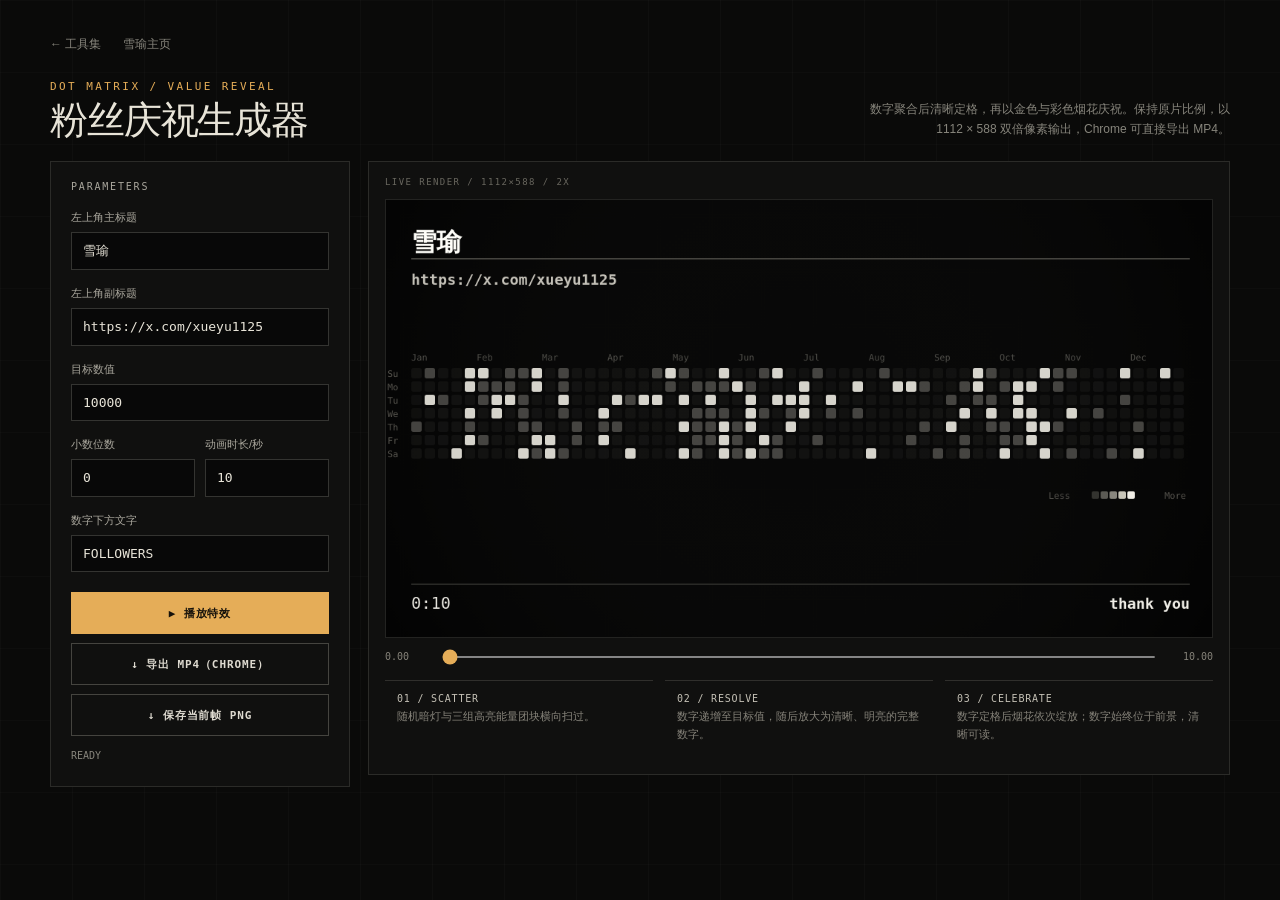
<file: tools/follower-celebration/index.html>
<!doctype html>
<html lang="zh-CN">
<head>
  <meta charset="utf-8" />
  <meta name="viewport" content="width=device-width,initial-scale=1" />
  <title>粉丝庆祝生成器 — 雪瑜工具集</title>
  <meta name="description" content="输入粉丝数，自定义文案，生成点阵数字与烟花庆祝视频，支持导出 MP4 和 PNG。">
  <link rel="icon" href="../../assets/favicon.svg?v=4" type="image/svg+xml">
  <style>
    :root {
      --ink: #070707;
      --panel: #10100f;
      --line: #2b2b28;
      --paper: #e8e4d8;
      --muted: #87857c;
      --amber: #e5ad58;
      --amber-soft: #563b1d;
    }
    * { box-sizing: border-box; }
    html, body { min-height: 100%; }
    body {
      margin: 0;
      color: var(--paper);
      background:
        linear-gradient(90deg, rgba(255,255,255,.018) 1px, transparent 1px) 0 0 / 72px 72px,
        linear-gradient(rgba(255,255,255,.014) 1px, transparent 1px) 0 0 / 72px 72px,
        #0a0a09;
      font-family: "Microsoft YaHei UI", "PingFang SC", sans-serif;
    }
    .shell {
      width: min(1180px, calc(100% - 32px));
      margin: 0 auto;
      padding: 36px 0 52px;
    }
    header { display: flex; align-items: end; justify-content: space-between; gap: 24px; margin-bottom: 22px; }
    h1 {
      margin: 0;
      font: 500 clamp(25px, 3vw, 40px)/1 "Arial Narrow", "Microsoft YaHei UI", sans-serif;
      letter-spacing: -.03em;
    }
    .eyebrow { margin: 0 0 9px; color: var(--amber); font: 11px/1 Consolas, monospace; letter-spacing: .22em; }
    .back-links { display: flex; gap: 22px; margin-bottom: 28px; }
    .back-links a { color: var(--muted); text-decoration: none; font-size: 12px; }
    .back-links a:hover { color: var(--paper); }
    .back-links a:focus-visible { outline: 2px solid var(--amber); outline-offset: 4px; }
    .hint { margin: 0; max-width: 390px; color: var(--muted); font-size: 12px; line-height: 1.7; text-align: right; }
    main { display: grid; grid-template-columns: 300px 1fr; gap: 18px; align-items: start; }
    .controls, .stage { border: 1px solid var(--line); background: rgba(16,16,15,.94); }
    .controls { padding: 20px; }
    .section-label { margin: 0 0 18px; color: #aaa79d; font: 10px/1 Consolas, monospace; letter-spacing: .18em; }
    label { display: block; margin: 0 0 16px; color: #aaa79d; font-size: 11px; }
    input {
      width: 100%; margin-top: 7px; padding: 10px 11px;
      color: var(--paper); background: #080808; border: 1px solid #343431; border-radius: 0;
      outline: none; font: 13px/1.2 Consolas, monospace;
    }
    input:focus { border-color: var(--amber); box-shadow: 0 0 0 2px rgba(229,173,88,.13); }
    .row { display: grid; grid-template-columns: 1fr 1fr; gap: 10px; }
    .actions { display: grid; gap: 9px; margin-top: 20px; }
    button {
      min-height: 42px; padding: 0 14px; border: 1px solid #45443f; border-radius: 0;
      color: #dedad0; background: transparent; cursor: pointer; font: 600 11px/1 Consolas, monospace;
      letter-spacing: .08em; text-transform: uppercase;
    }
    button.primary { color: #16120b; border-color: var(--amber); background: var(--amber); }
    button:hover { filter: brightness(1.1); }
    button:focus-visible { outline: 2px solid #fff; outline-offset: 2px; }
    button:disabled { opacity: .45; cursor: wait; }
    .status { min-height: 18px; margin: 12px 0 0; color: var(--muted); font: 10px/1.5 Consolas, monospace; }
    .stage { position: relative; padding: 16px; overflow: hidden; }
    .stage::before {
      content: "LIVE RENDER / 1112×588 / 2X"; display: block; margin: 0 0 12px;
      color: #69675f; font: 9px/1 Consolas, monospace; letter-spacing: .16em;
    }
    .canvas-wrap { position: relative; background: #000; border: 1px solid #232321; }
    canvas { display: block; width: 100%; height: auto; aspect-ratio: 556 / 294; background: #050505; }
    .playhead { display: grid; grid-template-columns: 48px 1fr 48px; gap: 9px; align-items: center; margin-top: 13px; }
    .time { color: #858279; font: 10px Consolas, monospace; }
    .time:last-child { text-align: right; }
    input[type="range"] { margin: 0; padding: 0; height: 2px; border: 0; accent-color: var(--amber); }
    .notes { display: grid; grid-template-columns: repeat(3, 1fr); gap: 12px; margin-top: 18px; }
    .note { min-height: 78px; padding: 12px; border-top: 1px solid #302f2c; color: #858279; font-size: 11px; line-height: 1.6; }
    .note b { display: block; margin-bottom: 4px; color: #c4c0b5; font: 10px Consolas, monospace; letter-spacing: .08em; }
    @media (max-width: 860px) {
      header { align-items: start; flex-direction: column; }
      .hint { text-align: left; }
      main { grid-template-columns: 1fr; }
      .controls { order: 2; }
    }
    @media (max-width: 560px) { .notes { grid-template-columns: 1fr; } .shell { width: min(100% - 20px, 1180px); } }
    @media (prefers-reduced-motion: reduce) { button { transition: none; } }
  </style>
</head>
<body>
  <div class="shell">
    <nav class="back-links" aria-label="返回导航"><a href="../">← 工具集</a><a href="../../">雪瑜主页</a></nav>
    <header>
      <div>
        <p class="eyebrow">DOT MATRIX / VALUE REVEAL</p>
        <h1>粉丝庆祝生成器</h1>
      </div>
      <p class="hint">数字聚合后清晰定格，再以金色与彩色烟花庆祝。保持原片比例，以 1112 × 588 双倍像素输出，Chrome 可直接导出 MP4。</p>
    </header>
    <main>
      <section class="controls" aria-label="参数设置">
        <p class="section-label">PARAMETERS</p>
        <label>左上角主标题<input id="title" value="雪瑜" maxlength="28" /></label>
        <label>左上角副标题<input id="subtitle" value="https://x.com/xueyu1125" maxlength="48" /></label>
        <label>目标数值<input id="target" type="number" value="10000" min="0" max="999999999" step="1" /></label>
        <div class="row">
          <label>小数位数<input id="decimals" type="number" value="0" min="0" max="2" step="1" /></label>
          <label>动画时长/秒<input id="duration" type="number" value="10" min="2" max="20" step="0.1" /></label>
        </div>
        <label>数字下方文字<input id="milestone" value="FOLLOWERS" maxlength="36" /></label>
        <div class="actions">
          <button id="play" class="primary">▶ 播放特效</button>
          <button id="record">↓ 导出 MP4（Chrome）</button>
          <button id="saveFrame">↓ 保存当前帧 PNG</button>
        </div>
        <p id="status" class="status">READY</p>
      </section>
      <section class="stage">
        <div class="canvas-wrap"><canvas id="canvas" width="1112" height="588"></canvas></div>
        <div class="playhead">
          <span id="now" class="time">0.00</span>
          <input id="scrub" type="range" min="0" max="1" value="0" step="0.001" aria-label="时间轴" />
          <span id="end" class="time">10.00</span>
        </div>
        <div class="notes">
          <div class="note"><b>01 / SCATTER</b>随机暗灯与三组高亮能量团块横向扫过。</div>
          <div class="note"><b>02 / RESOLVE</b>数字递增至目标值，随后放大为清晰、明亮的完整数字。</div>
          <div class="note"><b>03 / CELEBRATE</b>数字定格后烟花依次绽放；数字始终位于前景，清晰可读。</div>
        </div>
      </section>
    </main>
  </div>
  <script src="./vendor/mp4-muxer.js"></script>
  <script>
    const canvas = document.querySelector('#canvas');
    const ctx = canvas.getContext('2d');
    const $ = (s) => document.querySelector(s);
    const inputs = ['title','subtitle','target','decimals','duration','milestone'].map(id => $('#'+id));
    const W = 556, H = 294, OUTPUT_SCALE = 2, OUTPUT_W = W * OUTPUT_SCALE, OUTPUT_H = H * OUTPUT_SCALE;
    const COLS = 58, ROWS = 7, CELL = 7, GAP = 2;
    const GRID_X = 17, GRID_Y = 113, STRIDE = CELL + GAP;
    const digits = {
      '0':['11111','10001','10011','10101','11001','10001','11111'],
      '1':['00100','01100','00100','00100','00100','00100','01110'],
      '2':['11111','00001','00001','11111','10000','10000','11111'],
      '3':['11111','00001','00001','01111','00001','00001','11111'],
      '4':['10001','10001','10001','11111','00001','00001','00001'],
      '5':['11111','10000','10000','11111','00001','00001','11111'],
      '6':['11111','10000','10000','11111','10001','10001','11111'],
      '7':['11111','00001','00010','00100','01000','01000','01000'],
      '8':['11111','10001','10001','11111','10001','10001','11111'],
      '9':['11111','10001','10001','11111','00001','00001','11111'],
      ',':['0','0','0','0','0','1','1'], '.':['0','0','0','0','0','0','1'], '-':['0','0','0','111','0','0','0']
    };
    const FPS = 24;
    let raf = 0, playing = false, startAt = 0, currentT = 0, recorder = null, exporting = false;

    function hash(n) { const x = Math.sin(n * 127.1 + 311.7) * 43758.5453; return x - Math.floor(x); }
    function clamp(v,a,b) { return Math.max(a,Math.min(b,v)); }
    function smoothstep(t) { t=clamp(t,0,1); return t*t*(3-2*t); }
    function easeInOutCubic(t) { return t < .5 ? 4*t*t*t : 1-Math.pow(-2*t+2,3)/2; }
    function config() {
      return {
        title: $('#title').value || 'UNTITLED', subtitle: $('#subtitle').value,
        target: clamp(Number($('#target').value)||0,0,999999999),
        decimals: clamp(Number($('#decimals').value)||0,0,2),
        duration: clamp(Number($('#duration').value)||10,2,20),
        milestone: $('#milestone').value
      };
    }
    function formatValue(v, decimals) { return v.toLocaleString('en-US',{minimumFractionDigits:decimals,maximumFractionDigits:decimals}); }
    function bitmapFor(text) {
      const widths = [...text].map(ch => (digits[ch]||digits['0'])[0].length);
      const total = widths.reduce((a,b)=>a+b,0) + Math.max(0,text.length-1);
      const bits = Array.from({length:ROWS},()=>Array(total).fill(false));
      let x=0;
      [...text].forEach((ch,i)=>{
        const p=digits[ch]||digits['0'];
        for(let y=0;y<ROWS;y++) for(let j=0;j<p[y].length;j++) if(p[y][j]==='1') bits[y][x+j]=true;
        x += p[0].length + (i<text.length-1?1:0);
      });
      return bits;
    }
    function roundRect(x,y,w,h,r) {
      ctx.beginPath(); ctx.roundRect(x,y,w,h,r); ctx.fill();
    }
    function draw(t) {
      const c=config(), dur=c.duration, p=clamp(t/dur,0,1), resolveStart=.20, resolveEnd=.58;
      ctx.setTransform(OUTPUT_SCALE,0,0,OUTPUT_SCALE,0,0);
      ctx.imageSmoothingEnabled=false;
      ctx.textRendering='geometricPrecision';
      ctx.fillStyle='#050505'; ctx.fillRect(0,0,W,H);
      const vignette=ctx.createRadialGradient(W*.5,H*.45,30,W*.5,H*.45,340);
      vignette.addColorStop(0,'rgba(28,28,26,.14)'); vignette.addColorStop(1,'rgba(0,0,0,.55)');
      ctx.fillStyle=vignette; ctx.fillRect(0,0,W,H);
      ctx.textBaseline='alphabetic';
      ctx.fillStyle='#fffef9'; ctx.font='700 17px Consolas, "Lucida Console", monospace';
      ctx.fillText(c.title,17,34);
      ctx.fillStyle='#c4c1b8'; ctx.font='600 10px Consolas, "Lucida Console", monospace'; ctx.fillText(c.subtitle,17,57);
      ctx.fillStyle='#45443f'; ctx.fillRect(17,39,524,1);
      const months=['Jan','Feb','Mar','Apr','May','Jun','Jul','Aug','Sep','Oct','Nov','Dec'];
      ctx.font='6px Consolas, monospace'; ctx.fillStyle='#4e4d48';
      months.forEach((m,i)=>ctx.fillText(m,17+i*44,108));
      const rp=clamp((p-resolveStart)/(resolveEnd-resolveStart),0,1);
      const value = rp>=1 ? c.target : c.target*easeInOutCubic(rp);
      const display = formatValue(value,c.decimals);
      const bitmap=bitmapFor(display);
      const textWidth=bitmap[0].length;
      const startCol=Math.max(0,Math.floor((COLS-textWidth)/2));
      const gridFade=1-smoothstep((p-.58)/.07)*.90;
      ctx.save(); ctx.globalAlpha=gridFade;
      for(let y=0;y<ROWS;y++) for(let x=0;x<COLS;x++) {
        const tx=x-startCol;
        const on=tx>=0 && tx<textWidth && bitmap[y][tx];
        const noise=hash(x*17+y*71+Math.floor(t*24)*131);
        const wave1=Math.exp(-Math.pow((x-(8+p*70))/4.5,2));
        const wave2=Math.exp(-Math.pow((x-(25+p*42))/5.5,2));
        const wave3=Math.exp(-Math.pow((x-(44+p*21))/4.0,2));
        const scatter=(.11+.55*Math.max(wave1,wave2,wave3))*(1-smoothstep(rp));
        const ghost = noise < scatter;
        let alpha=.11 + noise*.06;
        let color=`rgba(80,80,75,${alpha})`;
        if(ghost) { const hot=noise < scatter*.42; color=hot?'rgba(242,240,231,.88)':'rgba(126,125,118,.52)'; }
        if(on && rp>.02) {
          const settle=clamp(rp*1.35,0,1);
          const amber=false;
          const flick=amber ? .72+.28*hash(x*31+y*11+Math.floor(t*18)) : 1;
          color=amber?`rgba(237,177,87,${settle*flick})`:`rgba(241,239,231,${settle*(.84+.16*noise)})`;
        }
        ctx.fillStyle=color; roundRect(GRID_X+x*STRIDE,GRID_Y+y*STRIDE,CELL,CELL,1.35);
      }
      ctx.restore();
      ctx.fillStyle='#55534d'; ctx.font='6px Consolas, monospace';
      ['Su','Mo','Tu','We','Th','Fr','Sa'].forEach((d,i)=>ctx.fillText(d,1,119+i*9));
      ctx.fillText('Less',446,201); ctx.fillText('More',524,201);
      ['#33332f','#5b5a54','#88867d','#c8c5b8','#f0eee6'].forEach((v,i)=>{ctx.fillStyle=v; roundRect(475+i*6,196,5,5,1)});
      const timer=Math.max(2,Math.round(10-p*8));
      ctx.fillStyle='#eceae3'; ctx.font='11px Consolas, monospace'; ctx.fillText(`0:${String(timer).padStart(2,'0')}`,17,275);
      ctx.save();
      ctx.fillStyle='#f0eee7'; ctx.font='700 10px Consolas, "Lucida Console", monospace';
      ctx.textAlign='right'; ctx.fillText('thank you',541,275); ctx.restore();
      ctx.fillStyle='#292926'; ctx.fillRect(17,258,524,1);
      ctx.fillStyle='#f0eee6'; ctx.fillRect(17,258,524*p,1);
      if(p>=.58) {
        drawFireworks(p,c.duration);
        const reveal=smoothstep((p-.58)/.065);
        ctx.save();
        ctx.globalAlpha=reveal;
        const backdrop=ctx.createRadialGradient(W/2,151,40,W/2,151,228);
        backdrop.addColorStop(0,'rgba(5,5,5,.96)');
        backdrop.addColorStop(.45,'rgba(5,5,5,.40)');
        backdrop.addColorStop(.72,'rgba(5,5,5,.06)');
        backdrop.addColorStop(1,'rgba(5,5,5,0)');
        ctx.fillStyle=backdrop; ctx.fillRect(0,72,W,174);
        ctx.translate(W/2,150); const scale=.94+.06*reveal; ctx.scale(scale,scale);
        const finalText=formatValue(c.target,c.decimals);
        let size=76; ctx.font=`700 ${size}px Consolas, 'Microsoft YaHei UI', monospace`;
        while(ctx.measureText(finalText).width>W-56 && size>24) {
          size--; ctx.font=`700 ${size}px Consolas, 'Microsoft YaHei UI', monospace`;
        }
        ctx.textAlign='center'; ctx.textBaseline='middle';
        ctx.shadowColor='rgba(255,191,92,.5)'; ctx.shadowBlur=13;
        ctx.fillStyle='#fff4d5'; ctx.fillText(finalText,0,0);
        ctx.shadowBlur=0; ctx.fillStyle='#e5ad58';
        ctx.font='700 12px Consolas, "Microsoft YaHei UI", monospace';
        ctx.fillText(c.milestone,0,53, W-58);
        ctx.restore();
      }
      currentT=t; $('#scrub').value=p; $('#now').textContent=t.toFixed(2); $('#end').textContent=dur.toFixed(2);
    }
    // Analytic particles: preview, scrubbing and MP4 use the identical timeline.
    function drawFireworks(p,duration) {
      const elapsed=(p-.68)*duration;
      if(elapsed<0) return;
      const colors=['255,199,103','108,204,255','255,137,167','196,161,255','255,226,157'];
      const positions=[[.16,.32],[.84,.28],[.27,.70],[.73,.67],[.49,.26],[.10,.60],[.91,.57]];
      ctx.save(); ctx.globalCompositeOperation='screen'; ctx.lineCap='round';
      const spacing=Math.max(.14,duration*.042);
      for(let b=0;b<14;b++) {
        const age=elapsed-b*spacing;
        if(age<-.16 || age>1.5) continue;
        const pos=positions[b%positions.length], bx=W*pos[0], by=H*pos[1];
        const rgb=colors[b%colors.length];
        if(age<0) {
          const y=by+(H-by)*(-age/.16);
          ctx.strokeStyle=`rgba(${rgb},.8)`;ctx.lineWidth=1.2;
          ctx.beginPath();ctx.moveTo(bx,y+15);ctx.lineTo(bx,y);ctx.stroke();
          continue;
        }
        const fade=Math.pow(Math.max(0,1-age/1.5),.85);
        for(let i=0;i<64;i++) {
          const angle=i/64*Math.PI*2+hash(b+3)*.5;
          const speed=52+hash(i*31+b*13)*65;
          const travel=(1-Math.exp(-age*1.7))/1.7;
          const tail=(1-Math.exp(-Math.max(0,age-.10)*1.7))/1.7;
          const x=bx+Math.cos(angle)*speed*travel;
          const y=by+Math.sin(angle)*speed*travel+19*age*age;
          ctx.strokeStyle=`rgba(${rgb},${fade*(.55+.45*hash(i+b))})`;
          ctx.lineWidth=i%5===0?1.3:.7;
          ctx.beginPath();ctx.moveTo(bx+Math.cos(angle)*speed*tail,by+Math.sin(angle)*speed*tail+19*Math.max(0,age-.10)**2);
          ctx.lineTo(x,y);ctx.stroke();
          ctx.fillStyle=`rgba(255,246,216,${fade})`;ctx.fillRect(x-.65,y-.65,1.3,1.3);
        }
      }
      ctx.restore();
    }
    function stop() { playing=false; cancelAnimationFrame(raf); $('#play').textContent='▶ 播放特效'; }
    function tick(now) {
      if(!playing) return;
      const dur=config().duration; const t=(now-startAt)/1000;
      draw(Math.min(t,dur));
      if(t<dur) raf=requestAnimationFrame(tick); else { stop(); $('#status').textContent='PLAYBACK COMPLETE'; }
    }
    function play() {
      stop(); playing=true; startAt=performance.now(); $('#play').textContent='■ 停止播放'; $('#status').textContent='PLAYING'; raf=requestAnimationFrame(tick);
    }
    $('#play').addEventListener('click',()=>playing?stop():play());
    $('#scrub').addEventListener('input',e=>{stop(); draw(Number(e.target.value)*config().duration); $('#status').textContent='SCRUB PREVIEW';});
    inputs.forEach(el=>el.addEventListener('input',()=>draw(currentT)));
    $('#saveFrame').addEventListener('click',()=>{
      const a=document.createElement('a'); a.download=`dot-matrix-${Date.now()}.png`; a.href=canvas.toDataURL('image/png'); a.click();
      $('#status').textContent='PNG SAVED';
    });
    function downloadBlob(blob, extension) {
      const a=document.createElement('a');
      const url=URL.createObjectURL(blob);
      a.download=`dot-matrix-${Date.now()}.${extension}`; a.href=url; a.click();
      setTimeout(()=>URL.revokeObjectURL(url),1500);
    }
    async function pickAvcConfig() {
      if(typeof VideoEncoder==='undefined' || typeof VideoFrame==='undefined') return null;
      const base={width:OUTPUT_W,height:OUTPUT_H,bitrate:7000000,framerate:FPS,hardwareAcceleration:'prefer-hardware',latencyMode:'quality',avc:{format:'avc'}};
      for(const codec of ['avc1.42001f','avc1.4d401f']) {
        const config={...base,codec};
        try { if((await VideoEncoder.isConfigSupported(config)).supported) return config; } catch(_) {}
      }
      return null;
    }
    async function exportMp4() {
      const encoderConfig=await pickAvcConfig();
      if(!encoderConfig || typeof Mp4Muxer==='undefined') return false;
      const c=config(), dur=c.duration, frameCount=Math.ceil(dur*FPS);
      const target=new Mp4Muxer.ArrayBufferTarget();
      const muxer=new Mp4Muxer.Muxer({
        target,
        video:{codec:'avc',width:OUTPUT_W,height:OUTPUT_H,frameRate:FPS},
        fastStart:'in-memory',
        firstTimestampBehavior:'offset'
      });
      let encoderError=null;
      const encoder=new VideoEncoder({
        output:(chunk,meta)=>muxer.addVideoChunk(chunk,meta),
        error:error=>{ encoderError=error; }
      });
      encoder.configure(encoderConfig);
      for(let i=0;i<frameCount;i++) {
        const t=Math.min(i/FPS,dur); draw(t);
        const timestamp=Math.round(i*1000000/FPS);
        const frame=new VideoFrame(canvas,{timestamp,duration:Math.round(1000000/FPS),alpha:'discard'});
        encoder.encode(frame,{keyFrame:i%(FPS*2)===0}); frame.close();
        if(encoder.encodeQueueSize>10) await encoder.flush();
        if(i%12===0) {
          $('#status').textContent=`ENCODING MP4 ${Math.round((i+1)/frameCount*100)}%`;
          await new Promise(resolve=>setTimeout(resolve,0));
        }
        if(encoderError) throw encoderError;
      }
      await encoder.flush(); encoder.close();
      if(encoderError) throw encoderError;
      muxer.finalize();
      downloadBlob(new Blob([target.buffer],{type:'video/mp4'}),'mp4');
      draw(dur); return true;
    }
    function exportWebmFallback() {
      if(recorder) return;
      if(typeof MediaRecorder==='undefined' || typeof canvas.captureStream!=='function') {
        $('#status').textContent='当前浏览器不支持视频导出，请使用最新版 Chrome'; exporting=false; inputs.forEach(el=>el.disabled=false); $('#play').disabled=false; $('#scrub').disabled=false; $('#record').disabled=false; return;
      }
      const mime=['video/webm;codecs=vp9','video/webm;codecs=vp8','video/webm'].find(m=>MediaRecorder.isTypeSupported(m));
      if(!mime){ $('#status').textContent='当前浏览器不支持视频导出，请使用最新版 Chrome'; exporting=false; inputs.forEach(el=>el.disabled=false); $('#play').disabled=false; $('#scrub').disabled=false; $('#record').disabled=false; return; }
      const chunks=[], stream=canvas.captureStream(24);
      recorder=new MediaRecorder(stream,{mimeType:mime,videoBitsPerSecond:5000000});
      recorder.ondataavailable=e=>e.data.size&&chunks.push(e.data);
      recorder.onstop=()=>{
        downloadBlob(new Blob(chunks,{type:mime}),'webm'); recorder=null; exporting=false; inputs.forEach(el=>el.disabled=false); $('#play').disabled=false; $('#scrub').disabled=false; $('#record').disabled=false; $('#status').textContent='设备不支持 H.264，已回退保存 WEBM';
      };
      $('#status').textContent='MP4 不可用，正在回退录制 WEBM'; recorder.start(); play();
      setTimeout(()=>recorder&&recorder.stop(),config().duration*1000+180);
    }
    $('#record').addEventListener('click',async()=>{
      if(exporting) return;
      exporting=true; stop(); inputs.forEach(el=>el.disabled=true); $('#play').disabled=true; $('#scrub').disabled=true; $('#record').disabled=true; $('#status').textContent='CHECKING H.264 SUPPORT';
      try {
        const done=await exportMp4();
        if(done) { $('#status').textContent='MP4 SAVED'; exporting=false; inputs.forEach(el=>el.disabled=false); $('#play').disabled=false; $('#scrub').disabled=false; $('#record').disabled=false; }
        else exportWebmFallback();
      } catch(error) {
        console.error(error); $('#status').textContent='MP4 编码失败，正在回退录制 WEBM'; exportWebmFallback();
      }
    });
    draw(0);
  </script>
</body>
</html>
</file>
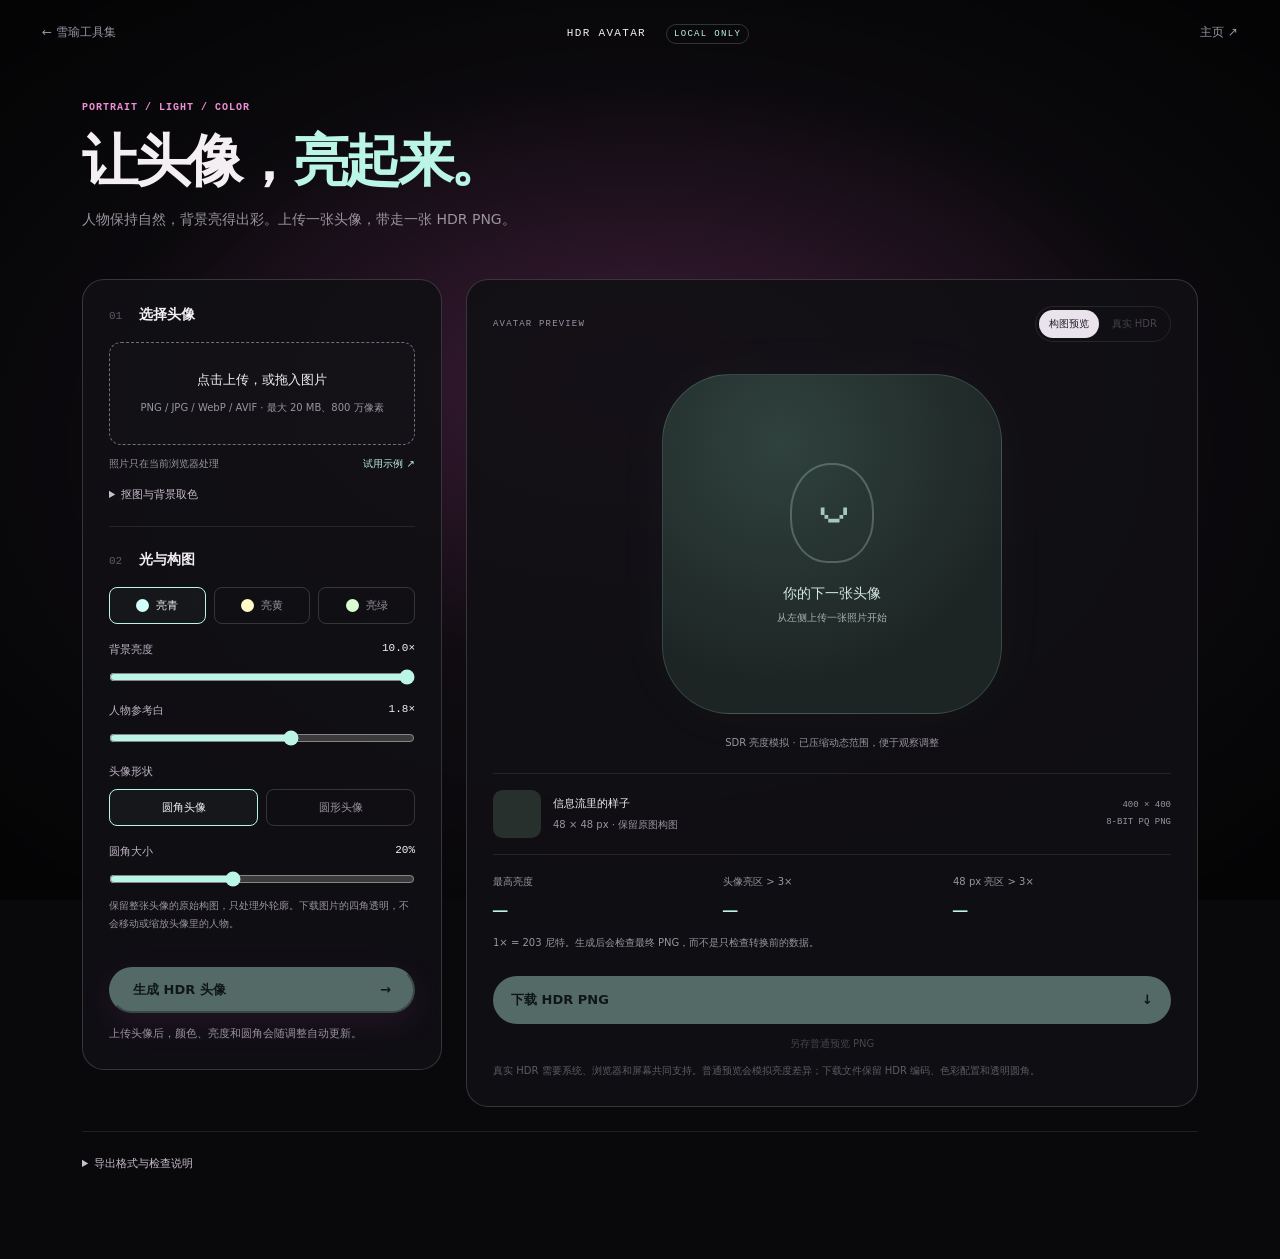
<file: tools/hdr-avatar/index.html>
<!doctype html>
<html lang="zh-CN">
<head>
  <meta charset="utf-8">
  <meta name="viewport" content="width=device-width,initial-scale=1">
  <title>HDR 头像生成器 — 雪瑜工具集</title>
  <meta name="description" content="在浏览器本地为头像抠图、换亮背景，生成带 Rec.2100 PQ 色彩配置的 400×400 HDR PNG。">
  <meta name="theme-color" content="#09090b">
  <link rel="icon" href="../../assets/favicon.svg?v=4" type="image/svg+xml">
  <link rel="stylesheet" href="../../styles.css">
  <link rel="stylesheet" href="avatar.css">
  <script type="module" src="app.mjs?v=2"></script>
</head>
<body>
  <a class="skip-link" href="#main">跳到主要内容</a>
  <header class="avatar-header"><a href="../">← 雪瑜工具集</a><span>HDR AVATAR <i>LOCAL ONLY</i></span><a href="../../">主页 ↗</a></header>
  <main id="main" class="avatar-main">
    <section class="avatar-intro"><p class="section-kicker">PORTRAIT / LIGHT / COLOR</p><h1>让头像，<span>亮起来。</span></h1><p>人物保持自然，背景亮得出彩。上传一张头像，带走一张 HDR PNG。</p></section>
    <div class="workbench">
      <section class="settings" aria-label="头像设置">
        <div class="setting-section"><h2><span>01</span> 选择头像</h2>
          <label class="drop-zone" id="drop-zone"><input id="file" type="file" accept="image/png,image/jpeg,image/webp,image/avif"><strong>点击上传，或拖入图片</strong><span>PNG / JPG / WebP / AVIF · 最大 20 MB、800 万像素</span></label>
          <div class="file-row"><span id="filename">照片只在当前浏览器处理</span><button type="button" id="demo">试用示例 ↗</button></div>
          <details><summary>抠图与背景取色</summary><p class="help">透明 PNG 或纯色背景效果最好。点击下方原图，可重新选取要去掉的背景色。</p><canvas id="source" width="320" height="200" aria-label="原图，点击选取背景色" tabindex="0"></canvas>
            <label>背景处理<select id="mode"><option value="auto">自动识别透明 / 纯色背景</option><option value="key">按所选背景色抠图</option><option value="keep">保留原图背景</option></select></label>
            <label class="color-field">原背景色<input id="key" type="color" value="#ffffff"><button id="guess" type="button">重新识别</button></label>
            <label>去背景强度 <output for="tolerance" id="tolerance-value">0.04</output><input id="tolerance" type="range" min="0.005" max="0.25" step="0.005" value="0.04"></label>
            <label>发丝过渡 <output for="softness" id="softness-value">0.22</output><input id="softness" type="range" min="0.04" max="0.45" step="0.01" value="0.22"></label>
          </details>
        </div>
        <div class="setting-section"><h2><span>02</span> 光与构图</h2>
          <div class="swatches" role="group" aria-label="选择亮背景"><button type="button" data-background="#d2fff9" class="selected" aria-pressed="true"><i style="--swatch:#d2fff9"></i>亮青</button><button type="button" data-background="#fffbc9" aria-pressed="false"><i style="--swatch:#fffbc9"></i>亮黄</button><button type="button" data-background="#d9ffd1" aria-pressed="false"><i style="--swatch:#d9ffd1"></i>亮绿</button></div>
          <label>背景亮度 <output for="backgroundGain" id="backgroundGain-value">10.0×</output><input id="backgroundGain" type="range" min="9" max="10" step="0.1" value="10"></label>
          <label>人物参考白 <output for="personGain" id="personGain-value">1.8×</output><input id="personGain" type="range" min="1.5" max="2" step="0.1" value="1.8"></label>
          <p class="shape-label">头像形状</p><div class="swatches" role="group" aria-label="选择头像形状"><button type="button" data-shape="rounded" class="selected" aria-pressed="true">圆角头像</button><button type="button" data-shape="circle" aria-pressed="false">圆形头像</button></div>
          <label>圆角大小 <output for="corner" id="corner-value">20%</output><input id="corner" type="range" min="0" max="50" step="1" value="20"></label>
          <p class="help">保留整张头像的原始构图，只处理外轮廓。下载图片的四角透明，不会移动或缩放头像里的人物。</p>
        </div>
        <button type="button" id="generate" class="button button-primary" disabled>生成 HDR 头像 <span>→</span></button>
        <p id="status" class="status" role="status" aria-live="polite">上传头像后，颜色、亮度和圆角会随调整自动更新。</p>
      </section>
      <section class="preview-panel" aria-label="头像预览与下载">
        <div class="preview-top"><span>AVATAR PREVIEW</span><div class="preview-tabs" role="group" aria-label="预览模式"><button type="button" id="sdr-tab" aria-pressed="true">构图预览</button><button type="button" id="hdr-tab" aria-pressed="false" disabled>真实 HDR</button></div></div>
        <div class="avatar-stage"><div class="portrait-circle"><canvas id="preview" width="400" height="400" aria-label="头像预览"></canvas><img id="hdr-image" alt="HDR 头像真实亮度预览" hidden><div id="empty-state"><span class="empty-face" aria-hidden="true">◡</span><p>你的下一张头像</p><small>从左侧上传一张照片开始</small></div></div><span class="stage-caption" id="preview-caption">SDR 亮度模拟 · 已压缩动态范围，便于观察调整</span></div>
        <div class="small-preview"><canvas id="small" width="48" height="48" aria-label="48 像素头像预览"></canvas><p><b>信息流里的样子</b><span>48 × 48 px · 保留原图构图</span></p><span class="file-badge">400 × 400<br>8-BIT PQ PNG</span></div>
        <div class="metrics" aria-label="导出结果检查"><div><span>最高亮度</span><strong id="peak">—</strong></div><div><span>头像亮区 &gt; 3×</span><strong id="area">—</strong></div><div><span>48 px 亮区 &gt; 3×</span><strong id="small-area">—</strong></div></div>
        <p id="composition-note" class="composition-note">1× = 203 尼特。生成后会检查最终 PNG，而不是只检查转换前的数据。</p>
        <button type="button" id="download" class="download-button" disabled>下载 HDR PNG <span>↓</span></button><button type="button" id="download-sdr" class="sdr-download" disabled>另存普通预览 PNG</button>
        <p class="display-note">真实 HDR 需要系统、浏览器和屏幕共同支持。普通预览会模拟亮度差异；下载文件保留 HDR 编码、色彩配置和透明圆角。</p>
      </section>
    </div>
    <details class="technical"><summary>导出格式与检查说明</summary><p>sRGB 解码 → 线性 BT.2020 合成 → ST 2084 PQ；遮罩和预乘人物分别用 Hamming 重采样。背景固定色，其余 254 色采用中值切分、k-means 与 Floyd–Steinberg 抖动，并抑制人物上的量化亮点。另留一个透明索引用于圆角。</p><p>PNG 块顺序：IHDR → cICP（9,16,0,1）→ iCCP → PLTE → tRNS（透明轮廓）→ IDAT → IEND。ICC 由发布构建中的 macOS 通过 CGColorSpace.itur_2100_PQ 导出。屏幕显示亮度受设备峰值与系统映射影响。</p><p><a href="https://www.w3.org/TR/png-3/#cICP-chunk" target="_blank" rel="noopener noreferrer">PNG HDR 规范 ↗</a> · <a href="https://developer.apple.com/documentation/coregraphics/cgcolorspace/itur_2100_pq" target="_blank" rel="noopener noreferrer">Apple 色彩空间 ↗</a></p></details>
  </main>
</body>
</html>
</file>
<file: styles.css>
@font-face {
  font-family: "Fusion Pixel 12px Proportional SC";
  src: url("assets/fonts/FusionPixel12-Latin.woff2") format("woff2");
  font-weight: 400;
  font-display: swap;
}

:root {
  --bg: #09090b;
  --ink: #f3eff2;
  --muted: #9a94a0;
  --dim: #5f5a66;
  --line: rgb(255 255 255 / .09);
  --line-strong: rgb(255 255 255 / .16);
  --glass: rgb(255 255 255 / .035);
  --glass-2: rgb(255 255 255 / .06);
  --accent: #ee8fd6;
  --glow-rgb: 156 62 138;
  --cyan: #63d7e6;
  --orange: #ff7043;
  --lime: #c6ff3e;
  --blue: #3559e0;
  --max: 1180px;
  --pad: clamp(20px, 4vw, 56px);
  --radius-sm: 10px;
  --radius-md: 16px;
  --radius-lg: 24px;
  --radius-pill: 999px;
  --display: "PingFang SC", "Microsoft YaHei", "Aptos Display", "Segoe UI", sans-serif;
  --body: Inter, "PingFang SC", "Microsoft YaHei", system-ui, sans-serif;
  --mono: "SFMono-Regular", Consolas, "Liberation Mono", monospace;
  --name-font: "BubbledotICG-FinePos", "SFMono-Regular", Consolas, monospace;
  --matrix: "Fusion Pixel 12px Proportional SC", "BubbledotICG-FinePos", monospace;
}

* { box-sizing: border-box; }
html { scroll-behavior: smooth; background: var(--bg); }
body {
  margin: 0;
  min-height: 100vh;
  color: var(--ink);
  background:
    radial-gradient(ellipse 58vw 46vh at 50% 42%, rgb(var(--glow-rgb) / .30), transparent 72%) fixed,
    radial-gradient(ellipse 90vw 80vh at 50% 50%, rgb(var(--glow-rgb) / .07), transparent 75%) fixed,
    var(--bg);
  font-family: var(--body);
  text-rendering: optimizeLegibility;
  overflow-x: hidden;
  position: relative;
  isolation: isolate;
}
body::before {
  content: "";
  position: fixed;
  inset: 0;
  z-index: -1;
  pointer-events: none;
  background: radial-gradient(ellipse at center, transparent 55%, rgb(0 0 0 / .55));
}
a { color: inherit; text-decoration: none; }
button, input { font: inherit; }
::selection { color: #0b0b0c; background: var(--accent); }
.skip-link { position: fixed; z-index: 100; left: 16px; top: 12px; padding: 10px 14px; border-radius: var(--radius-sm); color: #0b0b0c; background: var(--ink); transform: translateY(-150%); }
.skip-link:focus { transform: translateY(0); }
.progress { position: fixed; inset: 0 0 auto; z-index: 90; height: 2px; pointer-events: none; }
.progress span { display: block; width: 0; height: 100%; background: linear-gradient(90deg, rgb(var(--glow-rgb)), var(--accent)); }

/* Header: centered pill nav */
.site-header,
.site-footer { width: min(100%, var(--max)); margin-inline: auto; padding-inline: var(--pad); }
.site-header {
  position: sticky;
  top: 0;
  z-index: 60;
  height: 78px;
  display: grid;
  grid-template-columns: 1fr auto 1fr;
  align-items: center;
}
.site-header::before {
  content: "";
  position: absolute;
  inset: 0 calc(50% - 50vw);
  z-index: -1;
  background: linear-gradient(to bottom, rgb(9 9 11 / .82), rgb(9 9 11 / 0));
  backdrop-filter: blur(10px);
  -webkit-mask-image: linear-gradient(to bottom, black 60%, transparent);
  mask-image: linear-gradient(to bottom, black 60%, transparent);
}
.brand { display: inline-flex; align-items: center; gap: 11px; width: max-content; font-weight: 600; font-size: 14px; letter-spacing: -.02em; }
.brand-mark {
  display: grid;
  width: 36px;
  height: 36px;
  place-items: center;
  border: 1px solid var(--line-strong);
  border-radius: 50%;
  color: var(--ink);
  background: rgb(255 255 255 / .06);
  transition: transform .25s ease, border-color .25s ease;
}
.brand:hover .brand-mark { transform: rotate(45deg); border-color: var(--accent); }
.brand-mark svg { display: block; width: 72%; height: 72%; overflow: visible; }
.brand-spark { fill: none; stroke: currentColor; stroke-width: 2.4; stroke-linecap: round; }
.brand-mark circle { fill: var(--accent); stroke: none; }
.main-nav {
  display: flex;
  gap: 4px;
  padding: 5px;
  border-radius: var(--radius-pill);
  background: rgb(245 242 244 / .94);
  box-shadow: 0 8px 30px rgb(0 0 0 / .35);
  font-size: 13px;
  font-weight: 500;
}
.main-nav a { padding: 10px 16px; border-radius: var(--radius-pill); color: #232224c7; transition: color .2s ease, background .2s ease; }
.main-nav a:hover { color: #111; background: rgb(0 0 0 / .07); }
.header-actions { justify-self: end; display: flex; align-items: center; gap: 10px; }
.header-link, .language-switch {
  display: inline-flex;
  align-items: center;
  height: 36px;
  border: 1px solid rgb(255 255 255 / .32);
  border-radius: var(--radius-pill);
  background: rgb(12 10 13 / .42);
  -webkit-backdrop-filter: blur(10px);
  backdrop-filter: blur(10px);
  box-shadow: 0 6px 22px rgb(0 0 0 / .18);
}
.brand { text-shadow: 0 1px 10px rgb(0 0 0 / .6); }
.brand-mark { background: rgb(12 10 13 / .42); -webkit-backdrop-filter: blur(10px); backdrop-filter: blur(10px); }
.header-link { gap: 6px; height: 38px; padding: 0 16px; font-size: 12px; transition: border-color .2s ease, background .2s ease; }
.header-link:hover { border-color: var(--ink); background: rgb(255 255 255 / .08); }
.language-switch { gap: 2px; padding: 3px; color: rgb(255 255 255 / .72); font: 700 10px/1 var(--mono); letter-spacing: .04em; }
.language-switch button { height: 28px; padding: 0 10px; border: 0; border-radius: var(--radius-pill); color: inherit; background: transparent; cursor: pointer; transition: color .2s ease, background .2s ease; }
.language-switch button:hover { color: var(--ink); }
.language-switch button[aria-pressed="true"] { color: #111; background: var(--ink); }
.language-switch button:focus-visible { outline: 2px solid var(--accent); outline-offset: 2px; }

main { width: min(100%, var(--max)); margin-inline: auto; padding-inline: var(--pad); }

/* Hero: centered, dot-matrix title */
.hero {
  min-height: calc(100vh - 78px);
  min-height: calc(100svh - 78px);
  display: grid;
  grid-template-rows: 1fr auto;
  padding-block: clamp(48px, 9vh, 110px) 28px;
  position: relative;
}
/* Hero background: same layering as the reference site. */
.hero-bg {
  position: absolute;
  z-index: -1;
  top: 0;
  left: 0;
  width: 100%;
  height: 100vh;
  height: 100svh;
  min-height: 640px;
  overflow: hidden;
  pointer-events: none;
  isolation: isolate;
  background:
    radial-gradient(at 50% 66%, #5c2b5bb8, #0000 34%),
    radial-gradient(at 50% 100%, #9d543f57, #0000 42%),
    #080708;
  -webkit-mask-image: linear-gradient(to bottom, #000 84%, transparent);
  mask-image: linear-gradient(to bottom, #000 84%, transparent);
}
.hero-scene,
.hero-video {
  position: absolute;
  inset: 0;
  z-index: 0;
  display: block;
  width: 100%;
  height: 100%;
}
.hero-scene { opacity: 0; transition: opacity .8s cubic-bezier(.22, 1, .36, 1); }
.hero-scene.is-active { opacity: 1; z-index: 1; }
.hero-video {
  object-fit: cover;
  object-position: center;
  opacity: .98;
  filter: saturate(.98) contrast(1.04) brightness(.9945);
}
.hero-bg::before {
  content: "";
  position: absolute;
  inset: -10%;
  z-index: 1;
  filter: blur(24px);
  background:
    linear-gradient(#08070847 0%, #08070814 38%, #0807088f 82%, #080708d1 100%),
    radial-gradient(circle at 52% 48%, #ffcee11f, #0000 18%),
    radial-gradient(circle at 45% 75%, #6e39722e, #0000 32%);
}
.hero-bg::after {
  content: "";
  position: absolute;
  inset: 0;
  z-index: 1;
  opacity: .12;
  background-image: linear-gradient(#ffffff06 1px, #0000 1px), linear-gradient(90deg, #ffffff06 1px, #0000 1px);
  background-size: 4px 4px;
  -webkit-mask-image: linear-gradient(#000, #0000 88%);
  mask-image: linear-gradient(#000, #0000 88%);
}
.site-header::before { opacity: 0; transition: opacity .3s ease; }
.site-header.is-scrolled::before { opacity: 1; }
.hero-copy { align-self: center; display: flex; flex-direction: column; align-items: center; text-align: center; }
.eyebrow {
  display: inline-flex;
  align-items: center;
  gap: 8px;
  margin: 0;
  padding: 6px 11px;
  border: 1px solid #ffffff42;
  border-radius: var(--radius-pill);
  background: #0c0a0d66;
  -webkit-backdrop-filter: blur(8px);
  backdrop-filter: blur(8px);
  box-shadow: 0 5px 18px #0000002e;
  color: #fffffff0;
  font: 600 11px/1.2 var(--mono);
  letter-spacing: .1em;
  text-transform: uppercase;
  text-shadow: 0 1px 12px #000000b8;
}
.status-dot { width: 5px; height: 5px; border-radius: 50%; background: var(--accent); box-shadow: 0 0 12px var(--accent); animation: blink 2.4s ease-in-out infinite; }
@keyframes blink { 50% { opacity: .35; } }
.hero-name { margin: clamp(22px, 4vh, 42px) 0 0; color: #3b203a; font: 500 clamp(20px, 2.35vw, 28px)/1.2 var(--name-font); letter-spacing: .18em; padding-left: .18em; text-shadow: 0 1px 0 #ffffff6b, 0 3px 16px #ffeef93d; }
.hero h1 {
  display: flex;
  width: 100%;
  flex-direction: column;
  align-items: center;
  gap: clamp(4px, .7vw, 8px);
  min-height: 1.9em;
  margin: 18px 0 0;
  color: #fff;
  font-family: Arial, var(--display);
  font-size: clamp(36px, 6.65vw, 84px);
  font-weight: 700;
  line-height: 1.1;
  filter: drop-shadow(0 2px 12px rgb(20 8 18 / .45));
}
.hero-title-text > span { color: #ff9fda; }
.hero-title-line { display: none; max-width: 100%; image-rendering: pixelated; }
.hero h1.is-pixel .hero-title-line { display: block; }
.hero h1.is-pixel .hero-title-text { display: none; }
.hero-intro { max-width: 640px; margin: clamp(24px, 4vh, 38px) 0 0; color: #f4f0ebb8; text-shadow: 0 1px 12px #000000b8; font-size: clamp(13px, 1.45vw, 16px); line-height: 1.8; }
.hero-actions { display: grid; grid-template-columns: repeat(2, minmax(0, 1fr)); gap: 10px; margin-top: clamp(26px, 4vh, 40px); }
.hero-actions .button { justify-content: center; min-width: 200px; }
.button {
  display: inline-flex;
  align-items: center;
  gap: 8px;
  min-height: 46px;
  padding: 0 22px;
  border-radius: var(--radius-pill);
  font-weight: 600;
  font-size: 13px;
  transition: transform .25s ease, background .25s ease, border-color .25s ease, box-shadow .25s ease;
}
.button:hover { transform: translateY(-2px); }
.button-primary { color: #111; background: #f4f0f2; box-shadow: 0 10px 30px rgb(var(--glow-rgb) / .35); }
.button-primary:hover { background: #fff; box-shadow: 0 14px 40px rgb(var(--glow-rgb) / .5); }
.button-ghost { border: 1px solid var(--line-strong); background: rgb(255 255 255 / .03); }
.button-ghost:hover { border-color: var(--ink); background: rgb(255 255 255 / .08); }

.hero-meta {
  display: flex;
  flex-wrap: wrap;
  justify-content: space-between;
  align-items: center;
  gap: 14px 24px;
  margin-top: 48px;
  padding: 18px 0;
  border-top: 1px solid var(--line);
  border-bottom: 1px solid var(--line);
  color: var(--dim);
  font: 600 10px/1 var(--mono);
  letter-spacing: .1em;
  text-transform: uppercase;
}
.hero-path { color: var(--muted); font-style: normal; }
.hero-path b { color: var(--accent); font-weight: 700; }
.hero-path i { margin-inline: 6px; font-style: normal; color: var(--dim); }

/* Section heading */
.section { position: relative; padding-block: clamp(90px, 11vw, 150px); }
.section-kicker { margin: 0 0 14px; color: var(--accent); font: 600 10px/1.4 var(--mono); letter-spacing: .1em; text-transform: uppercase; }
.section-heading { display: grid; grid-template-columns: 1fr auto; gap: 40px; align-items: end; margin-bottom: 48px; }
.section-heading h2, .contact h2 { margin: 0; font-family: var(--display); font-weight: 900; letter-spacing: -.02em; }
.section-heading h2 { font-size: clamp(36px, 4.6vw, 58px); line-height: 1.05; }
.section-heading > p { max-width: 380px; margin: 0; color: var(--muted); font-size: 14.5px; line-height: 1.75; text-align: right; }
html[lang="en"] .section-heading h2,
html[lang="en"] .contact h2 { font-family: "Aptos Display", "Segoe UI Variable Display", "Segoe UI", sans-serif; letter-spacing: -.04em; }

/* Work backdrop: fine grid + floating dots */
.work::before,
.work::after {
  content: "";
  position: absolute;
  z-index: -1;
  top: 0;
  bottom: 0;
  left: 50%;
  width: 100vw;
  transform: translateX(-50%);
  pointer-events: none;
}
.work::before {
  background-image: linear-gradient(rgb(255 255 255 / .035) 1px, transparent 1px), linear-gradient(90deg, rgb(255 255 255 / .035) 1px, transparent 1px);
  background-size: 64px 64px;
  -webkit-mask-image: linear-gradient(to bottom, transparent, black 18%, black 82%, transparent);
  mask-image: linear-gradient(to bottom, transparent, black 18%, black 82%, transparent);
}
.work::after {
  background-image:
    radial-gradient(circle, rgb(255 255 255 / .55) 0 1.4px, transparent 2.4px),
    radial-gradient(circle, rgb(238 143 214 / .5) 0 1.2px, transparent 2.2px),
    radial-gradient(circle, rgb(255 255 255 / .3) 0 1px, transparent 2px);
  background-size: 340px 300px, 520px 460px, 210px 250px;
  background-position: 40px 60px, 220px 180px, 120px 20px;
  opacity: .6;
  animation: drift 40s linear infinite;
  -webkit-mask-image: linear-gradient(to bottom, transparent, black 15%, black 85%, transparent);
  mask-image: linear-gradient(to bottom, transparent, black 15%, black 85%, transparent);
}
@keyframes drift { to { background-position: 40px -240px, 220px -280px, 120px -230px; } }

/* Project cards: two equal columns, glass */
.project-grid { display: grid; grid-template-columns: repeat(2, minmax(0, 1fr)); gap: 18px; }
.project-card {
  --card-accent: var(--accent);
  position: relative;
  display: flex;
  flex-direction: column;
  padding: 10px;
  border: 1px solid var(--line);
  border-radius: var(--radius-lg);
  background: linear-gradient(160deg, rgb(255 255 255 / .06), rgb(255 255 255 / .02));
  backdrop-filter: blur(16px);
  -webkit-backdrop-filter: blur(16px);
  box-shadow: inset 0 1px 0 rgb(255 255 255 / .06);
  transition: transform .35s cubic-bezier(.2,.8,.2,1), border-color .35s ease, box-shadow .35s ease;
}
.project-card:hover {
  transform: translateY(-5px);
  border-color: color-mix(in srgb, var(--card-accent) 45%, transparent);
  box-shadow: inset 0 1px 0 rgb(255 255 255 / .08), 0 24px 60px rgb(0 0 0 / .45), 0 0 50px color-mix(in srgb, var(--card-accent) 14%, transparent);
}
.project-card:focus-visible { outline: 2px solid var(--card-accent); outline-offset: 4px; }
.project-preview {
  position: relative;
  display: grid;
  place-items: center;
  aspect-ratio: 16 / 10;
  overflow: hidden;
  border: 1px solid var(--line);
  border-radius: calc(var(--radius-lg) - 8px);
  background:
    radial-gradient(70% 70% at 70% 20%, color-mix(in srgb, var(--card-accent) 22%, transparent), transparent 70%),
    linear-gradient(rgb(255 255 255 / .035) 1px, transparent 1px),
    linear-gradient(90deg, rgb(255 255 255 / .035) 1px, transparent 1px),
    #0e0d11;
  background-size: auto, 28px 28px, 28px 28px, auto;
}
.project-index { position: absolute; z-index: 3; left: 16px; top: 15px; color: var(--muted); font: 650 10px/1.4 var(--mono); letter-spacing: .1em; text-transform: uppercase; }
.project-arrow {
  position: absolute;
  z-index: 3;
  right: 12px;
  top: 10px;
  display: grid;
  place-items: center;
  width: 32px;
  height: 32px;
  border: 1px solid var(--line-strong);
  border-radius: 50%;
  color: var(--ink);
  background: rgb(0 0 0 / .3);
  font-size: 13px;
  transition: transform .25s ease, background .25s ease, color .25s ease;
}
.project-card:hover .project-arrow { transform: rotate(45deg); color: #111; background: var(--card-accent); border-color: transparent; }
.project-copy { display: flex; flex-direction: column; flex: 1; padding: 20px 12px 10px; }
.project-copy h3 { margin: 0; font-size: 19px; font-weight: 800; letter-spacing: -.01em; }
.project-desc { margin: 8px 0 0; color: #b9b2bd; font-size: 14.5px; line-height: 1.6; }
.project-en { margin: 8px 0 0; color: color-mix(in srgb, var(--card-accent) 80%, white); font: 500 11.5px/1.6 var(--mono); letter-spacing: .01em; opacity: .85; }
.project-foot { display: flex; align-items: center; gap: 8px; margin-top: auto; padding-top: 18px; }
.project-chip, .project-more {
  display: inline-flex;
  align-items: center;
  height: 30px;
  padding: 0 13px;
  border-radius: var(--radius-pill);
  font: 700 11px/1 var(--mono);
  letter-spacing: .02em;
}
.project-chip { color: #111; background: color-mix(in srgb, var(--card-accent) 75%, white); }
.project-more { border: 1px solid var(--line-strong); color: var(--ink); }
.project-more::after { content: "↗"; margin-left: 6px; }

/* Preview mocks */
.project-signal { --card-accent: var(--orange); }
.signal-console { width: 84%; border: 1px solid rgb(122 159 240 / .32); border-radius: 14px; overflow: hidden; color: #d9e2f8; background: rgb(8 17 49 / .86); box-shadow: 0 20px 50px rgb(0 0 0 / .45); transform: translateY(8px); transition: transform .35s ease, border-color .35s ease; }
.project-signal:hover .signal-console { transform: translateY(2px); border-color: rgb(99 215 230 / .6); }
.console-head { display: flex; justify-content: space-between; gap: 12px; padding: 10px 13px; border-bottom: 1px solid rgb(122 159 240 / .22); color: #7990c4; font: 650 8px/1 var(--mono); letter-spacing: .09em; }
.console-head span:first-child { color: #c7d4f2; }
.console-head i { display: inline-block; width: 6px; height: 6px; margin-right: 6px; border-radius: 50%; background: var(--orange); box-shadow: 0 0 8px var(--orange); }
.console-main { display: grid; grid-template-columns: .9fr 1.1fr; min-height: 170px; }
.trend-chart { position: relative; min-width: 0; padding: 12px; border-right: 1px solid rgb(122 159 240 / .22); overflow: hidden; }
.chart-label { display: flex; justify-content: space-between; position: relative; z-index: 2; color: #8298c9; font: 650 7px/1 var(--mono); letter-spacing: .08em; }
.chart-label b { color: var(--cyan); font-size: 10px; }
.trend-chart svg { position: absolute; left: 0; right: 0; bottom: 18px; width: 100%; height: 66%; overflow: visible; }
.chart-area { fill: url(#signalFill); }
.chart-line { fill: none; stroke: var(--cyan); stroke-width: 2.5; vector-effect: non-scaling-stroke; stroke-dasharray: 900; stroke-dashoffset: 900; animation: draw 3.2s ease forwards infinite alternate; filter: drop-shadow(0 0 6px rgb(99 215 230 / .5)); }
@keyframes draw { to { stroke-dashoffset: 0; } }
.chart-now { position: absolute; right: 10px; bottom: 7px; color: var(--orange); font: 700 7px/1 var(--mono); }
.signal-feed { list-style: none; margin: 0; padding: 0 12px; }
.signal-feed li { display: grid; grid-template-columns: 18px 1fr auto; gap: 8px; align-items: center; min-height: 56px; border-bottom: 1px solid rgb(122 159 240 / .18); }
.signal-feed li:last-child { border-bottom: 0; }
.signal-feed b, .signal-feed em { font: 700 9px/1 var(--mono); font-style: normal; }
.signal-feed b { color: #6881b9; }
.signal-feed em { display: grid; width: 26px; height: 26px; place-items: center; border: 1px solid rgb(99 215 230 / .36); border-radius: 50%; color: var(--cyan); }
.signal-feed span { display: grid; gap: 5px; min-width: 0; }
.signal-feed strong { overflow: hidden; color: #eef3ff; font-size: 11px; text-overflow: ellipsis; white-space: nowrap; }
.signal-feed small { overflow: hidden; color: #6f86ba; font: 600 7px/1 var(--mono); letter-spacing: .05em; white-space: nowrap; text-overflow: ellipsis; }

.project-rank { --card-accent: var(--lime); }
.tier-preview { display: grid; grid-template-columns: 46px repeat(3, 52px); grid-auto-rows: 46px; gap: 7px; align-items: center; transform: rotate(-3deg); transition: transform .35s ease; }
.project-rank:hover .tier-preview { transform: rotate(0) scale(1.04); }
.tier-preview .tier { grid-column: 1; align-self: stretch; display: grid; place-items: center; border-radius: 8px; color: #0b0b0c; font: 900 16px/1 var(--mono); }
.tier-s { background: #ff7f7f; }
.tier-a { background: #ffbf7f; }
.tier-b { background: #ffdf7f; }
.tier-preview i { width: 44px; height: 44px; border: 1px solid #38383e; border-radius: 8px; background: #1d1d22; }
.tier-preview i:nth-of-type(2) { background: linear-gradient(135deg, #2a2a31, #3a3a44); border-color: var(--lime); box-shadow: 0 0 14px rgb(198 255 62 / .3); animation: lift 2.6s ease-in-out infinite; }
@keyframes lift { 50% { transform: translateY(-5px); } }

.project-aistat { --card-accent: var(--cyan); }
.aistat-preview { width: 64%; max-width: 330px; display: grid; grid-template-columns: 92px 1fr; gap: 9px; padding: 14px; border: 1px solid rgb(255 255 255 / .14); border-radius: 16px; background: rgb(255 255 255 / .06); backdrop-filter: blur(14px); transition: transform .35s ease; }
.project-aistat:hover .aistat-preview { transform: translateY(-5px); }
.mac-pill { grid-column: 1 / -1; display: flex; align-items: center; gap: 8px; padding-bottom: 10px; border-bottom: 1px solid rgb(255 255 255 / .1); font: 600 10px/1 var(--mono); }
.mac-pill span { width: 8px; height: 8px; border-radius: 50%; background: var(--cyan); }
.mac-pill em { margin-left: auto; color: var(--cyan); font-style: normal; }
.usage-ring { position: relative; grid-row: span 2; display: grid; place-items: center; width: 86px; height: 86px; border-radius: 50%; background: conic-gradient(var(--cyan) 0 68%, #3a4650 68%); }
.usage-ring::before { content: ""; position: absolute; inset: 11px; border-radius: 50%; background: #17202a; }
.usage-ring span { position: relative; font: 700 20px/1 var(--mono); }
.usage-ring small { font-size: 10px; }
.metric { padding: 9px 11px; border-radius: 8px; background: rgb(255 255 255 / .07); }
.metric span { display: block; margin-bottom: 6px; color: #879aa6; font: 600 8px/1 var(--mono); letter-spacing: .1em; }
.metric b { font-size: 12.5px; }

.project-listening { --card-accent: #8b9bff; }
.wave-preview { width: 70%; height: 46%; display: flex; align-items: center; gap: clamp(4px, .7vw, 8px); padding: 18px 22px; border: 1px solid rgb(139 155 255 / .25); border-radius: 80px; background: rgb(139 155 255 / .08); }
.wave-preview span { flex: 1; height: var(--h); border-radius: 20px; background: linear-gradient(180deg, #c04fd8, #6f86ff); transform-origin: center; animation: wave 1.8s ease-in-out infinite alternate; animation-delay: calc(var(--h) * -0.02); }
@keyframes wave { to { transform: scaleY(.55); opacity: .65; } }

.project-snowx { --card-accent: #1d9bf0; }
.snowx-tweet { width: 78%; padding: 16px; border: 1px solid #2f3336; border-radius: 16px; background: #16181c; box-shadow: 0 20px 50px rgb(0 0 0 / .45); transform: rotate(-1.5deg); transition: transform .35s ease, border-color .35s ease; }
.project-snowx:hover .snowx-tweet { transform: rotate(0) translateY(-4px); border-color: rgb(29 155 240 / .6); }
.tweet-head { display: flex; align-items: center; gap: 10px; }
.tweet-avatar { flex: none; width: 32px; height: 32px; border-radius: 50%; background: linear-gradient(135deg, #1d9bf0, var(--cyan)); }
.tweet-meta { display: grid; gap: 5px; }
.tweet-meta b { font-size: 12.5px; }
.tweet-meta small { color: #71767b; font: 600 9px/1 var(--mono); }
.tweet-badges { display: flex; flex-wrap: wrap; gap: 5px; margin-top: 12px; font: 700 9px/1 var(--mono); }
.tweet-badges > span { display: inline-flex; align-items: center; gap: 5px; padding: 5px 8px; border-radius: var(--radius-pill); }
.badge-velocity { color: white; background: #f4212e; box-shadow: 0 0 14px rgb(244 33 46 / .5); animation: snowx-glow 2.2s ease-in-out infinite alternate; }
.badge-ai { color: white; background: #7856ff; }
.badge-followers { background: rgb(255 255 255 / .08); }
.badge-followers em { width: 6px; height: 6px; border-radius: 50%; background: #f91880; }
.badge-tag { color: #00ba7c; border: 1px solid rgb(0 186 124 / .5); }
.tweet-lines { display: grid; gap: 7px; margin-top: 13px; }
.tweet-lines span { width: var(--w); height: 7px; border-radius: 6px; background: #2f3336; }
.tweet-actions { display: flex; justify-content: space-between; gap: 8px; margin-top: 14px; padding-top: 10px; border-top: 1px solid #2f3336; color: #71767b; font: 600 8px/1 var(--mono); letter-spacing: .05em; }
@keyframes snowx-glow { to { box-shadow: 0 0 24px rgb(244 33 46 / .8); } }

.project-xmemory { --card-accent: #e0674c; }
.xmem-paper { width: 82%; padding: 13px 14px 14px; border: 1px solid #e8e3d9; border-radius: 12px; color: #2e4a62; background: #fbfaf7; box-shadow: 0 20px 50px rgb(0 0 0 / .45); transform: rotate(1.2deg); transition: transform .35s ease; }
.project-xmemory:hover .xmem-paper { transform: rotate(0) translateY(-4px); }
.xmem-top { display: flex; align-items: center; justify-content: space-between; gap: 10px; padding-bottom: 9px; border-bottom: 1px solid #ebe6dc; }
.xmem-logo { display: inline-flex; align-items: center; gap: 6px; color: #2b2a28; font: 700 9px/1 var(--mono); letter-spacing: .14em; }
.xmem-logo i { width: 7px; height: 7px; border-radius: 50%; background: #b8412c; }
.xmem-tabs { display: flex; gap: 10px; color: #8e8a82; font: 600 9px/1 "Noto Serif SC", "Songti SC", "SimSun", serif; }
.xmem-tabs b { color: #2b2a28; }
.xmem-tabs b::after { content: ""; display: inline-block; width: 4px; height: 4px; margin-left: 3px; vertical-align: 2px; border-radius: 50%; background: #b8412c; }
.xmem-title { margin: 10px 0 9px; color: #2b2a28; font: 700 15px/1.2 "Noto Serif SC", "Songti SC", "SimSun", serif; letter-spacing: .1em; }
.xmem-week { display: grid; grid-template-columns: 1fr 1fr 2.6fr 1fr 1fr 1fr; border: 1px solid #ebe6dc; border-radius: 4px; }
.xmem-day { min-width: 0; min-height: 96px; padding: 7px 6px; border-left: 1px solid #ebe6dc; }
.xmem-day:first-child { border-left: 0; }
.xmem-day small { color: #8e8a82; font-size: 7px; }
.xmem-day b { display: block; margin: 2px 0 8px; color: #2b2a28; font: 400 13px/1 "Noto Serif SC", "Songti SC", "SimSun", serif; }
.xmem-day em { display: block; width: var(--w); height: 5px; margin-top: 5px; border-radius: 3px; background: #e6e1d6; }
.xmem-day.is-today b { display: inline-grid; place-items: center; width: 20px; height: 20px; margin-left: 4px; border-radius: 50%; color: white; background: #2e4a62; font-size: 10px; }
.xmem-day.is-today { box-shadow: inset 0 -2px 0 #b8412c; }
.xmem-day ul { display: grid; gap: 5px; margin: 0; padding: 0; list-style: none; }
.xmem-day li { position: relative; overflow: hidden; padding: 3px 4px 3px 15px; border-left: 2px solid #2e4a62; color: #2b2a28; font-size: 8.5px; line-height: 1.3; white-space: nowrap; text-overflow: ellipsis; }
.xmem-day li::before { content: ""; position: absolute; left: 4px; top: 50%; width: 6px; height: 6px; border: 1px solid #8e8a82; border-radius: 1px; transform: translateY(-50%); }
.xmem-day li.is-done { color: #a29d94; text-decoration: line-through; }
.xmem-day li.is-done::before { border-color: #b8412c; background: #b8412c; }

.project-github { --card-accent: #3ddc84; grid-column: 1 / -1; flex-direction: row; }
.project-github .project-preview { flex: 0 0 58%; aspect-ratio: 16 / 7; }
.project-github .project-copy { justify-content: center; padding: 20px clamp(16px, 3vw, 40px); }
.project-github .project-foot { margin-top: 0; }
.github-preview { width: 84%; padding: 14px; border: 1px solid var(--line-strong); border-radius: 14px; background: rgb(13 17 23 / .88); box-shadow: 0 20px 50px rgb(0 0 0 / .45); transition: transform .35s ease; }
.project-github:hover .github-preview { transform: translateY(-4px); }
.github-head, .github-legend { display: flex; align-items: center; color: #7d8590; font: 650 8px/1 var(--mono); letter-spacing: .08em; }
.github-head { justify-content: space-between; margin-bottom: 12px; }
.github-head span:first-child { color: #c9d1d9; }
.github-head i { display: inline-block; width: 6px; height: 6px; margin-right: 6px; border-radius: 50%; background: #3ddc84; box-shadow: 0 0 8px #3ddc84; }
.heatmap { display: grid; grid-template-rows: repeat(7, 1fr); grid-auto-flow: column; grid-auto-columns: 1fr; gap: 3px; aspect-ratio: 22 / 7; }
.heatmap i, .github-legend i { display: block; border-radius: 2px; background: #161b22; }
.heatmap i { animation: cell 3.6s ease-in-out infinite; animation-delay: var(--d, 0s); }
.l0 { background: #1b2028 !important; }
.l1 { background: #0e4429 !important; }
.l2 { background: #006d32 !important; }
.l3 { background: #26a641 !important; }
.l4 { background: #39d353 !important; box-shadow: 0 0 6px rgb(57 211 83 / .5); }
@keyframes cell { 50% { opacity: .55; } }
.github-legend { justify-content: flex-end; gap: 4px; margin-top: 10px; }
.github-legend i { width: 9px; height: 9px; animation: none; }
.github-legend span { margin-inline: 4px; }

/* Contact */
.contact { display: grid; grid-template-columns: .9fr 1.1fr; gap: 80px; align-items: center; }
.contact h2 { font-size: clamp(40px, 5.2vw, 68px); line-height: 1.08; }
.contact h2 span { color: var(--accent); }
.contact-links { display: grid; grid-template-columns: repeat(4, minmax(0, 1fr)); gap: 12px; width: 100%; max-width: 460px; justify-self: end; }
.contact-links a {
  display: grid;
  aspect-ratio: 1;
  place-items: center;
  min-width: 0;
  border: 1px solid var(--line);
  border-radius: var(--radius-lg);
  color: var(--ink);
  background: linear-gradient(160deg, rgb(255 255 255 / .06), rgb(255 255 255 / .02));
  backdrop-filter: blur(12px);
  transition: color .25s ease, border-color .25s ease, box-shadow .25s ease, transform .25s ease;
}
.contact-links a:hover { color: var(--accent); border-color: color-mix(in srgb, var(--accent) 50%, transparent); box-shadow: 0 0 40px rgb(var(--glow-rgb) / .3); transform: translateY(-4px); }
.contact-links a:focus-visible { outline: 2px solid var(--accent); outline-offset: 4px; }
.contact-links svg { display: block; width: clamp(26px, 2.8vw, 34px); height: auto; overflow: visible; }
.contact-links rect,
.contact-links path { stroke: currentColor; stroke-width: 1.65; stroke-linecap: round; stroke-linejoin: round; fill: none; }
.contact-links a:nth-child(n+2) path { stroke: none; fill: currentColor; }

/* Footer & utilities */
.site-footer { min-height: 110px; display: grid; grid-template-columns: 1fr auto 1fr; align-items: center; gap: 20px; border-top: 1px solid var(--line); color: var(--dim); font: 600 10px/1.4 var(--mono); letter-spacing: .06em; }
.site-footer > span { justify-self: end; }
.site-footer .brand { color: var(--ink); font-family: var(--body); font-size: 14px; }
.back-to-top {
  position: fixed;
  z-index: 80;
  right: clamp(18px, 3vw, 38px);
  bottom: clamp(18px, 3vw, 38px);
  display: grid;
  width: 52px;
  height: 52px;
  padding: 7px 0 6px;
  place-items: center;
  border: 1px solid var(--line-strong);
  border-radius: 50%;
  color: var(--ink);
  background: rgb(20 18 24 / .75);
  backdrop-filter: blur(12px);
  cursor: pointer;
  opacity: 0;
  pointer-events: none;
  transform: translateY(16px) scale(.9);
  transition: opacity .25s ease, transform .25s ease, background .25s ease, color .25s ease;
}
.back-to-top.is-visible { opacity: 1; pointer-events: auto; transform: none; }
.back-to-top:hover { color: #111; background: var(--ink); transform: translateY(-3px); }
.back-to-top:focus-visible { outline: 2px solid var(--accent); outline-offset: 3px; }
.back-to-top span { font: 500 20px/.8 var(--mono); }
.back-to-top small { font: 700 7px/1 var(--mono); letter-spacing: .1em; }

.js .reveal { opacity: 0; transform: translateY(22px); transition: opacity .7s ease, transform .7s cubic-bezier(.2,.8,.2,1); }
.js .reveal.is-visible { opacity: 1; transform: none; }
.project-card.reveal { transition: opacity .7s ease, transform .35s cubic-bezier(.2,.8,.2,1), border-color .35s ease, box-shadow .35s ease; }
.project-card.reveal:hover { transform: translateY(-5px); }
.hero-copy, .hero-meta { animation: hero-in .9s cubic-bezier(.2,.8,.2,1) both; }
.hero-meta { animation-delay: .15s; }
@keyframes hero-in { from { opacity: 0; transform: translateY(16px); } }

@media (max-width: 900px) {
  .section-heading, .contact { grid-template-columns: 1fr; }
  .section-heading > p { text-align: left; }
  .contact-links { justify-self: start; }
  .hero-meta { justify-content: center; }
  .hero-path { flex-basis: 100%; text-align: center; }
}

@media (max-width: 720px) {
  .site-header { grid-template-columns: 1fr auto; height: auto; min-height: 112px; padding-block: 12px; gap: 12px; }
  .main-nav { display: flex; grid-column: 1 / -1; grid-row: 2; justify-self: center; }
  .header-actions { grid-column: 2; grid-row: 1; }
  .project-grid { grid-template-columns: 1fr; }
  .project-github { flex-direction: column; }
  .project-github .project-preview { flex: none; aspect-ratio: 16 / 10; }
  .project-github .project-copy { padding: 20px 12px 10px; }
  .project-github .project-foot { margin-top: auto; }
  .hero h1 { font-size: clamp(32px, 10vw, 62px); }
}

@media (max-width: 600px) {
  :root { --pad: 18px; }
  .site-header { height: auto; }
  .header-link { display: none; }
  .hero { min-height: auto; padding-top: 56px; }
  .hero-actions { grid-template-columns: 1fr; width: 100%; max-width: 320px; }
  .hero-actions .button { min-width: 0; }
  .hero-meta { display: grid; justify-items: center; text-align: center; }
  .section { padding-block: 80px; }
  .signal-console, .github-preview { width: 92%; }
  .console-head span:last-child { display: none; }
  .console-main { min-height: 140px; }
  .signal-feed li { min-height: 44px; }
  .signal-feed small { display: none; }
  .tier-preview { grid-template-columns: 38px repeat(3, 42px); grid-auto-rows: 38px; gap: 6px; }
  .tier-preview i { width: 36px; height: 36px; }
  .aistat-preview { width: 84%; grid-template-columns: 76px 1fr; }
  .usage-ring { width: 72px; height: 72px; }
  .snowx-tweet { width: 88%; padding: 12px; }
  .xmem-paper { width: 90%; padding: 10px; }
  .xmem-week { grid-template-columns: 1fr 2.8fr 1fr; }
  .xmem-day:nth-child(1), .xmem-day:nth-child(n+5) { display: none; }
  .xmem-day:nth-child(2) { border-left: 0; }
  .xmem-day { min-height: 80px; }
  .tweet-lines, .tweet-actions span:nth-child(n+3) { display: none; }
  .contact { gap: 40px; }
  .contact-links { grid-template-columns: repeat(4, minmax(0, 1fr)); max-width: 320px; }
  .site-footer { grid-template-columns: 1fr auto; padding-block: 28px; }
  .site-footer p { grid-column: 1 / -1; grid-row: 2; }
}

@media (max-width: 420px) {
  .eyebrow { font-size: 9px; }
  .hero h1 { font-size: clamp(28px, 10.5vw, 44px); }
}
@media (max-width: 420px) and (max-height: 650px) {
  .hero-name { font-size: 18px; }
  .hero-actions { gap: 8px; margin-top: 18px; }
  .hero .button { min-height: 42px; }
}

@media (prefers-reduced-motion: reduce) {
  html { scroll-behavior: auto; }
  *, *::before, *::after { animation-duration: .01ms !important; animation-iteration-count: 1 !important; transition-duration: .01ms !important; }
  .js .reveal { opacity: 1; transform: none; }
  .chart-line { stroke-dashoffset: 0; }
}
</file>
<file: assets/product.css>
/* Shared stylesheet for portfolio product pages. Each page picks a theme via a body class. */
:root {
  --max: 1180px;
  --pad: clamp(20px, 4vw, 56px);
  --radius: 22px;
  --body: "Aptos", "Segoe UI", "PingFang SC", "Microsoft YaHei", sans-serif;
  --mono: "Cascadia Mono", "SFMono-Regular", Consolas, monospace;
  --display: "Arial Narrow", "Aptos Display", "PingFang SC", "Microsoft YaHei", sans-serif;
}

/* All product pages share the home page backdrop (near-black + centered glow); only the glow hue and accent follow the product. */
.theme-signal {
  --bg: #09090b; --surface: #141215; --ink: #f2ede6; --muted: #a39b90; --line: rgb(255 255 255 / .09);
  --accent: #ff5a4e; --accent-ink: #160806; --shadow: rgb(0 0 0 / .55); --bar: rgb(9 9 11 / .78);
  --display: "Songti SC", "Noto Serif SC", "Source Han Serif SC", "SimSun", Georgia, serif;
  --glow-rgb: 179 48 38;
}
.theme-rank {
  --bg: #09090b; --surface: #131413; --ink: #f0ede6; --muted: #98958e; --line: rgb(255 255 255 / .09);
  --accent: #c6ff3e; --accent-ink: #0b0b0c; --shadow: rgb(0 0 0 / .55); --bar: rgb(9 9 11 / .78);
  --glow-rgb: 120 160 30;
}
.theme-aistat {
  --bg: #09090b; --surface: #111618; --ink: #eef4f8; --muted: #93a6b2; --line: rgb(255 255 255 / .09);
  --accent: #63d7e6; --accent-ink: #08202a; --shadow: rgb(0 0 0 / .55); --bar: rgb(9 9 11 / .78);
  --glow-rgb: 40 140 160;
}
.theme-listening {
  --bg: #09090b; --surface: #121219; --ink: #eef0fa; --muted: #9ba2b8; --line: rgb(255 255 255 / .09);
  --accent: #8b9bff; --accent-ink: #0b0d24; --shadow: rgb(0 0 0 / .55); --bar: rgb(9 9 11 / .78);
  --glow-rgb: 90 80 200;
}

* { box-sizing: border-box; }
html { scroll-behavior: smooth; background: var(--bg, #09090b); }
body {
  margin: 0;
  min-height: 100vh;
  color: var(--ink);
  background:
    radial-gradient(ellipse 58vw 46vh at 50% 42%, rgb(var(--glow-rgb) / .26), transparent 72%) fixed,
    radial-gradient(ellipse 90vw 80vh at 50% 50%, rgb(var(--glow-rgb) / .06), transparent 75%) fixed,
    var(--bg);
  font-family: var(--body);
  line-height: 1.6;
  overflow-x: hidden;
}
body::before { content: ""; position: fixed; inset: 0; z-index: -1; pointer-events: none; background: radial-gradient(ellipse at center, transparent 55%, rgb(0 0 0 / .55)); }
a { color: inherit; text-decoration: none; }
img { display: block; max-width: 100%; height: auto; }
code { padding: 2px 6px; border-radius: 6px; background: color-mix(in srgb, var(--ink) 9%, transparent); font: .9em var(--mono); }
::selection { color: var(--accent-ink); background: var(--accent); }

.skip-link { position: fixed; z-index: 100; left: 16px; top: 12px; padding: 10px 14px; color: var(--accent-ink); background: var(--accent); transform: translateY(-150%); }
.skip-link:focus { transform: translateY(0); }

.bar {
  position: sticky;
  top: 0;
  z-index: 50;
  display: grid;
  grid-template-columns: 1fr auto 1fr;
  align-items: center;
  height: 74px;
  padding-inline: var(--pad);
  background: linear-gradient(to bottom, rgb(9 9 11 / .82), rgb(9 9 11 / 0));
  backdrop-filter: blur(10px);
  -webkit-mask-image: linear-gradient(to bottom, black 65%, transparent);
  mask-image: linear-gradient(to bottom, black 65%, transparent);
}
.back, .bar-link { display: inline-flex; align-items: center; gap: 6px; width: max-content; height: 36px; padding: 0 15px; border: 1px solid rgb(255 255 255 / .16); border-radius: 999px; color: var(--ink); background: rgb(255 255 255 / .03); font-size: 13px; transition: border-color .2s ease, background .2s ease; }
.back:hover, .bar-link:hover { border-color: var(--ink); background: rgb(255 255 255 / .08); }
.bar-link { justify-self: end; }
.product { display: inline-flex; align-items: center; gap: 10px; padding: 9px 18px; border-radius: 999px; color: #141216; background: rgb(245 242 244 / .94); box-shadow: 0 8px 30px rgb(0 0 0 / .35); font-size: 14px; font-weight: 750; letter-spacing: -.01em; }
.product-dot { width: 8px; height: 8px; border-radius: 50%; background: var(--accent); box-shadow: 0 0 0 4px color-mix(in srgb, var(--accent) 25%, transparent); }

main { width: min(100%, var(--max)); margin-inline: auto; padding-inline: var(--pad); }

.hero {
  display: grid;
  grid-template-columns: minmax(0, .95fr) minmax(0, 1.05fr);
  gap: clamp(32px, 5vw, 72px);
  align-items: center;
  padding-block: clamp(56px, 9vw, 120px) clamp(48px, 7vw, 96px);
}
.eyebrow, .kicker { margin: 0 0 18px; color: var(--accent); font: 700 12px/1.4 var(--mono); letter-spacing: .08em; text-transform: uppercase; }
.theme-signal .eyebrow, .theme-signal .kicker, .theme-listening .eyebrow, .theme-listening .kicker { color: var(--accent); }
h1, h2, h3 { margin: 0; font-family: var(--display); letter-spacing: -.03em; }
h1 { font-size: clamp(42px, 6vw, 80px); line-height: 1.04; }
h1 span { color: var(--accent); }
.theme-listening h1 span { background: linear-gradient(90deg, #8b9bff, #e07af0); -webkit-background-clip: text; background-clip: text; color: transparent; }
.theme-signal h1, .theme-signal h2 { letter-spacing: -.01em; }
.lead { max-width: 520px; margin: 26px 0 0; color: var(--muted); font-size: clamp(16px, 1.4vw, 18px); }

.actions { display: flex; flex-wrap: wrap; gap: 12px; margin-top: 34px; }
.actions.center { justify-content: center; }
.btn { display: inline-flex; align-items: center; gap: 8px; min-height: 48px; padding: 0 22px; border-radius: 999px; font-weight: 700; transition: transform .2s ease, filter .2s ease, border-color .2s ease; }
.btn:hover { transform: translateY(-2px); }
.btn-primary { color: var(--accent-ink); background: var(--accent); box-shadow: 0 10px 30px color-mix(in srgb, var(--accent) 30%, transparent); }
.btn-primary:hover { filter: brightness(1.08); }
.btn-ghost { border: 1px solid var(--line); background: color-mix(in srgb, var(--surface) 60%, transparent); }
.btn-ghost:hover { border-color: var(--muted); }

.facts { display: flex; flex-wrap: wrap; gap: 28px; margin: 44px 0 0; padding: 26px 0 0; border-top: 1px solid var(--line); list-style: none; }
.facts li { display: grid; gap: 4px; }
.facts b { font: 700 28px/1 var(--display); }
.facts span { color: var(--muted); font-size: 13px; }

.shot { margin: 0; padding: 10px; border: 1px solid var(--line); border-radius: var(--radius); background: var(--surface); box-shadow: 0 30px 80px var(--shadow); }
.shot img { border-radius: 14px; }
.hero .shot { transform: rotate(1deg); transition: transform .4s ease; }
.hero .shot:hover { transform: rotate(0) translateY(-4px); }
.shot.portrait { justify-self: center; max-width: 400px; }

.section { padding-block: clamp(56px, 8vw, 104px); border-top: 1px solid var(--line); }
.section-head { max-width: 680px; margin-bottom: 44px; }
.section-head p:not(.kicker), .split-copy > p:not(.kicker) { margin: 18px 0 0; color: var(--muted); font-size: 17px; }
h2 { font-size: clamp(30px, 4vw, 50px); line-height: 1.12; }

.features { display: grid; grid-template-columns: repeat(auto-fit, minmax(230px, 1fr)); gap: 16px; }
.feature { padding: 26px 24px 28px; border: 1px solid var(--line); border-radius: var(--radius); background: var(--surface); transition: transform .25s ease, border-color .25s ease; }
.feature:hover { transform: translateY(-4px); border-color: color-mix(in srgb, var(--accent) 60%, var(--line)); }
.feature-num { color: var(--accent); font: 700 12px/1 var(--mono); letter-spacing: .08em; }
.feature h3 { margin-top: 18px; font-size: 22px; }
.feature p { margin: 12px 0 0; color: var(--muted); font-size: 14.5px; }

.split { display: grid; grid-template-columns: minmax(0, 1.15fr) minmax(0, .85fr); gap: clamp(36px, 6vw, 88px); align-items: center; }
.split.reverse { grid-template-columns: minmax(0, .85fr) minmax(0, 1.15fr); }
.ticks { display: grid; gap: 12px; margin: 26px 0 0; padding: 0; list-style: none; }
.ticks li { position: relative; padding-left: 28px; }
.ticks li::before { content: "✓"; position: absolute; left: 0; top: 0; color: var(--accent); font-weight: 800; }

.pipeline { display: grid; grid-template-columns: repeat(5, minmax(0, 1fr)); gap: 12px; margin: 0; padding: 0; list-style: none; counter-reset: step; }
.pipeline li { counter-increment: step; position: relative; display: grid; align-content: start; gap: 8px; padding: 22px 20px; border: 1px solid var(--line); border-radius: 18px; background: var(--surface); }
.pipeline li::before { content: "0" counter(step); color: var(--accent); font: 700 12px/1 var(--mono); }
.pipeline li:not(:last-child)::after { content: "→"; position: absolute; right: -11px; top: 50%; z-index: 1; display: grid; width: 22px; height: 22px; place-items: center; border-radius: 50%; color: var(--accent-ink); background: var(--accent); font-size: 12px; transform: translateY(-50%); }
.pipeline b { font-size: 16px; }
.pipeline span { color: var(--muted); font-size: 13.5px; }

.info-grid { display: grid; grid-template-columns: repeat(2, minmax(0, 1fr)); gap: 1px; margin: 0; border: 1px solid var(--line); border-radius: var(--radius); overflow: hidden; background: var(--line); }
.info-grid div { padding: 28px; background: var(--surface); }
.info-grid dt { color: var(--accent); font: 700 13px/1.3 var(--mono); letter-spacing: .06em; }
.info-grid dd { margin: 12px 0 0; color: var(--muted); }

.steps { display: grid; grid-template-columns: repeat(auto-fit, minmax(210px, 1fr)); gap: 16px; margin: 0; padding: 0; list-style: none; counter-reset: step; }
.steps li { counter-increment: step; display: grid; align-content: start; gap: 10px; padding: 24px; border: 1px solid var(--line); border-radius: var(--radius); }
.steps li::before { content: "0" counter(step); color: var(--accent); font: 700 13px/1 var(--mono); }
.steps b { font-size: 18px; }
.steps span { color: var(--muted); font-size: 14.5px; }
.steps a, .note a { color: var(--accent); }
.steps a:hover, .note a:hover { text-decoration: underline; }
.theme-rank .steps a, .theme-aistat .steps a { text-decoration: underline; text-underline-offset: 3px; }

.note { margin: 24px 0 0; padding: 16px 20px; border-left: 3px solid var(--accent); border-radius: 0 12px 12px 0; color: var(--muted); background: var(--surface); font-size: 14.5px; }

.cta { text-align: center; }
.cta h2 { max-width: 760px; margin-inline: auto; }
.cta p { max-width: 560px; margin: 18px auto 0; color: var(--muted); font-size: 17px; }

.foot { padding: 40px var(--pad) 56px; border-top: 1px solid var(--line); color: var(--muted); font-size: 13px; text-align: center; }
.foot p { margin: 6px 0; }
.foot a:hover { color: var(--ink); }
.more { display: flex; flex-wrap: wrap; justify-content: center; gap: 8px 18px; margin-bottom: 18px !important; }
.more span { font: 700 11px/1.8 var(--mono); letter-spacing: .08em; text-transform: uppercase; }

@media (max-width: 980px) {
  .hero, .split, .split.reverse { grid-template-columns: 1fr; }
  .split .shot { order: -1; }
  .hero .shot { transform: none; }
  .pipeline { grid-template-columns: 1fr; }
  .pipeline li:not(:last-child)::after { content: "↓"; right: auto; left: 50%; top: auto; bottom: -11px; transform: translateX(-50%); }
}

@media (max-width: 620px) {
  .bar { grid-template-columns: auto 1fr auto; gap: 12px; }
  .product span:last-child { display: none; }
  .product { justify-self: center; }
  .info-grid { grid-template-columns: 1fr; }
  .facts { gap: 22px; }
}

@media (prefers-reduced-motion: reduce) {
  *, *::before, *::after { transition: none !important; }
  html { scroll-behavior: auto; }
}
</file>
<file: snow-x-assistant/style.css>
:root {
  --bg: #09090b;
  --bg-2: #141519;
  --line: rgb(255 255 255 / .09);
  --glow-rgb: 29 120 200;
  --ink: #e7e9ea;
  --muted: #8b98a5;
  --blue: #1d9bf0;
  --red: #f4212e;
  --purple: #7856ff;
  --green: #00ba7c;
  --max: 1180px;
  --pad: clamp(20px, 4vw, 56px);
  --radius: 22px;
  --display: "Arial Narrow", "Aptos Display", "PingFang SC", "Microsoft YaHei", sans-serif;
  --body: "Aptos", "Segoe UI", "PingFang SC", "Microsoft YaHei", sans-serif;
  --mono: "Cascadia Mono", "SFMono-Regular", Consolas, monospace;
}

* { box-sizing: border-box; }
html { scroll-behavior: smooth; background: var(--bg); }
body {
  margin: 0;
  min-height: 100vh;
  color: var(--ink);
  background:
    radial-gradient(ellipse 58vw 46vh at 50% 42%, rgb(var(--glow-rgb) / .26), transparent 72%) fixed,
    radial-gradient(ellipse 90vw 80vh at 50% 50%, rgb(var(--glow-rgb) / .06), transparent 75%) fixed,
    var(--bg);
  font-family: var(--body);
  line-height: 1.6;
  overflow-x: hidden;
}
body::before { content: ""; position: fixed; inset: 0; z-index: -1; pointer-events: none; background: radial-gradient(ellipse at center, transparent 55%, rgb(0 0 0 / .55)); }
a { color: inherit; text-decoration: none; }
img { display: block; max-width: 100%; height: auto; }
code { padding: 2px 6px; border-radius: 6px; background: rgb(255 255 255 / .08); font: .9em var(--mono); }
::selection { color: white; background: var(--blue); }

.skip-link { position: fixed; z-index: 100; left: 16px; top: 12px; padding: 10px 14px; color: white; background: var(--blue); transform: translateY(-150%); }
.skip-link:focus { transform: translateY(0); }

.bar {
  position: sticky;
  top: 0;
  z-index: 50;
  display: grid;
  grid-template-columns: 1fr auto 1fr;
  align-items: center;
  height: 74px;
  padding-inline: var(--pad);
  background: linear-gradient(to bottom, rgb(9 9 11 / .82), rgb(9 9 11 / 0));
  backdrop-filter: blur(10px);
  -webkit-mask-image: linear-gradient(to bottom, black 65%, transparent);
  mask-image: linear-gradient(to bottom, black 65%, transparent);
}
.back, .bar-link { display: inline-flex; align-items: center; gap: 6px; width: max-content; height: 36px; padding: 0 15px; border: 1px solid rgb(255 255 255 / .16); border-radius: 999px; color: var(--ink); background: rgb(255 255 255 / .03); font-size: 13px; transition: border-color .2s ease, background .2s ease; }
.back:hover, .bar-link:hover { border-color: var(--ink); background: rgb(255 255 255 / .08); }
.bar-link { justify-self: end; }
.product { display: inline-flex; align-items: center; gap: 10px; padding: 7px 18px 7px 8px; border-radius: 999px; color: #141216; background: rgb(245 242 244 / .94); box-shadow: 0 8px 30px rgb(0 0 0 / .35); font-size: 14px; font-weight: 750; letter-spacing: -.01em; }
.product img { border-radius: 7px; }

main { width: min(100%, var(--max)); margin-inline: auto; padding-inline: var(--pad); }

.hero {
  display: grid;
  grid-template-columns: minmax(0, .95fr) minmax(0, 1.05fr);
  gap: clamp(32px, 5vw, 72px);
  align-items: center;
  padding-block: clamp(56px, 9vw, 120px) clamp(48px, 7vw, 96px);
}
.eyebrow, .kicker { margin: 0 0 18px; color: var(--blue); font: 700 12px/1.4 var(--mono); letter-spacing: .08em; text-transform: uppercase; }
h1, h2, h3 { margin: 0; font-family: var(--display); letter-spacing: -.03em; }
h1 { font-size: clamp(44px, 6.4vw, 84px); line-height: 1.02; }
h1 span { color: var(--red); text-shadow: 0 0 34px rgb(244 33 46 / .45); }
.lead { max-width: 520px; margin: 26px 0 0; color: var(--muted); font-size: clamp(16px, 1.4vw, 18px); }

.actions { display: flex; flex-wrap: wrap; gap: 12px; margin-top: 34px; }
.actions.center { justify-content: center; margin-top: 44px; }
.btn { display: inline-flex; align-items: center; gap: 8px; min-height: 48px; padding: 0 22px; border-radius: 999px; font-weight: 700; transition: transform .2s ease, background .2s ease, border-color .2s ease; }
.btn:hover { transform: translateY(-2px); }
.btn-primary { color: white; background: var(--blue); box-shadow: 0 10px 30px rgb(29 155 240 / .3); }
.btn-primary:hover { background: #1a8cd8; }
.btn-ghost { border: 1px solid var(--line); }
.btn-ghost:hover { border-color: var(--muted); }

.facts { display: flex; flex-wrap: wrap; gap: 28px; margin: 44px 0 0; padding: 26px 0 0; border-top: 1px solid var(--line); list-style: none; }
.facts li { display: grid; gap: 4px; }
.facts b { font: 700 28px/1 var(--display); }
.facts span { color: var(--muted); font-size: 13px; }

.hero-shot { margin: 0; padding: 10px; border: 1px solid var(--line); border-radius: var(--radius); background: var(--bg-2); box-shadow: 0 30px 80px rgb(0 0 0 / .45); transform: rotate(1.2deg); transition: transform .4s ease; }
.hero-shot:hover { transform: rotate(0) translateY(-4px); }
.hero-shot img { border-radius: 14px; }

.section { padding-block: clamp(56px, 8vw, 104px); border-top: 1px solid var(--line); }
.section-head { max-width: 680px; margin-bottom: 44px; }
.section-head p:not(.kicker), .split-copy > p:not(.kicker) { margin: 18px 0 0; color: var(--muted); font-size: 17px; }
h2 { font-size: clamp(32px, 4vw, 52px); line-height: 1.1; }

.features { display: grid; grid-template-columns: repeat(4, minmax(0, 1fr)); gap: 16px; }
.feature { padding: 26px 24px 28px; border: 1px solid var(--line); border-radius: var(--radius); background: var(--bg-2); transition: transform .25s ease, border-color .25s ease; }
.feature:hover { transform: translateY(-4px); border-color: rgb(29 155 240 / .55); }
.feature h3 { margin-top: 22px; font-size: 22px; }
.feature p { margin: 12px 0 0; color: var(--muted); font-size: 14.5px; }
.feature-tag { display: inline-flex; padding: 6px 11px; border-radius: 999px; font: 700 12px/1 var(--mono); }
.tag-red { color: white; background: var(--red); box-shadow: 0 0 18px rgb(244 33 46 / .5); }
.tag-purple { color: white; background: var(--purple); }
.tag-green { color: var(--green); border: 1px solid rgb(0 186 124 / .55); }
.tag-blue { color: var(--blue); border: 1px solid rgb(29 155 240 / .55); }

.split { display: grid; grid-template-columns: minmax(0, .8fr) minmax(0, 1.2fr); gap: clamp(36px, 6vw, 88px); align-items: center; }
.split.reverse { grid-template-columns: minmax(0, 1fr) minmax(0, 1fr); }
.split-shot { margin: 0; padding: 10px; border: 1px solid var(--line); border-radius: var(--radius); background: var(--bg-2); }
.split-shot img { border-radius: 14px; }
.split-shot.narrow { justify-self: center; max-width: 360px; }
.ticks { display: grid; gap: 12px; margin: 26px 0 0; padding: 0; list-style: none; }
.ticks li { position: relative; padding-left: 28px; }
.ticks li::before { content: "✓"; position: absolute; left: 0; top: 0; color: var(--green); font-weight: 800; }

.wide-shot { margin: 0; padding: clamp(8px, 1.4vw, 16px); border: 1px solid var(--line); border-radius: var(--radius); background: #000; }
.wide-shot img { border-radius: 12px; }

.popups { display: grid; grid-template-columns: repeat(3, minmax(0, 1fr)); gap: 20px; }
.popups figure { margin: 0; }
.popups img { border: 1px solid var(--line); border-radius: 16px; }
.popups figcaption { margin-top: 12px; color: var(--muted); font-size: 14px; text-align: center; }

.privacy-grid { display: grid; grid-template-columns: repeat(2, minmax(0, 1fr)); gap: 1px; margin: 0; border: 1px solid var(--line); border-radius: var(--radius); overflow: hidden; background: var(--line); }
.privacy-grid div { padding: 28px; background: var(--bg-2); }
.privacy-grid dt { color: var(--green); font: 700 13px/1 var(--mono); letter-spacing: .06em; }
.privacy-grid dd { margin: 12px 0 0; color: var(--muted); }

.steps { display: grid; grid-template-columns: repeat(4, minmax(0, 1fr)); gap: 16px; margin: 0; padding: 0; list-style: none; counter-reset: step; }
.steps li { counter-increment: step; display: grid; align-content: start; gap: 10px; padding: 24px; border: 1px solid var(--line); border-radius: var(--radius); }
.steps li::before { content: "0" counter(step); color: var(--blue); font: 700 13px/1 var(--mono); }
.steps b { font-size: 18px; }
.steps span { color: var(--muted); font-size: 14.5px; }
.steps a { color: var(--blue); }
.steps a:hover { text-decoration: underline; }

.foot { padding: 40px var(--pad) 56px; border-top: 1px solid var(--line); color: var(--muted); font-size: 13px; text-align: center; }
.foot p { margin: 6px 0; }
.foot a:hover { color: var(--ink); }

@media (max-width: 980px) {
  .hero, .split, .split.reverse { grid-template-columns: 1fr; }
  .split.reverse .split-copy { order: 0; }
  .features, .steps { grid-template-columns: repeat(2, minmax(0, 1fr)); }
  .popups { grid-template-columns: 1fr; max-width: 420px; margin-inline: auto; }
  .hero-shot { transform: none; }
}

@media (max-width: 620px) {
  .bar { grid-template-columns: auto 1fr auto; gap: 12px; }
  .product span { display: none; }
  .product { justify-self: center; }
  .features, .steps, .privacy-grid { grid-template-columns: 1fr; }
  .facts { gap: 22px; }
}

@media (prefers-reduced-motion: reduce) {
  *, *::before, *::after { transition: none !important; }
  html { scroll-behavior: auto; }
}
</file>
<file: tools/tools.css>
.main-nav a[aria-current="page"] { background: #242026; color: #fff; }
.tools-intro { padding: clamp(48px, 8vw, 100px) 0 38px; border-bottom: 1px solid var(--line-strong); }
.tools-intro h1 { margin: 20px 0 30px; font: 650 clamp(48px, 7.5vw, 88px)/1.1 var(--display); letter-spacing: -.06em; }
.tools-intro h1 span { color: var(--accent); }
.tools-intro-bottom { display: flex; justify-content: space-between; align-items: end; gap: 20px; }
.tools-intro-bottom p { margin: 0; font-size: 15px; line-height: 1.9; color: var(--muted); }
.tool-count { display: flex; align-items: center; gap: 8px; white-space: nowrap; font-size: 12px; color: var(--ink); }
.tool-count i { width: 6px; height: 6px; background: var(--accent); border-radius: 50%; box-shadow: 0 0 12px var(--accent); }
.tool-list { padding: 32px 0 80px; }
.tool-card { display: grid; grid-template-columns: 1.2fr 1fr; overflow: hidden; border: 1px solid var(--line-strong); border-radius: var(--radius-lg); background: rgb(255 255 255 / .025); transition: border-color .2s, transform .2s; }
.tool-card:hover { border-color: var(--accent); transform: translateY(-3px); }
.tool-card:focus-visible, .tools-page a:focus-visible { outline: 2px solid var(--accent); outline-offset: 5px; }
.tool-card + .tool-card { margin-top:20px; }
.hdr-art { min-height:320px; place-items:center; background:radial-gradient(ellipse at center,#314b43,#0d1715 75%); }
.hdr-orbit { width:210px; height:210px; border-radius:50%; display:grid; place-items:center; background:#d2fff9; box-shadow:0 0 60px #baf5e522; }
.hdr-orbit > span { display:grid; place-items:center; width:95px; height:120px; border-radius:46%; background:#304e48; color:#d2fff9; font:70px monospace; }
.hdr-art-label { position:absolute; left:20px; bottom:18px; color:#a2c1b7; font:9px var(--mono); letter-spacing:.12em; }
.tool-art { position: relative; display: grid; align-items: center; background: #050505; min-width: 0; }
.tool-art img { width: 100%; height: auto; display: block; }
.tool-open { position: absolute; right: 18px; top: 16px; width: 32px; height: 32px; border-radius: 50%; display: grid; place-items: center; color: var(--ink); border: 1px solid var(--line-strong); background: #161218; }
.tool-copy { padding: clamp(24px, 3.5vw, 42px); }
.tool-meta { display: flex; justify-content: space-between; align-items: center; gap: 16px; color: var(--muted); font-size: 11px; }
.tool-live { padding: 5px 9px; border-radius: 30px; background: rgb(238 143 214 / .12); color: var(--accent); }
.tool-copy h2 { margin: 24px 0 14px; font-size: clamp(22px, 2.6vw, 30px); letter-spacing: -.04em; }
.tool-copy p { margin: 0; line-height: 1.9; color: var(--muted); font-size: 14px; }
.tool-features { display: flex; flex-wrap: wrap; gap: 8px; list-style: none; padding: 0; margin: 22px 0 30px; }
.tool-features li { border: 1px solid var(--line); padding: 6px 9px; font-size: 10px; color: #bdb5c1; border-radius: 5px; }
.tool-cta { display: flex; justify-content: space-between; align-items: center; color: var(--accent); font-size: 13px; font-weight: 600; }
.tool-pending { margin-top: 20px; padding: 28px; display: flex; align-items: center; gap: 20px; border: 1px dashed var(--line-strong); border-radius: var(--radius-lg); }
.pending-symbol { color: var(--dim); font: 32px var(--mono); }
.tool-pending h2 { margin: 0 0 8px; color: #bdb5c1; font-size: 15px; font-weight: 500; }
.tool-pending p { margin: 0; color: var(--muted); font-size: 12px; line-height: 1.8; }
.pending-label { margin-left: auto; color: var(--dim); font: 10px var(--mono); letter-spacing: .1em; }
.tools-footer { width: min(100%, var(--max)); padding: 24px var(--pad) 32px; margin: auto; display: flex; justify-content: space-between; border-top: 1px solid var(--line); color: var(--muted); font: 11px var(--body); }
@media (max-width: 800px) { .tool-card { grid-template-columns: 1fr; } }
@media (max-width: 600px) { .tools-intro-bottom { align-items: start; flex-direction: column; } .tool-pending { padding: 22px; } .pending-label { display: none; } }
</file>
<file: xmemory/style.css>
:root {
  --bg: #09090b;
  --bg-2: #141417;
  --line: rgb(255 255 255 / .09);
  --glow-rgb: 184 65 44;
  --ink: #ece8e1;
  --muted: #9d978e;
  --paper: #fbfaf7;
  --vermilion: #d9573d;
  --indigo: #7fa3c4;
  --indigo-deep: #2e4a62;
  --green: #5fbf8f;
  --max: 1180px;
  --pad: clamp(20px, 4vw, 56px);
  --radius: 22px;
  --display: "Noto Serif SC", "Source Han Serif SC", "Songti SC", "STSong", "SimSun", serif;
  --body: "Aptos", "Segoe UI", "PingFang SC", "Microsoft YaHei", sans-serif;
  --mono: "Cascadia Mono", "SFMono-Regular", Consolas, monospace;
}

* { box-sizing: border-box; }
html { scroll-behavior: smooth; background: var(--bg); }
body {
  margin: 0;
  min-height: 100vh;
  color: var(--ink);
  background:
    radial-gradient(ellipse 58vw 46vh at 50% 42%, rgb(var(--glow-rgb) / .2), transparent 72%) fixed,
    radial-gradient(ellipse 90vw 80vh at 50% 50%, rgb(46 74 98 / .14), transparent 75%) fixed,
    var(--bg);
  font-family: var(--body);
  line-height: 1.6;
  overflow-x: hidden;
}
body::before { content: ""; position: fixed; inset: 0; z-index: -1; pointer-events: none; background: radial-gradient(ellipse at center, transparent 55%, rgb(0 0 0 / .55)); }
a { color: inherit; text-decoration: none; }
img { display: block; max-width: 100%; height: auto; }
code { padding: 2px 6px; border-radius: 6px; background: rgb(255 255 255 / .08); font: .9em var(--mono); }
::selection { color: white; background: var(--vermilion); }

.skip-link { position: fixed; z-index: 100; left: 16px; top: 12px; padding: 10px 14px; color: white; background: var(--vermilion); transform: translateY(-150%); }
.skip-link:focus { transform: translateY(0); }

.bar {
  position: sticky;
  top: 0;
  z-index: 50;
  display: grid;
  grid-template-columns: 1fr auto 1fr;
  align-items: center;
  height: 74px;
  padding-inline: var(--pad);
  background: linear-gradient(to bottom, rgb(9 9 11 / .82), rgb(9 9 11 / 0));
  backdrop-filter: blur(10px);
  -webkit-mask-image: linear-gradient(to bottom, black 65%, transparent);
  mask-image: linear-gradient(to bottom, black 65%, transparent);
}
.back, .bar-link { display: inline-flex; align-items: center; gap: 6px; width: max-content; height: 36px; padding: 0 15px; border: 1px solid rgb(255 255 255 / .16); border-radius: 999px; color: var(--ink); background: rgb(255 255 255 / .03); font-size: 13px; transition: border-color .2s ease, background .2s ease; }
.back:hover, .bar-link:hover { border-color: var(--ink); background: rgb(255 255 255 / .08); }
.bar-link { justify-self: end; }
.product { display: inline-flex; align-items: center; gap: 10px; padding: 7px 18px 7px 8px; border-radius: 999px; color: #141216; background: rgb(245 242 244 / .94); box-shadow: 0 8px 30px rgb(0 0 0 / .35); font-size: 14px; font-weight: 750; letter-spacing: .02em; }
.product img { border-radius: 7px; }

main { width: min(100%, var(--max)); margin-inline: auto; padding-inline: var(--pad); }

.hero {
  display: grid;
  grid-template-columns: minmax(0, .9fr) minmax(0, 1.1fr);
  gap: clamp(32px, 5vw, 72px);
  align-items: center;
  padding-block: clamp(56px, 9vw, 120px) clamp(48px, 7vw, 96px);
}
.eyebrow, .kicker { margin: 0 0 18px; color: var(--vermilion); font: 700 12px/1.4 var(--mono); letter-spacing: .08em; text-transform: uppercase; }
h1, h2, h3 { margin: 0; font-family: var(--display); font-weight: 700; letter-spacing: .01em; }
h1 { font-size: clamp(40px, 5.4vw, 72px); line-height: 1.16; }
h1 span { color: var(--vermilion); text-shadow: 0 0 34px rgb(217 87 61 / .4); }
.lead { max-width: 520px; margin: 26px 0 0; color: var(--muted); font-size: clamp(16px, 1.4vw, 18px); }

.actions { display: flex; flex-wrap: wrap; gap: 12px; margin-top: 34px; }
.actions.center { justify-content: center; margin-top: 44px; }
.btn { display: inline-flex; align-items: center; gap: 8px; min-height: 48px; padding: 0 22px; border-radius: 999px; font-weight: 700; transition: transform .2s ease, background .2s ease, border-color .2s ease; }
.btn:hover { transform: translateY(-2px); }
.btn-primary { color: white; background: var(--vermilion); box-shadow: 0 10px 30px rgb(217 87 61 / .3); }
.btn-primary:hover { background: #c24a32; }
.btn-ghost { border: 1px solid var(--line); }
.btn-ghost:hover { border-color: var(--muted); }

.facts { display: flex; flex-wrap: wrap; gap: 28px; margin: 44px 0 0; padding: 26px 0 0; border-top: 1px solid var(--line); list-style: none; }
.facts li { display: grid; gap: 4px; }
.facts b { font: 700 28px/1 var(--display); }
.facts span { color: var(--muted); font-size: 13px; }

/* Screenshots sit on a sheet of washi paper. */
.hero-shot, .split-shot, .duo figure > img {
  margin: 0;
  padding: 10px;
  border: 1px solid #e8e3d9;
  border-radius: var(--radius);
  background: var(--paper);
  box-shadow: 0 30px 80px rgb(0 0 0 / .45);
}
.hero-shot { transform: rotate(1.2deg); transition: transform .4s ease; }
.hero-shot:hover { transform: rotate(0) translateY(-4px); }
.hero-shot img, .split-shot img { border-radius: 12px; }

.section { padding-block: clamp(56px, 8vw, 104px); border-top: 1px solid var(--line); }
.section-head { max-width: 700px; margin-bottom: 44px; }
.section-head p:not(.kicker), .split-copy > p:not(.kicker) { margin: 18px 0 0; color: var(--muted); font-size: 17px; }
h2 { font-size: clamp(30px, 3.6vw, 46px); line-height: 1.22; text-wrap: balance; word-break: keep-all; }

.features { display: grid; grid-template-columns: repeat(3, minmax(0, 1fr)); gap: 16px; }
.feature { padding: 26px 24px 28px; border: 1px solid var(--line); border-radius: var(--radius); background: var(--bg-2); transition: transform .25s ease, border-color .25s ease; }
.feature:hover { transform: translateY(-4px); border-color: rgb(217 87 61 / .5); }
.feature h3 { margin-top: 22px; font-size: 22px; }
.feature p { margin: 12px 0 0; color: var(--muted); font-size: 14.5px; }
.feature-tag { display: inline-flex; padding: 6px 12px; border-radius: 999px; font: 700 12px/1 var(--mono); letter-spacing: .1em; }
.tag-red { color: white; background: var(--vermilion); box-shadow: 0 0 18px rgb(217 87 61 / .45); }
.tag-indigo { color: white; background: var(--indigo-deep); }
.tag-paper { color: var(--indigo-deep); background: var(--paper); }

.split { display: grid; grid-template-columns: minmax(0, 1.15fr) minmax(0, .85fr); gap: clamp(36px, 6vw, 80px); align-items: center; }
.split.reverse { grid-template-columns: minmax(0, .85fr) minmax(0, 1.15fr); }
.ticks { display: grid; gap: 12px; margin: 26px 0 0; padding: 0; list-style: none; }
.ticks li { position: relative; padding-left: 28px; }
.ticks li::before { content: ""; position: absolute; left: 2px; top: .55em; width: 9px; height: 9px; border-radius: 2px; background: var(--vermilion); }

.duo { display: grid; grid-template-columns: repeat(2, minmax(0, 1fr)); gap: 20px; }
.duo figure { margin: 0; }
.duo figure > img { padding: 8px; box-shadow: 0 20px 50px rgb(0 0 0 / .35); }
.duo figcaption { margin-top: 12px; color: var(--muted); font-size: 14px; text-align: center; }

.privacy-grid { display: grid; grid-template-columns: repeat(2, minmax(0, 1fr)); gap: 1px; margin: 0; border: 1px solid var(--line); border-radius: var(--radius); overflow: hidden; background: var(--line); }
.privacy-grid div { padding: 28px; background: var(--bg-2); }
.privacy-grid dt { color: var(--indigo); font: 700 13px/1 var(--mono); letter-spacing: .06em; }
.privacy-grid dd { margin: 12px 0 0; color: var(--muted); }

.steps { display: grid; grid-template-columns: repeat(4, minmax(0, 1fr)); gap: 16px; margin: 0; padding: 0; list-style: none; counter-reset: step; }
.steps li { counter-increment: step; display: grid; align-content: start; gap: 10px; padding: 24px; border: 1px solid var(--line); border-radius: var(--radius); }
.steps li::before { content: "0" counter(step); color: var(--vermilion); font: 700 13px/1 var(--mono); }
.steps b { font-size: 18px; }
.steps span { color: var(--muted); font-size: 14.5px; }
.steps a { color: var(--vermilion); }
.steps a:hover { text-decoration: underline; }

.foot { padding: 40px var(--pad) 56px; border-top: 1px solid var(--line); color: var(--muted); font-size: 13px; text-align: center; }
.foot p { margin: 6px 0; }
.foot a:hover { color: var(--ink); }

@media (max-width: 980px) {
  .hero, .split, .split.reverse { grid-template-columns: 1fr; }
  .features { grid-template-columns: 1fr; }
  .steps { grid-template-columns: repeat(2, minmax(0, 1fr)); }
  .duo { grid-template-columns: 1fr; }
  .hero-shot { transform: none; }
}

@media (max-width: 620px) {
  .bar { grid-template-columns: auto 1fr auto; gap: 12px; }
  .product span { display: none; }
  .product { justify-self: center; }
  .steps, .privacy-grid { grid-template-columns: 1fr; }
  .facts { gap: 22px; }
}

@media (prefers-reduced-motion: reduce) {
  *, *::before, *::after { transition: none !important; }
  html { scroll-behavior: auto; }
}
</file>
<file: tools/hdr-avatar/avatar.css>
:root { --avatar-accent:#baf5e5; }
.avatar-header { max-width:1260px; margin:auto; padding:24px 32px; display:flex; justify-content:space-between; align-items:center; gap:20px; color:var(--muted); font-size:12px; }
.avatar-header a:hover { color:var(--ink); }
.avatar-header > span { color:var(--ink); font:11px var(--mono); letter-spacing:.12em; }
.avatar-header i { margin-left:12px; font:9px var(--mono); color:var(--avatar-accent); border:1px solid #baf5e533; padding:4px 7px; border-radius:20px; }
.avatar-main { max-width:1260px; padding:0 32px 64px; }
.avatar-intro { padding:36px 0 32px; }
.avatar-intro h1 { margin:12px 0; font-size:clamp(34px,4.5vw,56px); line-height:1.15; letter-spacing:-.06em; }
.avatar-intro h1 span { color:var(--avatar-accent); }
.avatar-intro > p:last-child { color:var(--muted); line-height:1.8; font-size:14px; }
.workbench { display:grid; grid-template-columns:360px minmax(0,1fr); gap:24px; align-items:start; }
.settings,.preview-panel { border:1px solid var(--line-strong); border-radius:22px; background:#111014e6; padding:26px; min-width:0; }
.setting-section + .setting-section { border-top:1px solid var(--line); margin-top:24px; padding-top:24px; }
.setting-section h2 { margin:0 0 18px; font-size:14px; font-weight:600; }
.setting-section h2 > span { color:var(--dim); margin-right:12px; font:11px var(--mono); }
.drop-zone { position:relative; display:grid; text-align:center; gap:10px; padding:28px 12px; border:1px dashed #756d7c; border-radius:12px; cursor:pointer; background:#ffffff03; }
.drop-zone input { position:absolute; inset:0; width:100%; height:100%; opacity:0; cursor:pointer; }
.drop-zone strong { font-size:13px; font-weight:500; }
.drop-zone span { font-size:10px; line-height:1.7; color:var(--muted); }
.drop-zone:focus-within,.drop-zone.dragging { outline:2px solid var(--avatar-accent); outline-offset:3px; }
.file-row { display:flex; align-items:start; justify-content:space-between; gap:8px; margin:12px 0; font-size:10px; }
.file-row > span { color:var(--muted); overflow-wrap:anywhere; }
button { cursor:pointer; }
button:disabled { opacity:.4; cursor:not-allowed; }
button:focus-visible,a:focus-visible,select:focus-visible,summary:focus-visible,input:focus-visible { outline:2px solid var(--avatar-accent); outline-offset:4px; }
.file-row button,.text-button { color:var(--avatar-accent); border:0; padding:0; background:none; font-size:10px; white-space:nowrap; }
details { margin-top:16px; }
summary { font-size:11px; color:#c8becd; cursor:pointer; }
.help { color:var(--muted); font-size:10px; line-height:1.8; }
.shape-label { margin:18px 0 10px; font-size:11px; color:#bdb4c5; }
.settings label:not(.drop-zone) { display:block; font-size:11px; color:#bdb4c5; margin-top:18px; }
.settings output { float:right; color:var(--ink); font:11px var(--mono); }
input[type=range] { display:block; width:100%; margin:12px 0 0; accent-color:var(--avatar-accent); }
select { width:100%; background:#1c1921; color:var(--ink); border:1px solid var(--line-strong); border-radius:6px; padding:9px 6px; margin-top:8px; font-size:11px; }
.color-field { display:flex !important; gap:12px; align-items:center; }
.color-field input { width:40px; height:26px; border:0; background:none; }
.color-field button { background:none; border:0; color:var(--avatar-accent); font-size:10px; }
#source { display:block; max-width:100%; height:auto; margin-top:12px; border-radius:8px; cursor:crosshair; background:#252027; }
.swatches { display:flex; gap:8px; }
.swatches button { flex:1; display:flex; align-items:center; justify-content:center; gap:7px; border:1px solid var(--line-strong); border-radius:8px; padding:10px 5px; background:none; color:var(--muted); font-size:11px; }
.swatches i { width:13px; height:13px; border-radius:50%; background:var(--swatch); }
.swatches .selected { border-color:var(--avatar-accent); background:#baf5e50a; color:var(--ink); }
.settings > .button { margin-top:24px; width:100%; justify-content:space-between; color:#12241f; background:var(--avatar-accent); border-color:var(--avatar-accent); }
.status { color:var(--muted); font-size:11px; line-height:1.7; margin:12px 0 0; overflow-wrap:anywhere; }
.preview-panel { position:sticky; top:20px; }
.preview-top { display:flex; gap:12px; align-items:center; justify-content:space-between; }
.preview-top > span { font:9px var(--mono); letter-spacing:.13em; color:var(--muted); }
.preview-tabs { border:1px solid var(--line); border-radius:30px; padding:3px; display:flex; gap:3px; }
.preview-tabs button { border:0; background:none; color:var(--muted); padding:7px 10px; font-size:10px; border-radius:20px; }
.preview-tabs [aria-pressed=true] { background:#e9e3ec; color:#211b25; }
.avatar-stage { padding:32px 0 22px; display:flex; flex-direction:column; align-items:center; gap:20px; }
.portrait-circle { position:relative; width:min(100%,340px); aspect-ratio:1; border-radius:20%; border:1px solid #baf5e52b; background:radial-gradient(circle at 35% 20%,#30423e,#1d2524 70%); box-shadow:0 0 64px #baf5e508; overflow:hidden; }
.portrait-circle canvas,.portrait-circle img { width:100%; height:100%; display:block; }
.portrait-circle [hidden] { display:none; }
#empty-state { position:absolute; inset:0; display:flex; flex-direction:column; align-items:center; justify-content:center; }
#empty-state[hidden] { display:none; }
.empty-face { border:2px solid #a8c7bc55; width:84px; height:100px; display:grid; place-items:center; color:#a8c7bc; border-radius:48% 48% 44% 44%; font:60px monospace; margin-bottom:14px; }
#empty-state p { margin:8px 0; font-size:14px; color:#d4e8e0; }
#empty-state small { color:#a6b4b0; font-size:10px; }
.stage-caption { color:var(--muted); font-size:10px; line-height:1.7; text-align:center; }
.small-preview { display:flex; gap:12px; align-items:center; padding:16px 0; border-top:1px solid var(--line); }
.small-preview canvas { border-radius:20%; width:48px; height:48px; background:#27302c; }
.small-preview p { margin:0; display:grid; gap:7px; }
.small-preview b { font-size:11px; font-weight:500; }
.small-preview p span { font-size:10px; color:var(--muted); }
.file-badge { margin-left:auto; font:9px/1.8 var(--mono); color:var(--muted); text-align:right; }
.metrics { display:grid; grid-template-columns:repeat(3,minmax(0,1fr)); border-top:1px solid var(--line); padding-top:20px; gap:12px; }
.metrics div { display:grid; gap:8px; }
.metrics span { color:var(--muted); font-size:10px; }
.metrics strong { font:500 clamp(18px,2vw,24px) var(--mono); color:var(--avatar-accent); }
.composition-note { color:var(--muted); font-size:10px; line-height:1.8; min-height:32px; }
.download-button { display:flex; justify-content:space-between; align-items:center; width:100%; padding:15px 18px; border:0; border-radius:30px; font-size:13px; font-weight:600; background:var(--avatar-accent); color:#12241f; }
.sdr-download { display:block; margin:12px auto 0; background:none; border:0; font-size:10px; color:var(--muted); }
.display-note { color:var(--dim); font-size:10px; line-height:1.8; margin-bottom:0; }
.technical { padding:24px 0; margin-top:24px; border-top:1px solid var(--line); }
.technical p { max-width:900px; font-size:11px; color:var(--muted); line-height:1.9; }
.technical a { color:var(--avatar-accent); }
@media(max-width:900px){.workbench{grid-template-columns:320px minmax(0,1fr);gap:16px}.settings,.preview-panel{padding:20px}.preview-top{flex-direction:column;align-items:start}.metrics{gap:7px}.metrics span{font-size:9px}}
@media(max-width:720px){.workbench{grid-template-columns:1fr}.preview-panel{position:static}.has-image .preview-panel{grid-row:1}.avatar-header{padding:20px;gap:10px}.avatar-header i{display:none}.avatar-main{padding-inline:18px}.avatar-header>span{font-size:9px}.avatar-intro{padding-top:20px}.preview-top{flex-direction:row;align-items:center}.portrait-circle{width:min(100%,280px)}.avatar-stage{padding-top:24px}.metrics span{font-size:10px}.metrics strong{font-size:22px}}
</file>
